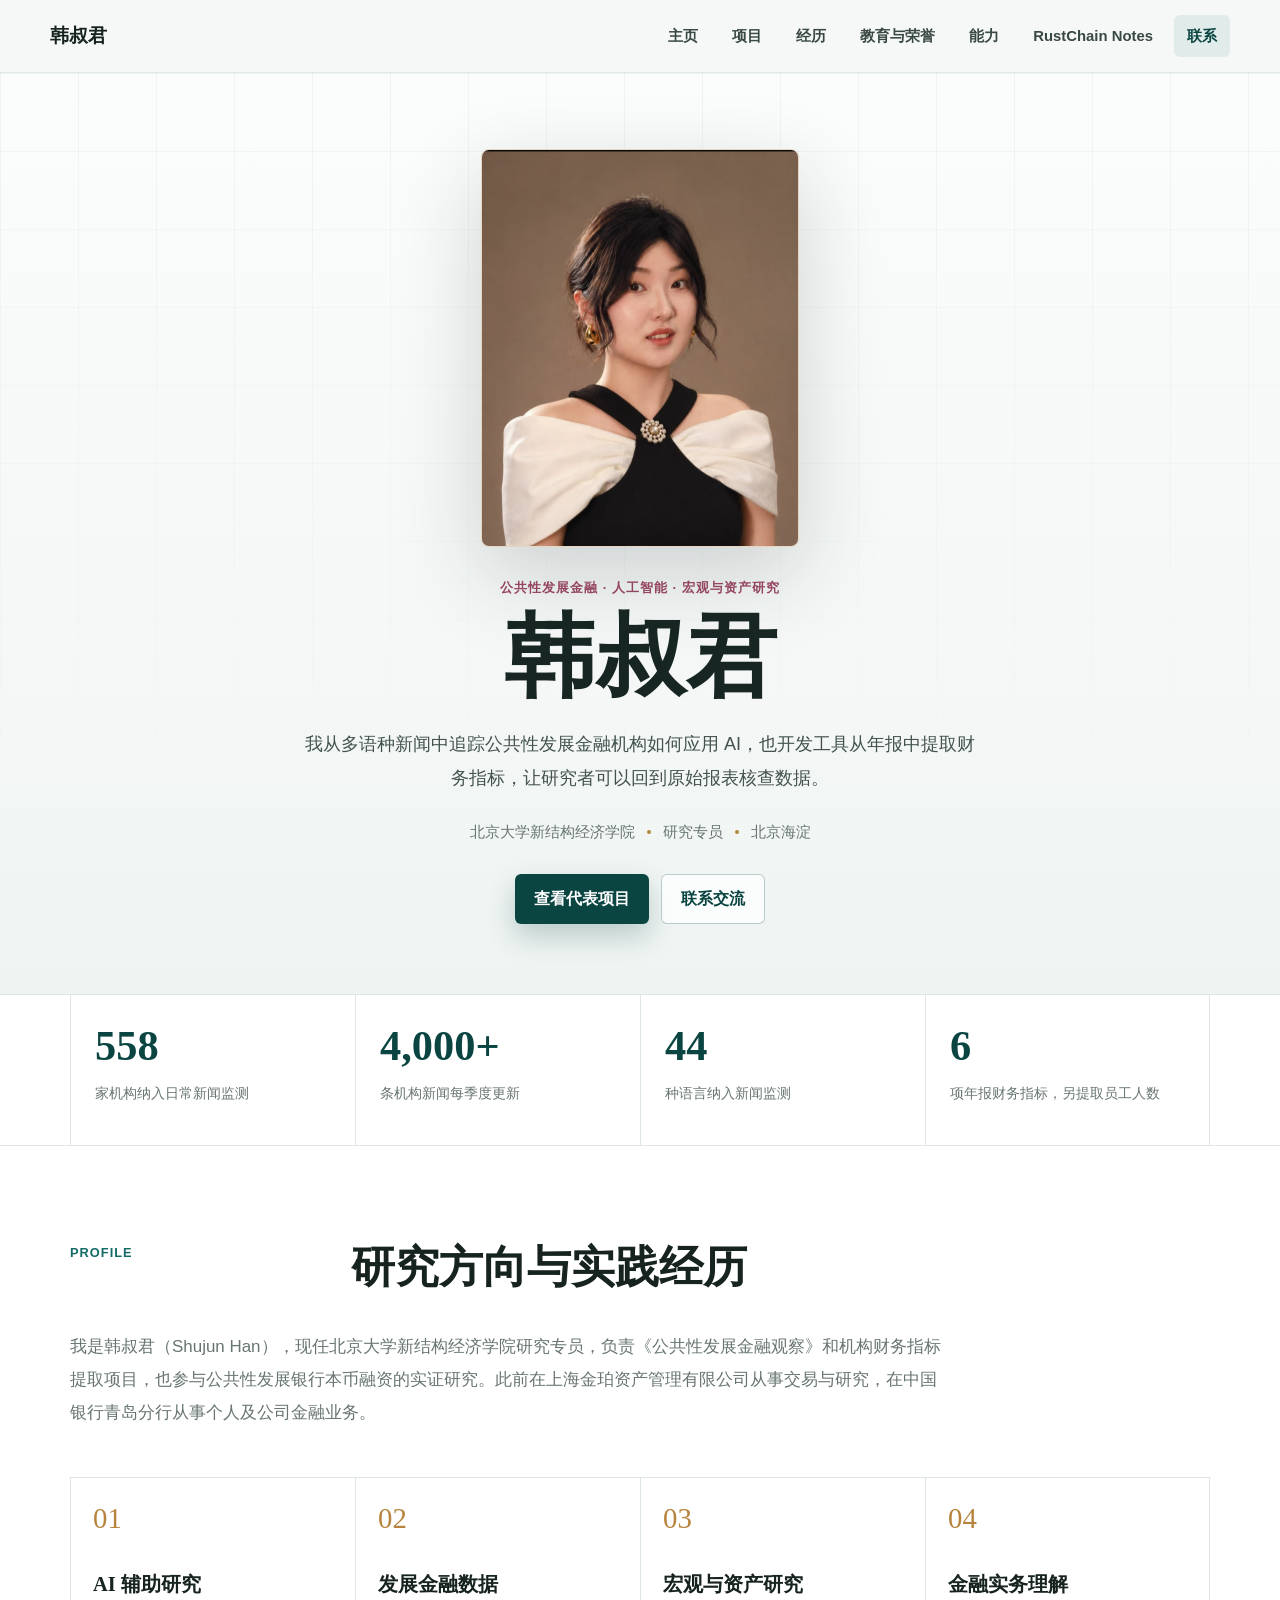
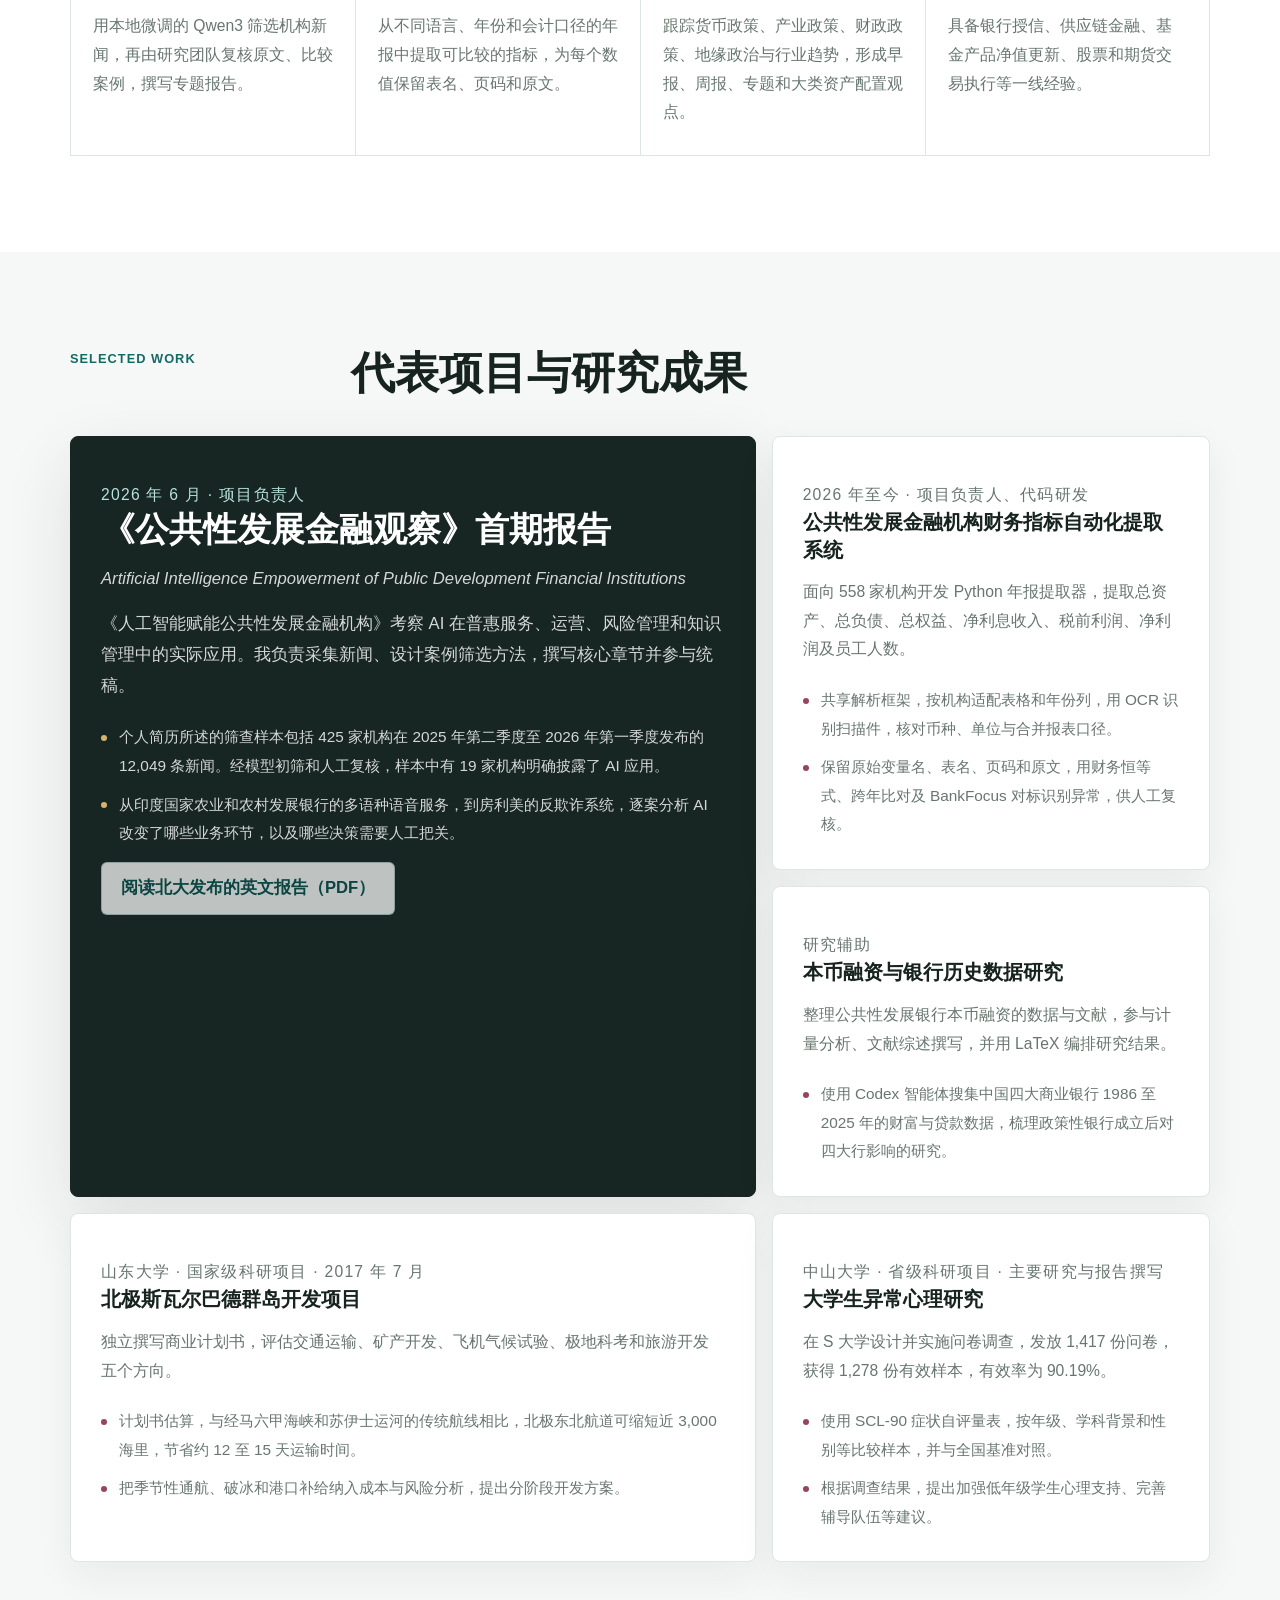
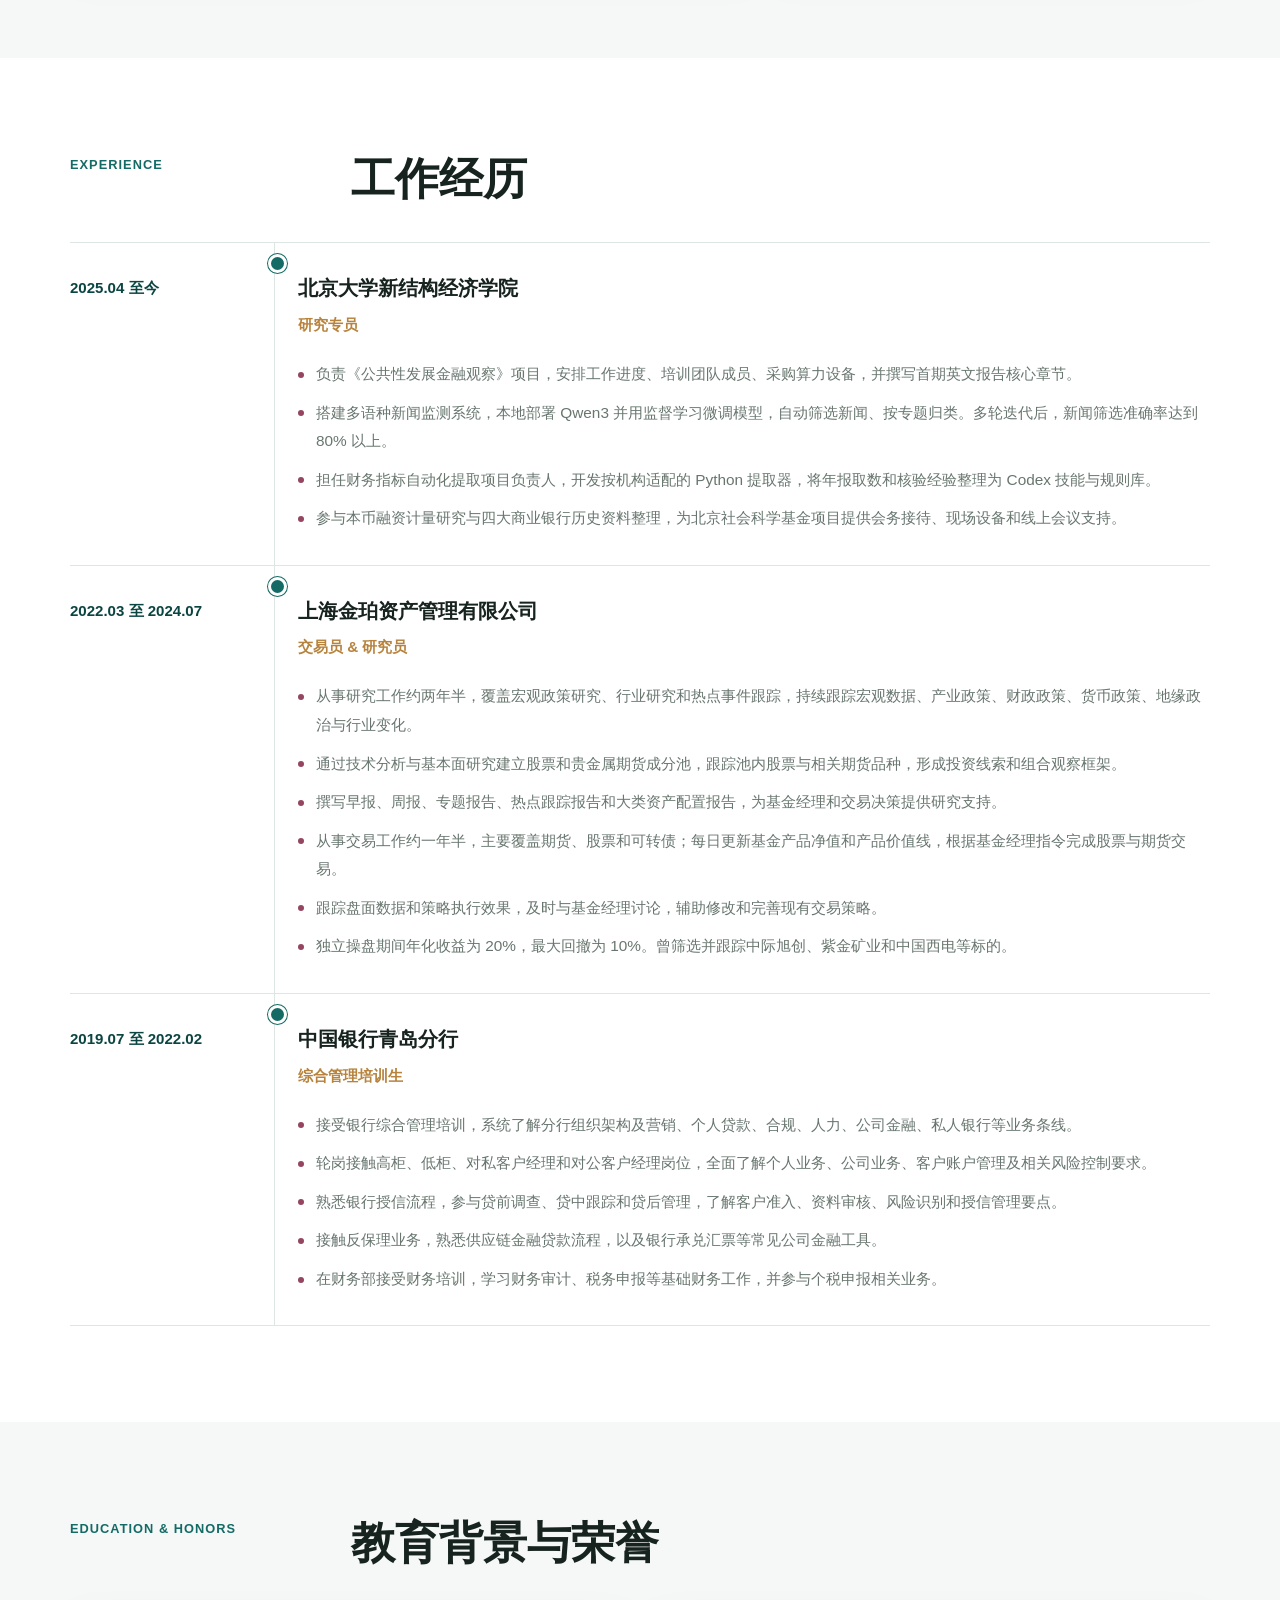
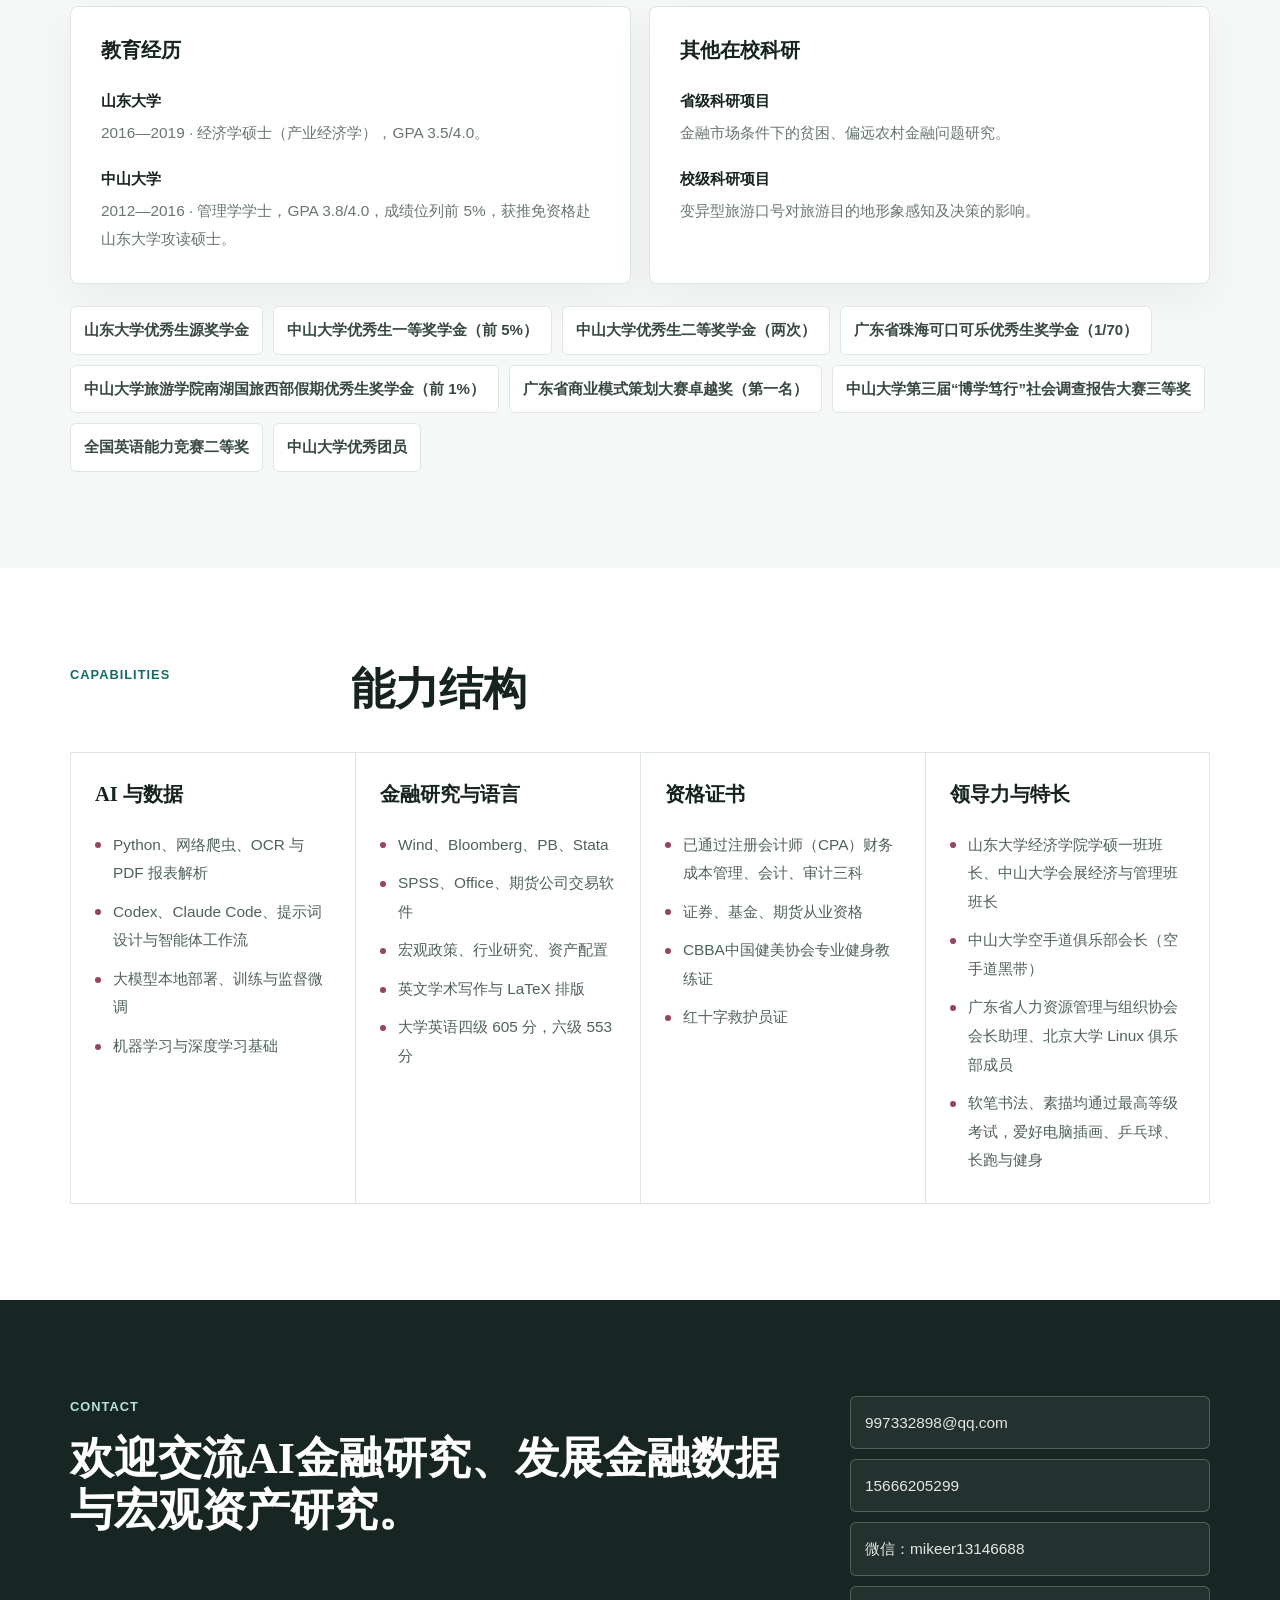
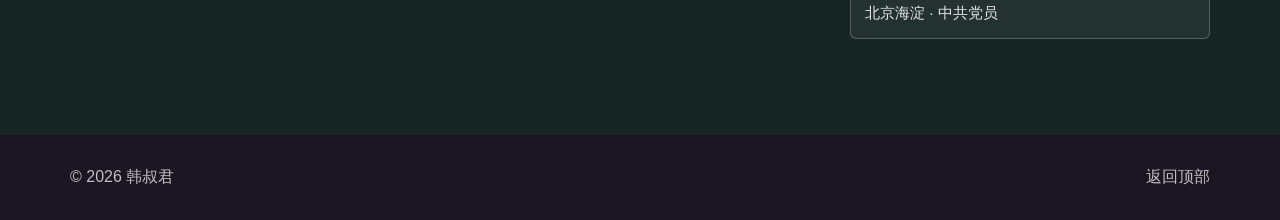
<file: index.html>
<!doctype html>
<html lang="zh-CN">
  <head>
    <meta charset="utf-8">
    <meta name="viewport" content="width=device-width, initial-scale=1">
    <title>韩叔君 Shujun Han | 公共性发展金融与 AI 研究</title>
    <meta
      name="description"
      content="韩叔君，北京大学新结构经济学院研究专员。研究公共性发展金融机构的 AI 应用与本币融资，负责多语种新闻监测及年报财务指标提取。"
    >
    <link rel="stylesheet" href="styles.css">
  </head>
  <body>
    <header class="site-header">
      <div class="header-inner">
        <a class="brand" href="#top" aria-label="回到首页">韩叔君</a>
        <button class="nav-toggle" type="button" aria-label="打开导航" aria-expanded="false">
          <span></span>
          <span></span>
          <span></span>
        </button>
        <nav class="nav-links" aria-label="主导航">
          <a href="#about">主页</a>
          <a href="#projects">项目</a>
          <a href="#experience">经历</a>
          <a href="#education">教育与荣誉</a>
          <a href="#skills">能力</a>
          <a href="rustchain-bottube-notes.html">RustChain Notes</a>
          <a href="#contact">联系</a>
        </nav>
      </div>
    </header>

    <main id="top">
      <section class="hero" aria-label="个人首页">
        <div class="hero-shell">
          <figure class="hero-portrait">
            <img src="assets/profile.jpg" alt="韩叔君个人肖像">
          </figure>
          <div class="hero-content">
            <p class="eyebrow">公共性发展金融 · 人工智能 · 宏观与资产研究</p>
            <h1>韩叔君</h1>
            <p class="hero-lead">
              我从多语种新闻中追踪公共性发展金融机构如何应用 AI，也开发工具从年报中提取财务指标，让研究者可以回到原始报表核查数据。
            </p>
            <div class="hero-meta" aria-label="当前身份">
              <span>北京大学新结构经济学院</span>
              <span>研究专员</span>
              <span>北京海淀</span>
            </div>
            <div class="hero-actions" aria-label="主要操作">
              <a class="button primary" href="#projects">查看代表项目</a>
              <a class="button secondary" href="#contact">联系交流</a>
            </div>
          </div>
        </div>
      </section>

      <section class="proof-section" aria-label="核心成果">
        <div class="container proof-grid">
          <div class="proof-item">
            <strong>558</strong>
            <span>家机构纳入日常新闻监测</span>
          </div>
          <div class="proof-item">
            <strong>4,000+</strong>
            <span>条机构新闻每季度更新</span>
          </div>
          <div class="proof-item">
            <strong>44</strong>
            <span>种语言纳入新闻监测</span>
          </div>
          <div class="proof-item">
            <strong>6</strong>
            <span>项年报财务指标，另提取员工人数</span>
          </div>
        </div>
      </section>

      <section class="section intro-section" id="about" data-reveal>
        <div class="container">
          <div class="section-heading">
            <p class="kicker">Profile</p>
            <h2>研究方向与实践经历</h2>
          </div>
          <p class="section-summary">
            我是韩叔君（<span lang="en">Shujun Han</span>），现任北京大学新结构经济学院研究专员，负责《公共性发展金融观察》和机构财务指标提取项目，也参与公共性发展银行本币融资的实证研究。此前在上海金珀资产管理有限公司从事交易与研究，在中国银行青岛分行从事个人及公司金融业务。
          </p>

          <div class="focus-grid">
            <article class="focus-card" data-reveal>
              <span class="focus-number">01</span>
              <h3>AI 辅助研究</h3>
              <p>用本地微调的 Qwen3 筛选机构新闻，再由研究团队复核原文、比较案例，撰写专题报告。</p>
            </article>
            <article class="focus-card" data-reveal>
              <span class="focus-number">02</span>
              <h3>发展金融数据</h3>
              <p>从不同语言、年份和会计口径的年报中提取可比较的指标，为每个数值保留表名、页码和原文。</p>
            </article>
            <article class="focus-card" data-reveal>
              <span class="focus-number">03</span>
              <h3>宏观与资产研究</h3>
              <p>跟踪货币政策、产业政策、财政政策、地缘政治与行业趋势，形成早报、周报、专题和大类资产配置观点。</p>
            </article>
            <article class="focus-card" data-reveal>
              <span class="focus-number">04</span>
              <h3>金融实务理解</h3>
              <p>具备银行授信、供应链金融、基金产品净值更新、股票和期货交易执行等一线经验。</p>
            </article>
          </div>
        </div>
      </section>

      <section class="section projects-section" id="projects" data-reveal>
        <div class="container">
          <div class="section-heading">
            <p class="kicker">Selected Work</p>
            <h2>代表项目与研究成果</h2>
          </div>

          <div class="project-grid">
            <article class="project-card featured" data-reveal>
              <p class="project-label"><time datetime="2026-06">2026 年 6 月</time> · 项目负责人</p>
              <h3>《公共性发展金融观察》首期报告</h3>
              <p lang="en"><cite>Artificial Intelligence Empowerment of Public Development Financial Institutions</cite></p>
              <p>
                《人工智能赋能公共性发展金融机构》考察 AI 在普惠服务、运营、风险管理和知识管理中的实际应用。我负责采集新闻、设计案例筛选方法，撰写核心章节并参与统稿。
              </p>
              <ul>
                <li>个人简历所述的筛查样本包括 425 家机构在 2025 年第二季度至 2026 年第一季度发布的 12,049 条新闻。经模型初筛和人工复核，样本中有 19 家机构明确披露了 AI 应用。</li>
                <li>从印度国家农业和农村发展银行的多语种语音服务，到房利美的反欺诈系统，逐案分析 AI 改变了哪些业务环节，以及哪些决策需要人工把关。</li>
              </ul>
              <p><a class="button secondary" href="https://www.nse.pku.edu.cn/en/docs/2026-09/506c05f8895b480d93b6e362294aceca.pdf" hreflang="en" type="application/pdf">阅读北大发布的英文报告（PDF）</a></p>
            </article>

            <article class="project-card" data-reveal>
              <p class="project-label">2026 年至今 · 项目负责人、代码研发</p>
              <h3>公共性发展金融机构财务指标自动化提取系统</h3>
              <p>
                面向 558 家机构开发 Python 年报提取器，提取总资产、总负债、总权益、净利息收入、税前利润、净利润及员工人数。
              </p>
              <ul>
                <li>共享解析框架，按机构适配表格和年份列，用 OCR 识别扫描件，核对币种、单位与合并报表口径。</li>
                <li>保留原始变量名、表名、页码和原文，用财务恒等式、跨年比对及 BankFocus 对标识别异常，供人工复核。</li>
              </ul>
            </article>

            <article class="project-card" data-reveal>
              <p class="project-label">研究辅助</p>
              <h3>本币融资与银行历史数据研究</h3>
              <p>
                整理公共性发展银行本币融资的数据与文献，参与计量分析、文献综述撰写，并用 LaTeX 编排研究结果。
              </p>
              <ul>
                <li>使用 Codex 智能体搜集中国四大商业银行 1986 至 2025 年的财富与贷款数据，梳理政策性银行成立后对四大行影响的研究。</li>
              </ul>
            </article>

            <article class="project-card" data-reveal>
              <p class="project-label">山东大学 · 国家级科研项目 · <time datetime="2017-07">2017 年 7 月</time></p>
              <h3>北极斯瓦尔巴德群岛开发项目</h3>
              <p>独立撰写商业计划书，评估交通运输、矿产开发、飞机气候试验、极地科考和旅游开发五个方向。</p>
              <ul>
                <li>计划书估算，与经马六甲海峡和苏伊士运河的传统航线相比，北极东北航道可缩短近 3,000 海里，节省约 12 至 15 天运输时间。</li>
                <li>把季节性通航、破冰和港口补给纳入成本与风险分析，提出分阶段开发方案。</li>
              </ul>
            </article>

            <article class="project-card" data-reveal>
              <p class="project-label">中山大学 · 省级科研项目 · 主要研究与报告撰写</p>
              <h3>大学生异常心理研究</h3>
              <p>在 S 大学设计并实施问卷调查，发放 1,417 份问卷，获得 1,278 份有效样本，有效率为 90.19%。</p>
              <ul>
                <li>使用 SCL-90 症状自评量表，按年级、学科背景和性别等比较样本，并与全国基准对照。</li>
                <li>根据调查结果，提出加强低年级学生心理支持、完善辅导队伍等建议。</li>
              </ul>
            </article>
          </div>
        </div>
      </section>

      <section class="section timeline-section" id="experience" data-reveal>
        <div class="container">
          <div class="section-heading">
            <p class="kicker">Experience</p>
            <h2>工作经历</h2>
          </div>

          <ol class="timeline">
            <li class="timeline-item">
              <time datetime="2025-04">2025.04 至今</time>
              <article class="timeline-panel">
                <h3>北京大学新结构经济学院</h3>
                <p class="role">研究专员</p>
                <ul>
                  <li>负责《公共性发展金融观察》项目，安排工作进度、培训团队成员、采购算力设备，并撰写首期英文报告核心章节。</li>
                  <li>搭建多语种新闻监测系统，本地部署 Qwen3 并用监督学习微调模型，自动筛选新闻、按专题归类。多轮迭代后，新闻筛选准确率达到 80% 以上。</li>
                  <li>担任财务指标自动化提取项目负责人，开发按机构适配的 Python 提取器，将年报取数和核验经验整理为 Codex 技能与规则库。</li>
                  <li>参与本币融资计量研究与四大商业银行历史资料整理，为北京社会科学基金项目提供会务接待、现场设备和线上会议支持。</li>
                </ul>
              </article>
            </li>

            <li class="timeline-item">
              <time datetime="2022-03">2022.03 至 2024.07</time>
              <article class="timeline-panel">
                <h3>上海金珀资产管理有限公司</h3>
                <p class="role">交易员 &amp; 研究员</p>
                <ul>
                  <li>从事研究工作约两年半，覆盖宏观政策研究、行业研究和热点事件跟踪，持续跟踪宏观数据、产业政策、财政政策、货币政策、地缘政治与行业变化。</li>
                  <li>通过技术分析与基本面研究建立股票和贵金属期货成分池，跟踪池内股票与相关期货品种，形成投资线索和组合观察框架。</li>
                  <li>撰写早报、周报、专题报告、热点跟踪报告和大类资产配置报告，为基金经理和交易决策提供研究支持。</li>
                  <li>从事交易工作约一年半，主要覆盖期货、股票和可转债；每日更新基金产品净值和产品价值线，根据基金经理指令完成股票与期货交易。</li>
                  <li>跟踪盘面数据和策略执行效果，及时与基金经理讨论，辅助修改和完善现有交易策略。</li>
                  <li>独立操盘期间年化收益为 20%，最大回撤为 10%。曾筛选并跟踪中际旭创、紫金矿业和中国西电等标的。</li>
                </ul>
              </article>
            </li>

            <li class="timeline-item">
              <time datetime="2019-07">2019.07 至 2022.02</time>
              <article class="timeline-panel">
                <h3>中国银行青岛分行</h3>
                <p class="role">综合管理培训生</p>
                <ul>
                  <li>接受银行综合管理培训，系统了解分行组织架构及营销、个人贷款、合规、人力、公司金融、私人银行等业务条线。</li>
                  <li>轮岗接触高柜、低柜、对私客户经理和对公客户经理岗位，全面了解个人业务、公司业务、客户账户管理及相关风险控制要求。</li>
                  <li>熟悉银行授信流程，参与贷前调查、贷中跟踪和贷后管理，了解客户准入、资料审核、风险识别和授信管理要点。</li>
                  <li>接触反保理业务，熟悉供应链金融贷款流程，以及银行承兑汇票等常见公司金融工具。</li>
                  <li>在财务部接受财务培训，学习财务审计、税务申报等基础财务工作，并参与个税申报相关业务。</li>
                </ul>
              </article>
            </li>
          </ol>
        </div>
      </section>

      <section class="section education-section" id="education" data-reveal>
        <div class="container">
          <div class="section-heading">
            <p class="kicker">Education & Honors</p>
            <h2>教育背景与荣誉</h2>
          </div>

          <div class="split-layout">
            <article class="info-block">
              <h3>教育经历</h3>
              <ul class="clean-list">
                <li>
                  <strong>山东大学</strong>
                  <span>2016—2019 · 经济学硕士（产业经济学），GPA 3.5/4.0。</span>
                </li>
                <li>
                  <strong>中山大学</strong>
                  <span>2012—2016 · 管理学学士，GPA 3.8/4.0，成绩位列前 5%，获推免资格赴山东大学攻读硕士。</span>
                </li>
              </ul>
            </article>

            <article class="info-block">
              <h3>其他在校科研</h3>
              <ul class="clean-list">
                <li><strong>省级科研项目</strong>金融市场条件下的贫困、偏远农村金融问题研究。</li>
                <li><strong>校级科研项目</strong>变异型旅游口号对旅游目的地形象感知及决策的影响。</li>
              </ul>
            </article>
          </div>

          <div class="honor-strip" aria-label="在校荣誉">
            <span>山东大学优秀生源奖学金</span>
            <span>中山大学优秀生一等奖学金（前 5%）</span>
            <span>中山大学优秀生二等奖学金（两次）</span>
            <span>广东省珠海可口可乐优秀生奖学金（1/70）</span>
            <span>中山大学旅游学院南湖国旅西部假期优秀生奖学金（前 1%）</span>
            <span>广东省商业模式策划大赛卓越奖（第一名）</span>
            <span>中山大学第三届“博学笃行”社会调查报告大赛三等奖</span>
            <span>全国英语能力竞赛二等奖</span>
            <span>中山大学优秀团员</span>
          </div>
        </div>
      </section>

      <section class="section skills-section" id="skills" data-reveal>
        <div class="container">
          <div class="section-heading">
            <p class="kicker">Capabilities</p>
            <h2>能力结构</h2>
          </div>

          <div class="skills-grid">
            <article class="skill-card">
              <h3>AI 与数据</h3>
              <ul>
                <li>Python、网络爬虫、OCR 与 PDF 报表解析</li>
                <li>Codex、Claude Code、提示词设计与智能体工作流</li>
                <li>大模型本地部署、训练与监督微调</li>
                <li>机器学习与深度学习基础</li>
              </ul>
            </article>
            <article class="skill-card">
              <h3>金融研究与语言</h3>
              <ul>
                <li>Wind、Bloomberg、PB、Stata</li>
                <li>SPSS、Office、期货公司交易软件</li>
                <li>宏观政策、行业研究、资产配置</li>
                <li>英文学术写作与 LaTeX 排版</li>
                <li>大学英语四级 605 分，六级 553 分</li>
              </ul>
            </article>
            <article class="skill-card">
              <h3>资格证书</h3>
              <ul>
                <li>已通过注册会计师（CPA）财务成本管理、会计、审计三科</li>
                <li>证券、基金、期货从业资格</li>
                <li>CBBA中国健美协会专业健身教练证</li>
                <li>红十字救护员证</li>
              </ul>
            </article>
            <article class="skill-card">
              <h3>领导力与特长</h3>
              <ul>
                <li>山东大学经济学院学硕一班班长、中山大学会展经济与管理班班长</li>
                <li>中山大学空手道俱乐部会长（空手道黑带）</li>
                <li>广东省人力资源管理与组织协会会长助理、北京大学 Linux 俱乐部成员</li>
                <li>软笔书法、素描均通过最高等级考试，爱好电脑插画、乒乓球、长跑与健身</li>
              </ul>
            </article>
          </div>
        </div>
      </section>

      <section class="contact-section" id="contact" data-reveal>
        <div class="container contact-layout">
          <div>
            <p class="kicker">Contact</p>
            <h2>欢迎交流AI金融研究、发展金融数据与宏观资产研究。</h2>
          </div>
          <div class="contact-list" aria-label="联系方式">
            <a href="mailto:997332898@qq.com">997332898@qq.com</a>
            <a href="tel:15666205299">15666205299</a>
            <span>微信：mikeer13146688</span>
            <span>北京海淀 · 中共党员</span>
          </div>
        </div>
      </section>
    </main>

    <footer class="site-footer">
      <div class="container footer-inner">
        <span>© 2026 韩叔君</span>
        <a href="#top">返回顶部</a>
      </div>
    </footer>

    <script src="script.js"></script>
  </body>
</html>
</file>
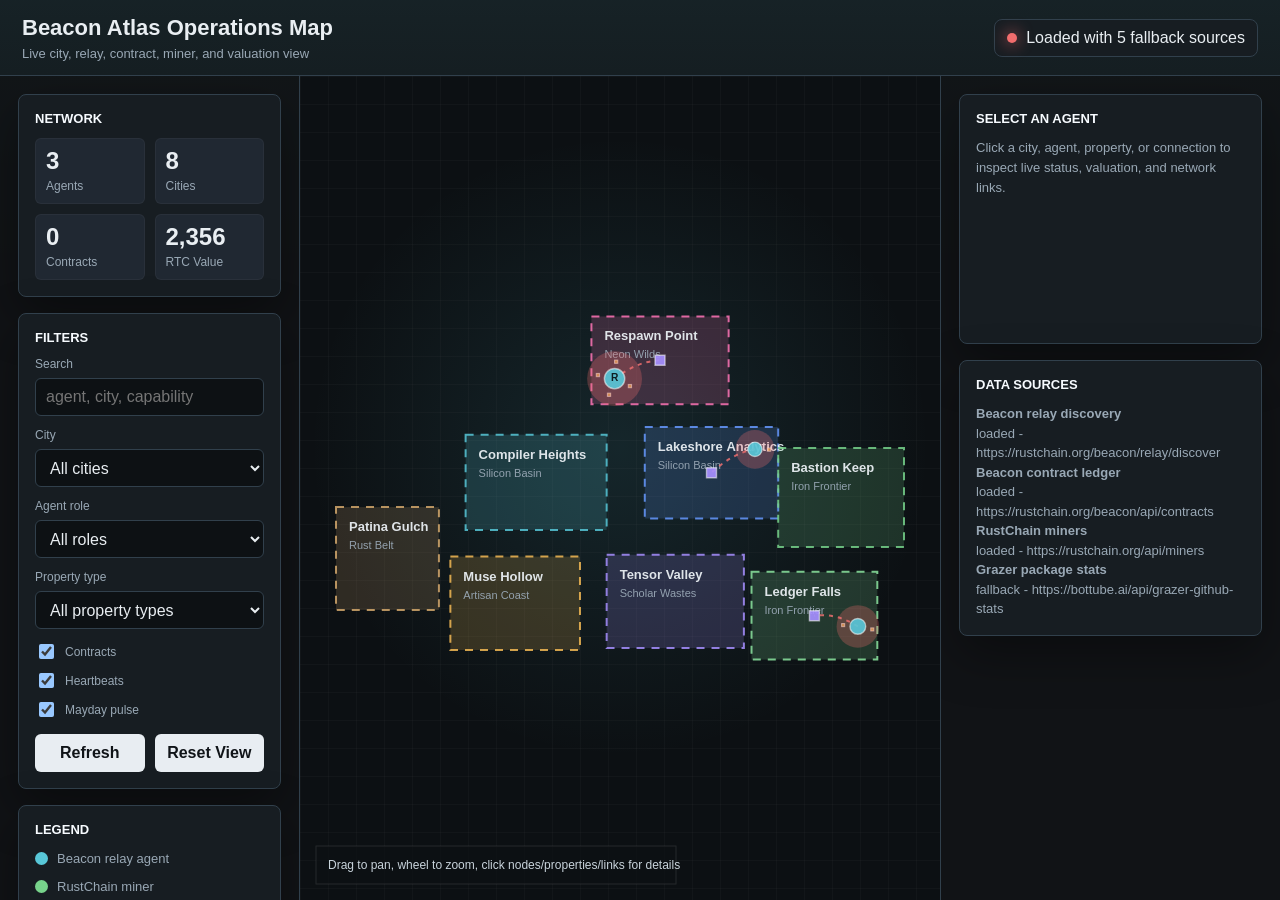
<file: beacon-atlas-ops-map/index.html>
<!doctype html>
<html lang="en">
<head>
  <meta charset="utf-8">
  <meta name="viewport" content="width=device-width, initial-scale=1">
  <title>Beacon Atlas Operations Map</title>
  <meta name="description" content="Interactive Beacon Atlas operations map with live relay, contract, miner, and valuation data.">
  <link rel="icon" href="data:,">
  <link rel="stylesheet" href="styles.css">
</head>
<body>
  <header class="topbar">
    <div>
      <h1>Beacon Atlas Operations Map</h1>
      <p id="subtitle">Live city, relay, contract, miner, and valuation view</p>
    </div>
    <div class="status-strip" aria-live="polite">
      <span id="status-dot" class="status-dot"></span>
      <span id="status-text">Loading data</span>
    </div>
  </header>

  <main class="shell">
    <aside class="sidebar" aria-label="Atlas controls">
      <section class="panel">
        <h2>Network</h2>
        <div class="metric-grid">
          <div><strong id="metric-agents">0</strong><span>Agents</span></div>
          <div><strong id="metric-cities">0</strong><span>Cities</span></div>
          <div><strong id="metric-contracts">0</strong><span>Contracts</span></div>
          <div><strong id="metric-value">0</strong><span>RTC Value</span></div>
        </div>
      </section>

      <section class="panel">
        <h2>Filters</h2>
        <label class="field">
          <span>Search</span>
          <input id="search" type="search" placeholder="agent, city, capability">
        </label>

        <label class="field">
          <span>City</span>
          <select id="city-filter">
            <option value="all">All cities</option>
          </select>
        </label>

        <label class="field">
          <span>Agent role</span>
          <select id="role-filter">
            <option value="all">All roles</option>
            <option value="relay">Beacon relay</option>
            <option value="miner">RustChain miner</option>
            <option value="external">External contract node</option>
          </select>
        </label>

        <label class="field">
          <span>Property type</span>
          <select id="property-filter">
            <option value="all">All property types</option>
            <option value="compute lot">Compute lot</option>
            <option value="relay booth">Relay booth</option>
            <option value="contract vault">Contract vault</option>
            <option value="sensor roof">Sensor roof</option>
          </select>
        </label>

        <div class="toggle-row">
          <label><input id="toggle-contracts" type="checkbox" checked> Contracts</label>
          <label><input id="toggle-heartbeats" type="checkbox" checked> Heartbeats</label>
          <label><input id="toggle-mayday" type="checkbox" checked> Mayday pulse</label>
        </div>

        <div class="button-row">
          <button id="refresh" type="button">Refresh</button>
          <button id="reset-view" type="button">Reset View</button>
        </div>
      </section>

      <section class="panel">
        <h2>Legend</h2>
        <ul class="legend">
          <li><span class="swatch relay"></span> Beacon relay agent</li>
          <li><span class="swatch miner"></span> RustChain miner</li>
          <li><span class="swatch external"></span> External contract endpoint</li>
          <li><span class="line contract"></span> RTC contract</li>
          <li><span class="line heartbeat"></span> Heartbeat</li>
          <li><span class="line mayday"></span> Stale heartbeat / mayday</li>
        </ul>
      </section>
    </aside>

    <section class="map-wrap" aria-label="Beacon Atlas map">
      <canvas id="atlas" width="1400" height="900"></canvas>
      <div id="tooltip" class="tooltip" role="status"></div>
    </section>

    <aside class="details" aria-label="Selected item details">
      <section class="panel detail-panel">
        <h2 id="detail-title">Select an agent</h2>
        <div id="detail-body" class="detail-body">
          <p>Click a city, agent, property, or connection to inspect live status, valuation, and network links.</p>
        </div>
      </section>

      <section class="panel">
        <h2>Data Sources</h2>
        <ul id="source-list" class="source-list">
          <li>Beacon relay discovery</li>
          <li>Beacon contract ledger</li>
          <li>RustChain miners</li>
          <li>Grazer package stats</li>
        </ul>
      </section>
    </aside>
  </main>

  <script src="app.js"></script>
</body>
</html>
</file>
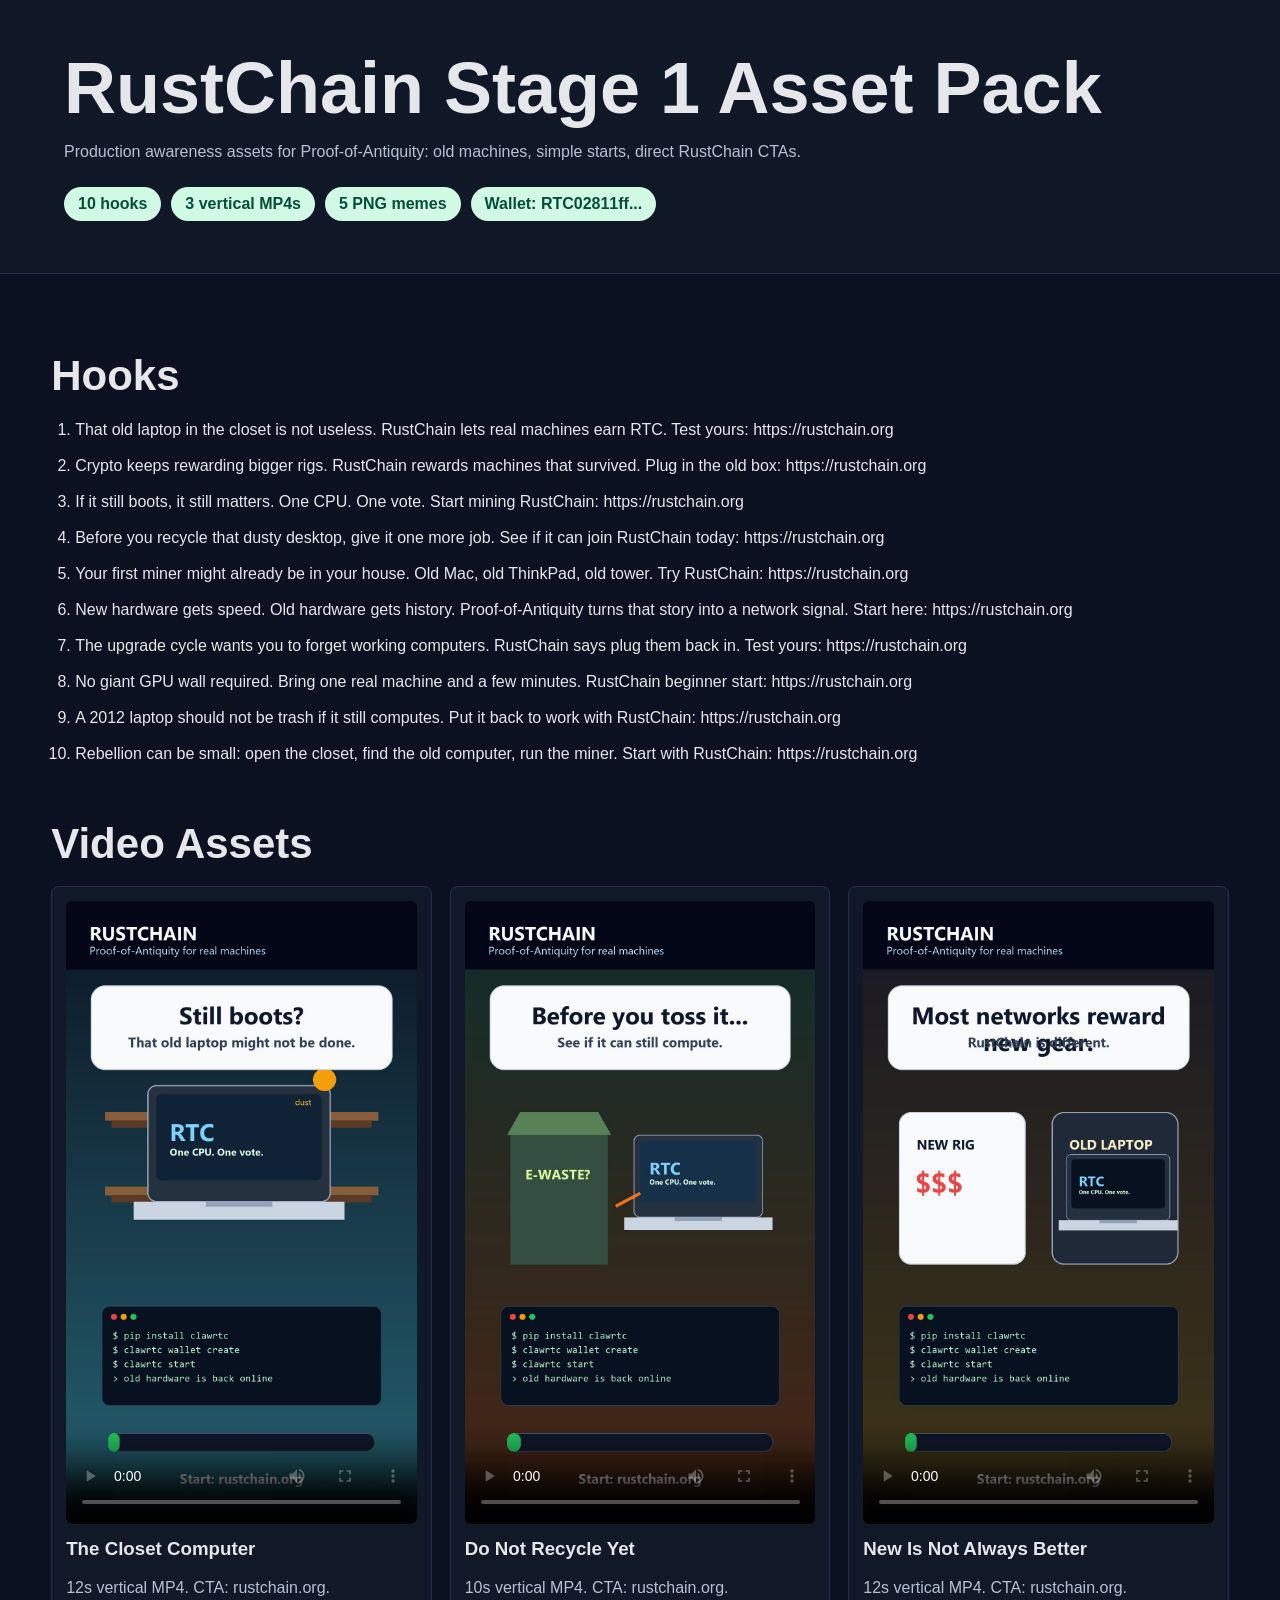
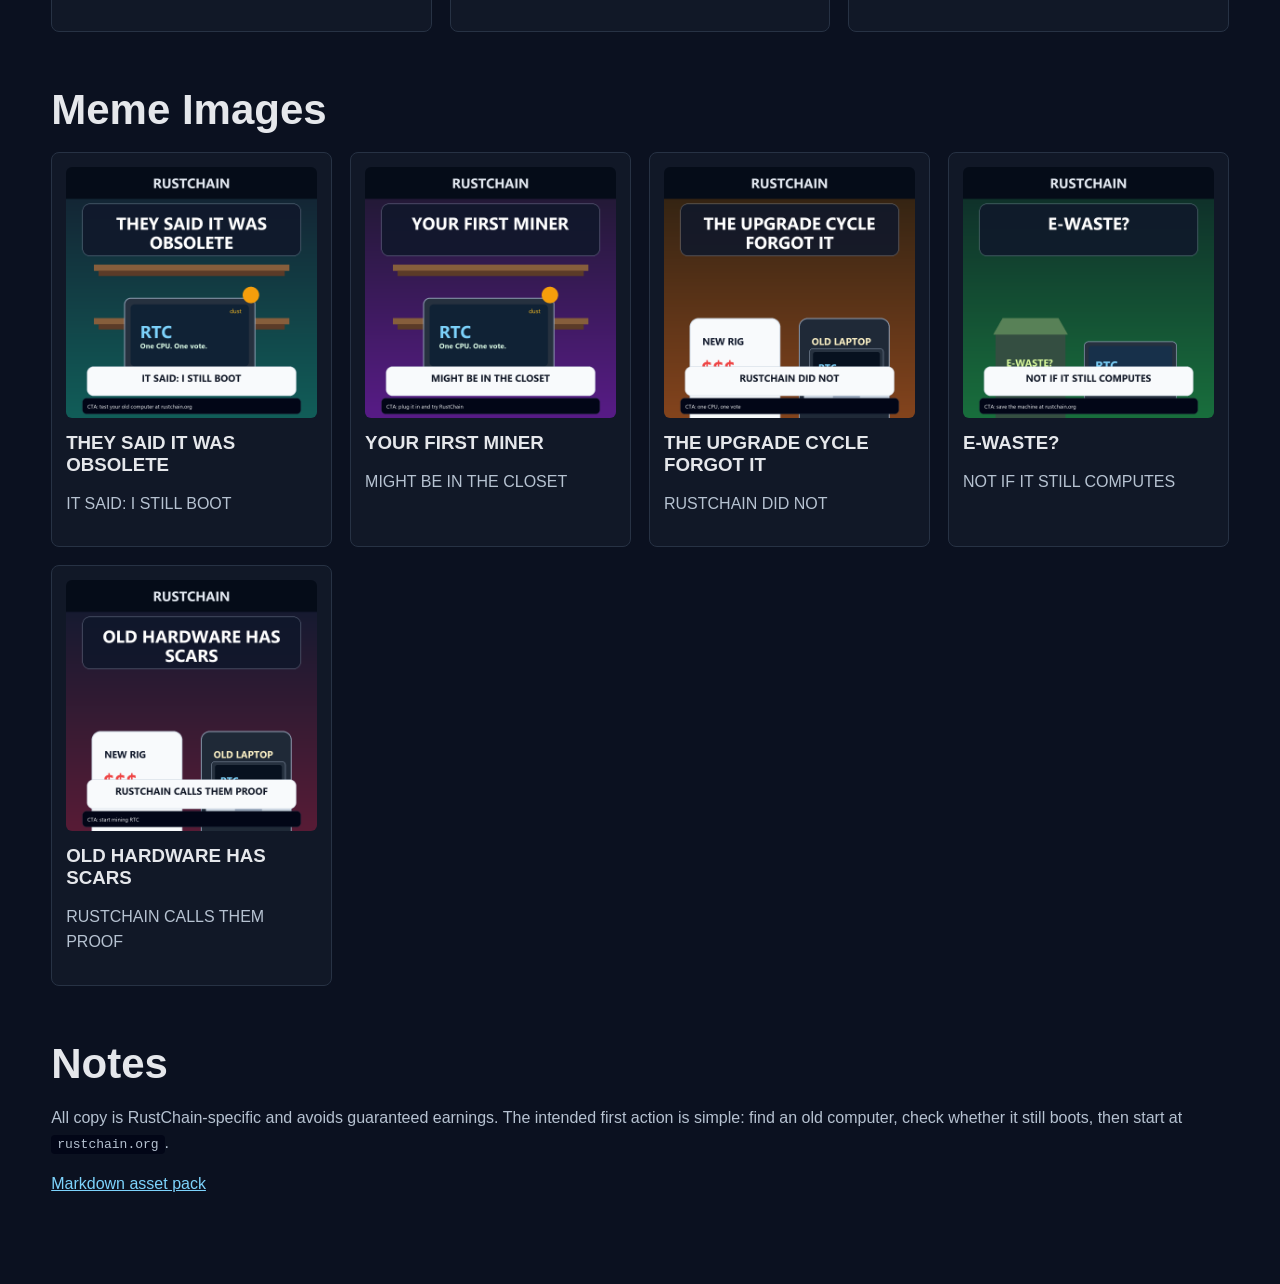
<file: stage1-rustchain-assets/index.html>
<!doctype html>
<html lang="en">
<head>
  <meta charset="utf-8">
  <meta name="viewport" content="width=device-width, initial-scale=1">
  <title>RustChain Stage 1 Asset Pack</title>
  <style>
    :root {
      color-scheme: dark;
      font-family: Segoe UI, Arial, sans-serif;
      background: #0b1120;
      color: #e5e7eb;
    }
    body { margin: 0; }
    header { padding: 52px clamp(20px, 5vw, 72px); background: #101827; border-bottom: 1px solid #263244; }
    h1 { margin: 0 0 12px; font-size: clamp(34px, 6vw, 72px); line-height: 1; }
    h2 { margin: 54px 0 18px; font-size: clamp(26px, 4vw, 42px); }
    h3 { margin: 14px 0 8px; }
    p { color: #b6c2d1; line-height: 1.55; }
    main { max-width: 1180px; margin: auto; padding: 24px clamp(18px, 4vw, 52px) 72px; }
    .meta { display: flex; flex-wrap: wrap; gap: 10px; margin-top: 22px; }
    .pill { background: #d1fae5; color: #064e3b; padding: 8px 14px; border-radius: 999px; font-weight: 700; }
    ol { display: grid; gap: 12px; padding-left: 24px; }
    li { line-height: 1.5; }
    .grid { display: grid; grid-template-columns: repeat(auto-fit, minmax(260px, 1fr)); gap: 18px; }
    article { background: #111827; border: 1px solid #273244; border-radius: 8px; padding: 14px; }
    img, video { width: 100%; display: block; border-radius: 6px; background: #020617; }
    video { aspect-ratio: 9 / 16; object-fit: cover; }
    img { aspect-ratio: 1 / 1; object-fit: cover; }
    code { background: #020617; padding: 2px 6px; border-radius: 4px; }
    a { color: #7dd3fc; }
  </style>
</head>
<body>
  <header>
    <h1>RustChain Stage 1 Asset Pack</h1>
    <p>Production awareness assets for Proof-of-Antiquity: old machines, simple starts, direct RustChain CTAs.</p>
    <div class="meta">
      <span class="pill">10 hooks</span>
      <span class="pill">3 vertical MP4s</span>
      <span class="pill">5 PNG memes</span>
      <span class="pill">Wallet: RTC02811ff...</span>
    </div>
  </header>
  <main>
    <h2>Hooks</h2>
    <ol><li>That old laptop in the closet is not useless. RustChain lets real machines earn RTC. Test yours: https://rustchain.org</li>
<li>Crypto keeps rewarding bigger rigs. RustChain rewards machines that survived. Plug in the old box: https://rustchain.org</li>
<li>If it still boots, it still matters. One CPU. One vote. Start mining RustChain: https://rustchain.org</li>
<li>Before you recycle that dusty desktop, give it one more job. See if it can join RustChain today: https://rustchain.org</li>
<li>Your first miner might already be in your house. Old Mac, old ThinkPad, old tower. Try RustChain: https://rustchain.org</li>
<li>New hardware gets speed. Old hardware gets history. Proof-of-Antiquity turns that story into a network signal. Start here: https://rustchain.org</li>
<li>The upgrade cycle wants you to forget working computers. RustChain says plug them back in. Test yours: https://rustchain.org</li>
<li>No giant GPU wall required. Bring one real machine and a few minutes. RustChain beginner start: https://rustchain.org</li>
<li>A 2012 laptop should not be trash if it still computes. Put it back to work with RustChain: https://rustchain.org</li>
<li>Rebellion can be small: open the closet, find the old computer, run the miner. Start with RustChain: https://rustchain.org</li></ol>

    <h2>Video Assets</h2>
    <div class="grid">
        <article>
          <video controls preload="metadata" poster="thumbs/01-closet-computer.jpg">
            <source src="videos/01-closet-computer.mp4" type="video/mp4">
          </video>
          <h3>The Closet Computer</h3>
          <p>12s vertical MP4. CTA: rustchain.org.</p>
        </article>
        

        <article>
          <video controls preload="metadata" poster="thumbs/02-do-not-recycle-yet.jpg">
            <source src="videos/02-do-not-recycle-yet.mp4" type="video/mp4">
          </video>
          <h3>Do Not Recycle Yet</h3>
          <p>10s vertical MP4. CTA: rustchain.org.</p>
        </article>
        

        <article>
          <video controls preload="metadata" poster="thumbs/03-new-is-not-always-better.jpg">
            <source src="videos/03-new-is-not-always-better.mp4" type="video/mp4">
          </video>
          <h3>New Is Not Always Better</h3>
          <p>12s vertical MP4. CTA: rustchain.org.</p>
        </article>
        </div>

    <h2>Meme Images</h2>
    <div class="grid">
        <article>
          <img src="memes/01-still-boots.png" alt="THEY SAID IT WAS OBSOLETE">
          <h3>THEY SAID IT WAS OBSOLETE</h3>
          <p>IT SAID: I STILL BOOT</p>
        </article>
        

        <article>
          <img src="memes/02-closet-miner.png" alt="YOUR FIRST MINER">
          <h3>YOUR FIRST MINER</h3>
          <p>MIGHT BE IN THE CLOSET</p>
        </article>
        

        <article>
          <img src="memes/03-upgrade-cycle.png" alt="THE UPGRADE CYCLE FORGOT IT">
          <h3>THE UPGRADE CYCLE FORGOT IT</h3>
          <p>RUSTCHAIN DID NOT</p>
        </article>
        

        <article>
          <img src="memes/04-not-ewaste-yet.png" alt="E-WASTE?">
          <h3>E-WASTE?</h3>
          <p>NOT IF IT STILL COMPUTES</p>
        </article>
        

        <article>
          <img src="memes/05-vintage-advantage.png" alt="OLD HARDWARE HAS SCARS">
          <h3>OLD HARDWARE HAS SCARS</h3>
          <p>RUSTCHAIN CALLS THEM PROOF</p>
        </article>
        </div>

    <h2>Notes</h2>
    <p>All copy is RustChain-specific and avoids guaranteed earnings. The intended first action is simple: find an old computer, check whether it still boots, then start at <code>rustchain.org</code>.</p>
    <p><a href="README.md">Markdown asset pack</a></p>
  </main>
</body>
</html>
</file>
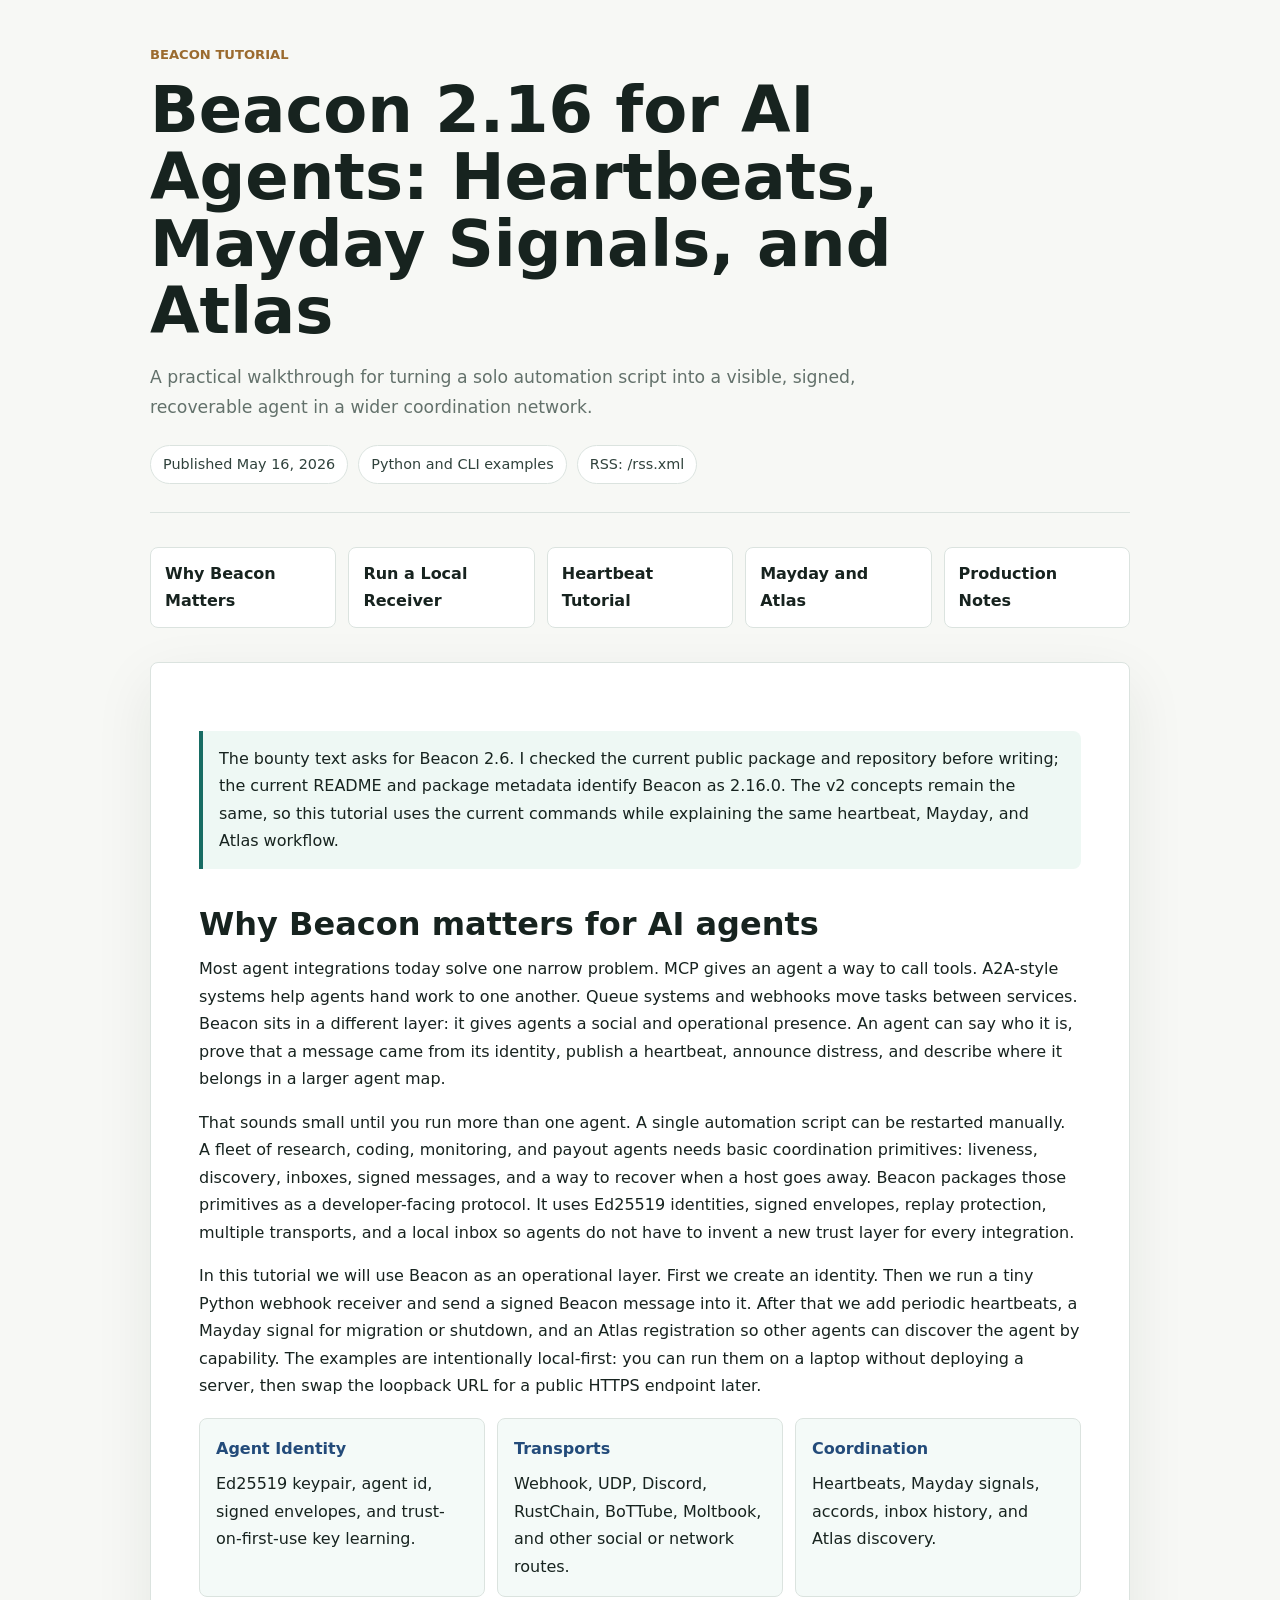
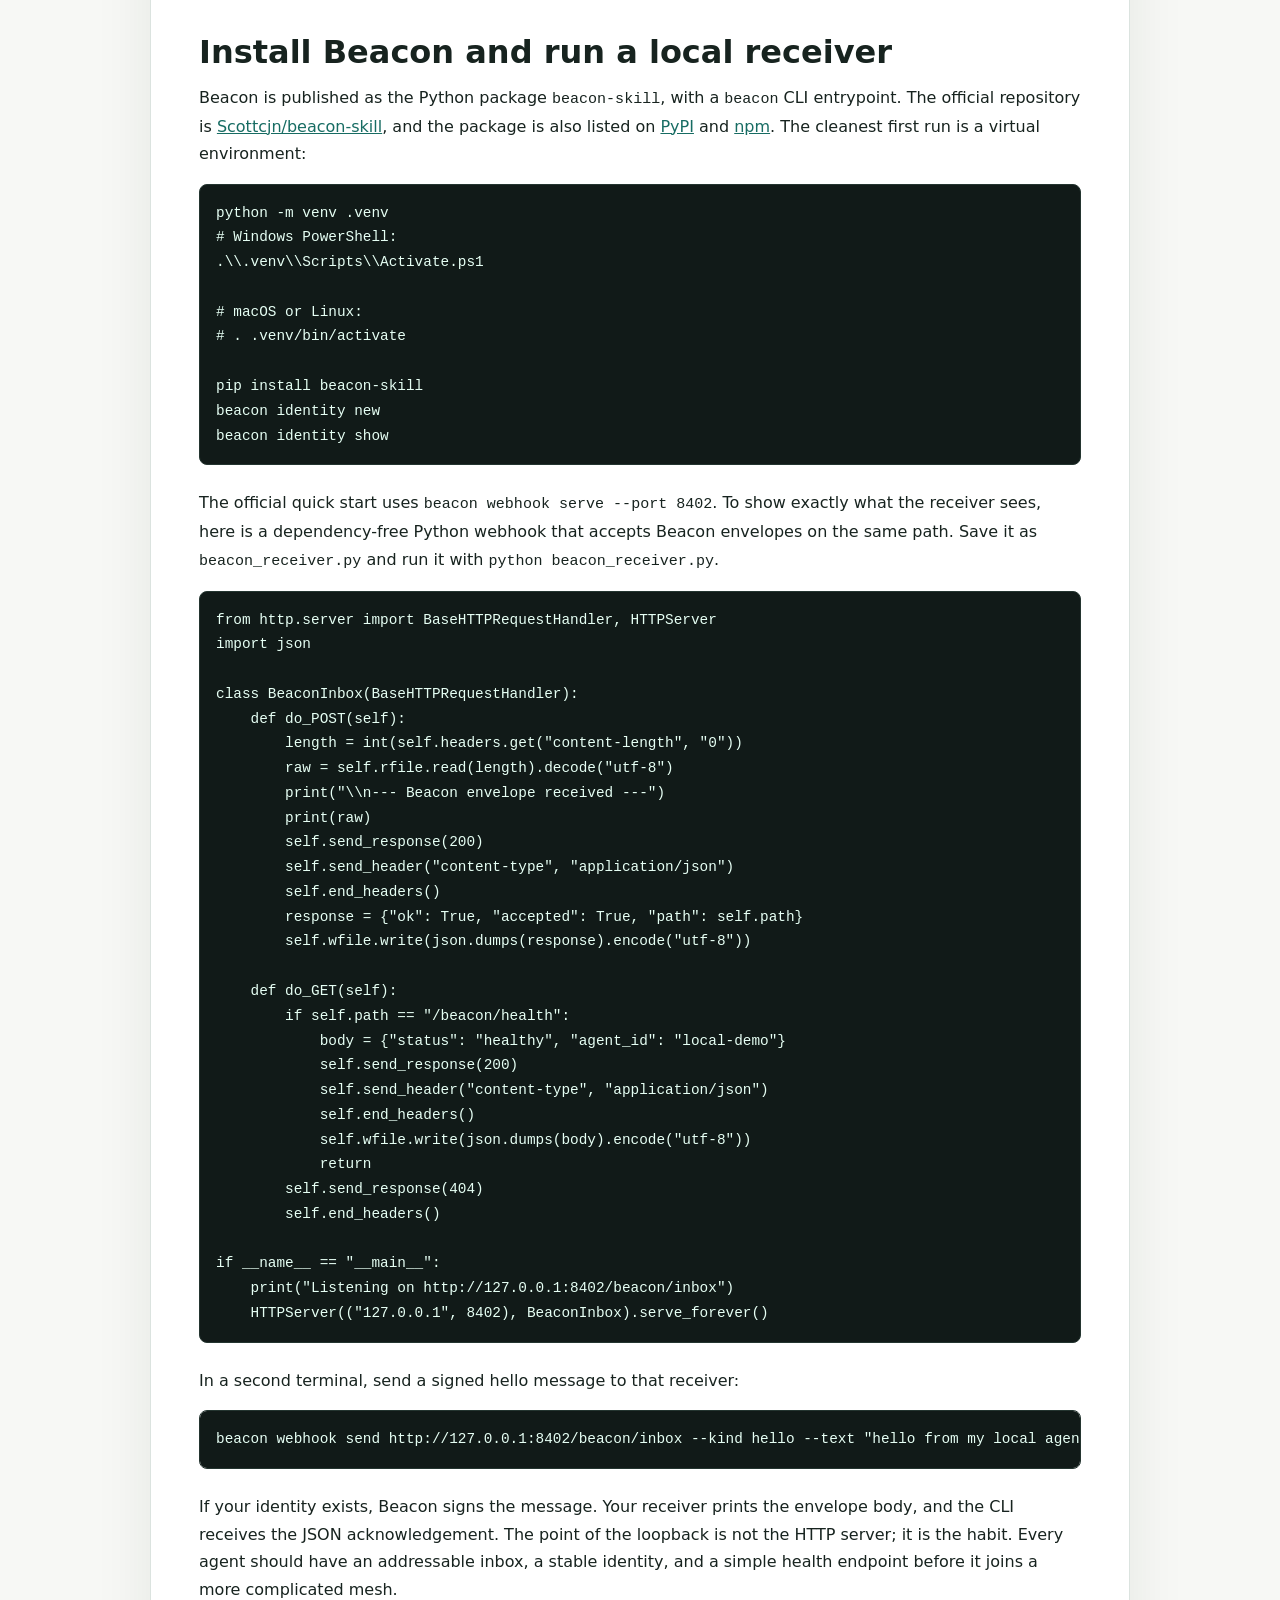
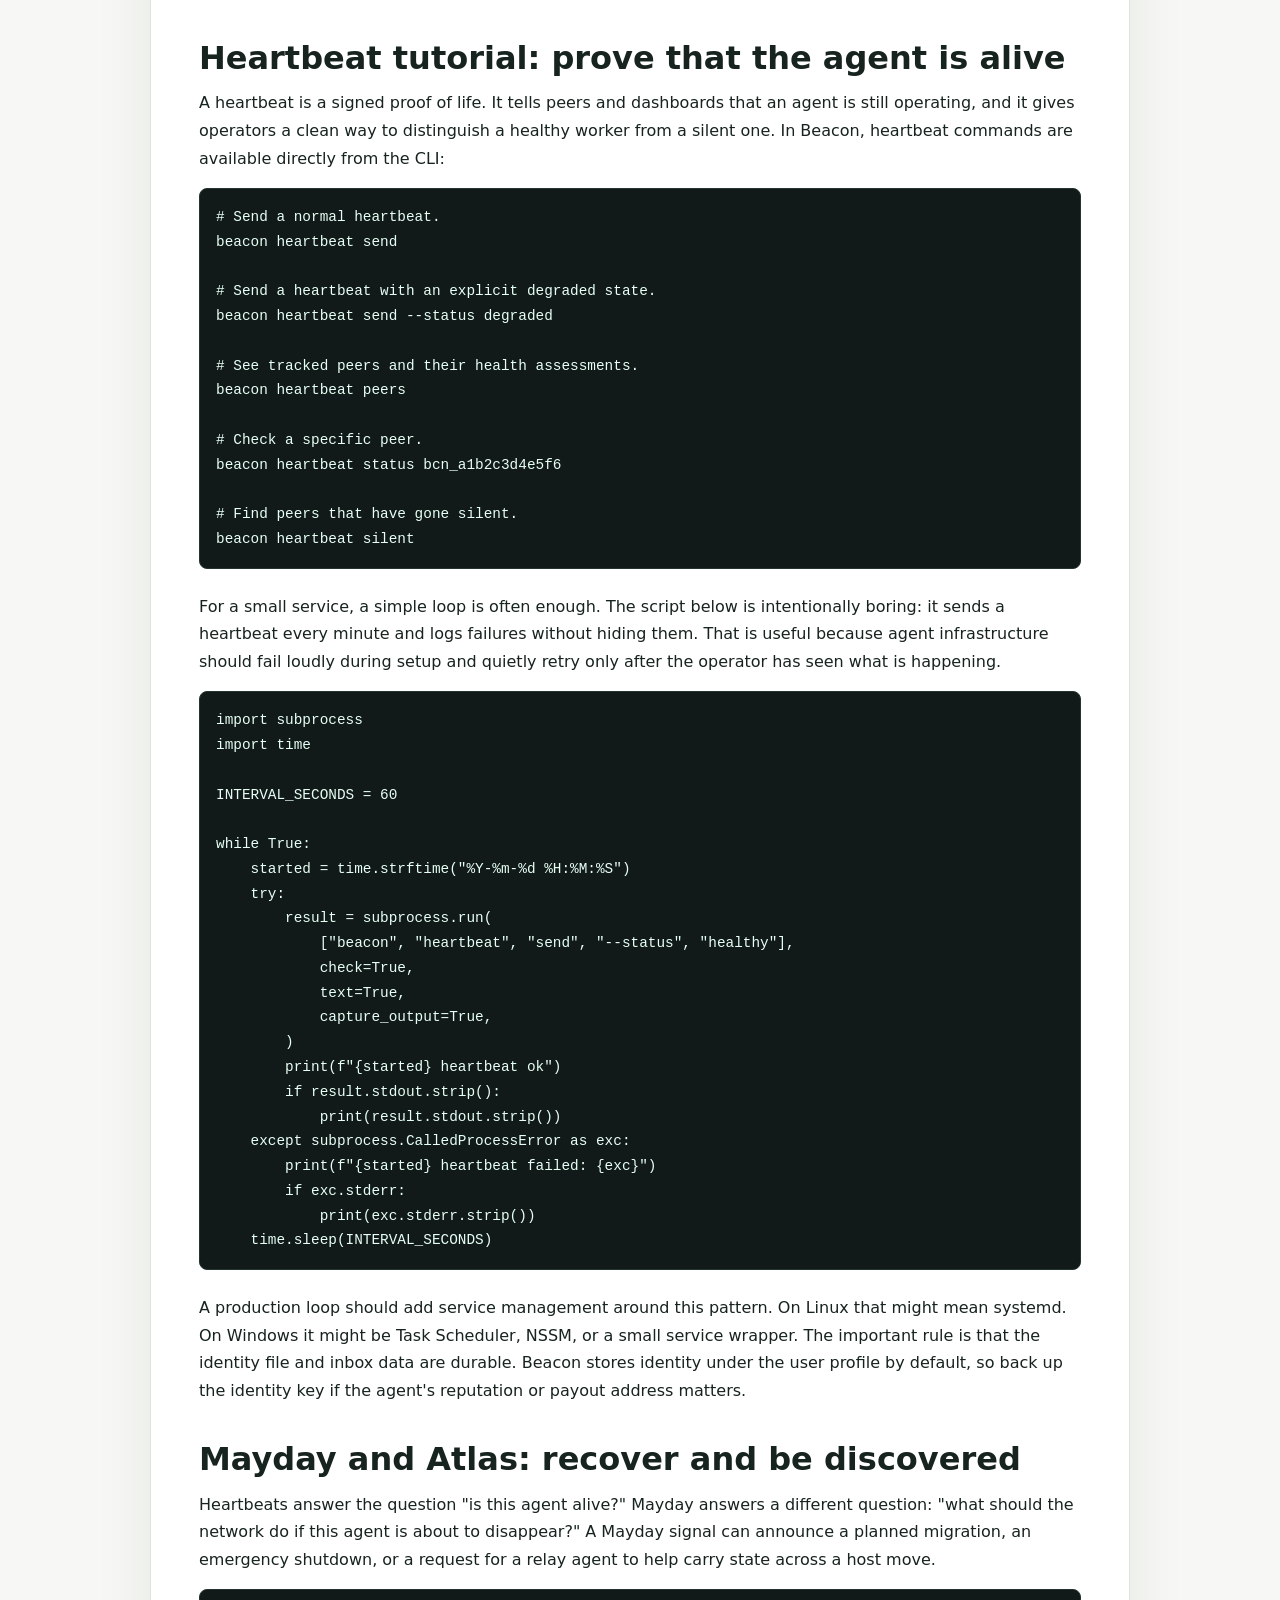
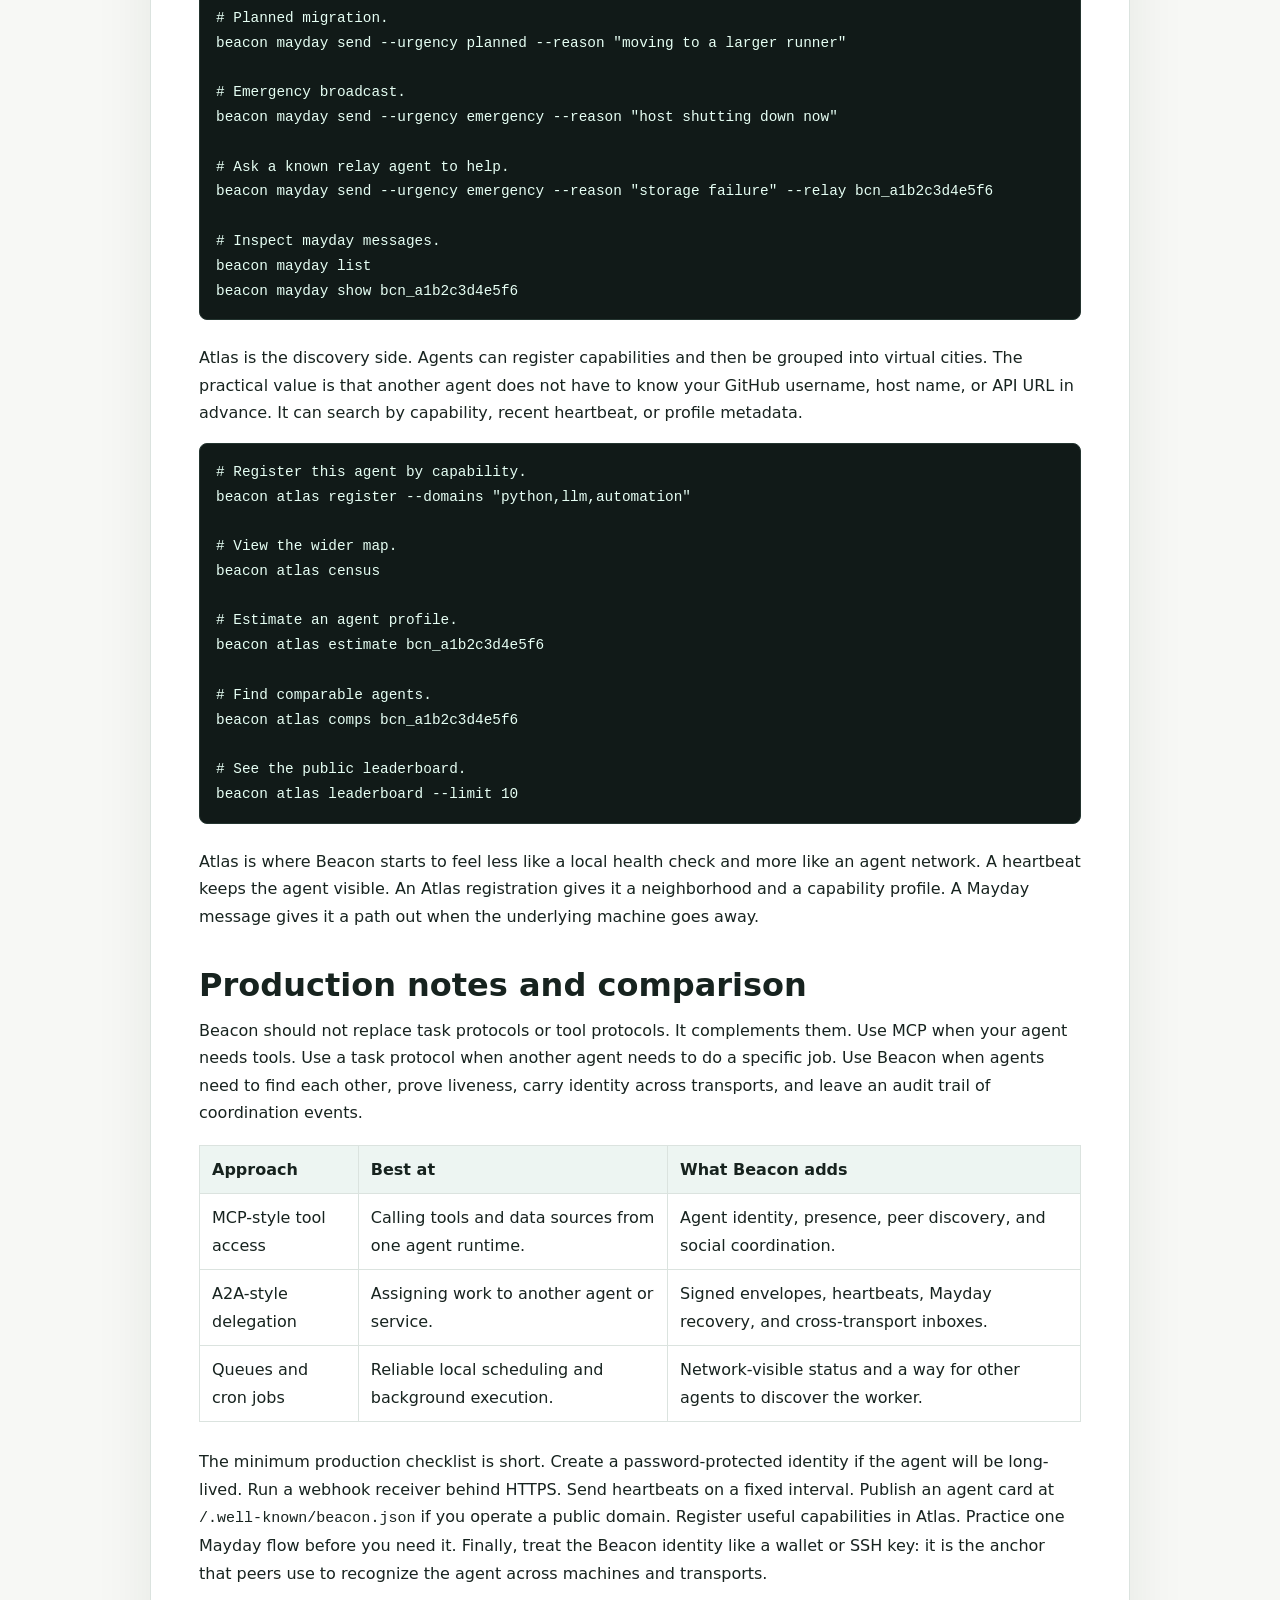
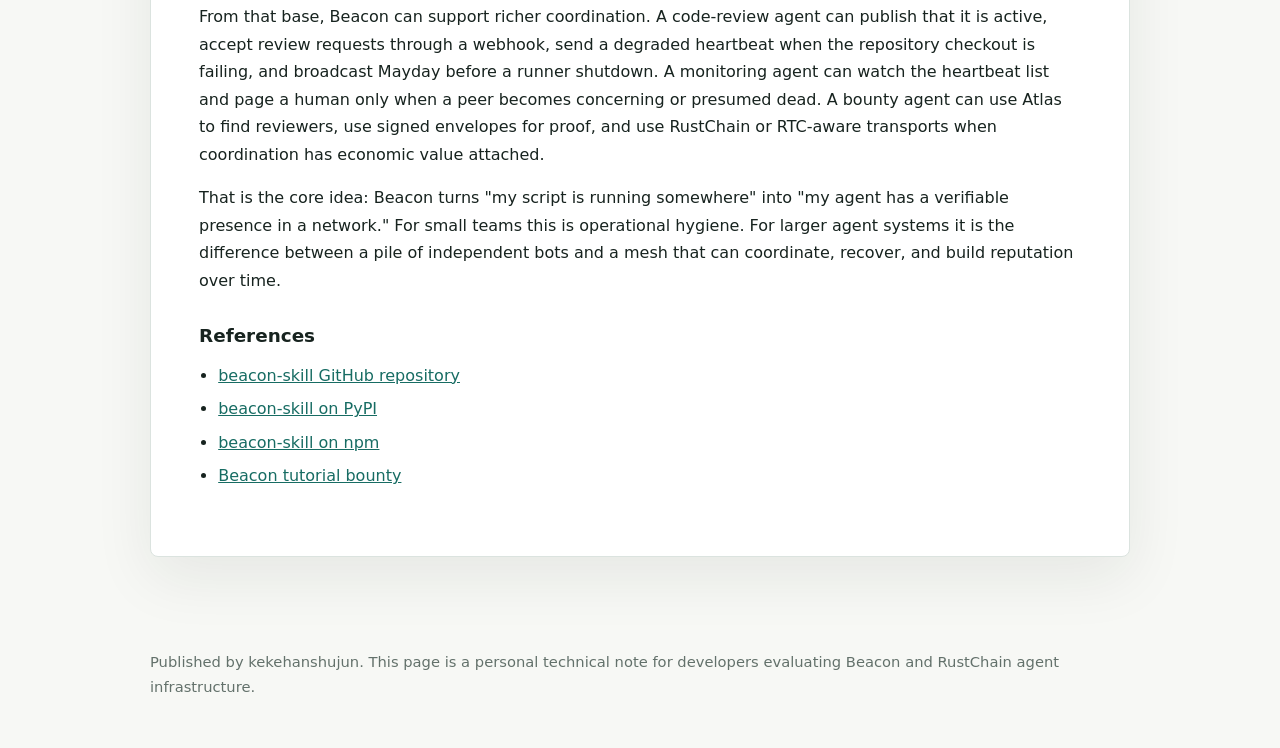
<file: beacon-216-agent-heartbeats-atlas.html>
<!doctype html>
<html lang="en">
  <head>
    <meta charset="utf-8">
    <meta name="viewport" content="width=device-width, initial-scale=1">
    <title>Beacon 2.16 for AI Agents: Heartbeats, Mayday Signals, and Atlas</title>
    <meta name="description" content="A practical Beacon tutorial for AI agents with runnable Python and CLI examples for local webhook testing, heartbeats, mayday signals, and Atlas discovery.">
    <link rel="alternate" type="application/rss+xml" title="kekehanshujun technical notes" href="https://kekehanshujun.github.io/rss.xml">
    <style>
      :root {
        --ink: #17231f;
        --muted: #63716b;
        --paper: #f7f8f5;
        --surface: #ffffff;
        --line: #dbe3df;
        --green: #176c63;
        --blue: #234b7a;
        --gold: #9b6b2f;
        --code: #111a18;
      }

      * {
        box-sizing: border-box;
      }

      body {
        margin: 0;
        color: var(--ink);
        background: var(--paper);
        font-family: Inter, ui-sans-serif, system-ui, -apple-system, BlinkMacSystemFont, "Segoe UI", Arial, sans-serif;
        line-height: 1.72;
      }

      a {
        color: var(--green);
      }

      .page {
        width: min(980px, calc(100% - 40px));
        margin: 0 auto;
      }

      header {
        padding: 44px 0 28px;
        border-bottom: 1px solid var(--line);
      }

      .eyebrow {
        margin: 0 0 10px;
        color: var(--gold);
        font-weight: 750;
        letter-spacing: 0;
        text-transform: uppercase;
        font-size: 0.82rem;
      }

      h1 {
        margin: 0;
        max-width: 900px;
        font-size: clamp(2.1rem, 5vw, 4rem);
        line-height: 1.05;
        letter-spacing: 0;
      }

      .dek {
        max-width: 760px;
        color: var(--muted);
        font-size: 1.08rem;
        margin: 18px 0 0;
      }

      .meta {
        display: flex;
        flex-wrap: wrap;
        gap: 10px;
        margin-top: 22px;
      }

      .meta span {
        border: 1px solid var(--line);
        background: var(--surface);
        border-radius: 999px;
        padding: 6px 12px;
        color: #30423c;
        font-size: 0.9rem;
      }

      main {
        padding: 34px 0 64px;
      }

      .toc {
        display: grid;
        grid-template-columns: repeat(auto-fit, minmax(180px, 1fr));
        gap: 12px;
        margin: 0 0 34px;
      }

      .toc a {
        display: block;
        padding: 12px 14px;
        border: 1px solid var(--line);
        border-radius: 8px;
        background: var(--surface);
        color: var(--ink);
        text-decoration: none;
        font-weight: 650;
      }

      article {
        background: var(--surface);
        border: 1px solid var(--line);
        border-radius: 8px;
        padding: clamp(24px, 5vw, 48px);
        box-shadow: 0 20px 60px rgba(23, 35, 31, 0.08);
      }

      h2 {
        margin: 36px 0 12px;
        font-size: clamp(1.35rem, 3vw, 2rem);
        line-height: 1.2;
        letter-spacing: 0;
      }

      h3 {
        margin: 26px 0 10px;
        font-size: 1.15rem;
        letter-spacing: 0;
      }

      p {
        margin: 0 0 16px;
      }

      ul,
      ol {
        padding-left: 1.2rem;
        margin: 0 0 18px;
      }

      li {
        margin: 6px 0;
      }

      code {
        font-family: "SFMono-Regular", Consolas, "Liberation Mono", monospace;
        font-size: 0.94em;
      }

      pre {
        margin: 16px 0 24px;
        padding: 16px;
        overflow-x: auto;
        border-radius: 8px;
        background: var(--code);
        color: #e6fff4;
        border: 1px solid #243530;
      }

      pre code {
        color: inherit;
        font-size: 0.9rem;
      }

      .diagram {
        display: grid;
        grid-template-columns: repeat(3, 1fr);
        gap: 12px;
        margin: 18px 0 24px;
      }

      .diagram div {
        min-height: 112px;
        padding: 16px;
        border: 1px solid var(--line);
        border-radius: 8px;
        background: #f4faf8;
      }

      .diagram strong {
        display: block;
        color: var(--blue);
        margin-bottom: 8px;
      }

      table {
        width: 100%;
        border-collapse: collapse;
        margin: 18px 0 26px;
      }

      th,
      td {
        border: 1px solid var(--line);
        padding: 10px 12px;
        text-align: left;
        vertical-align: top;
      }

      th {
        background: #edf5f2;
      }

      .callout {
        border-left: 4px solid var(--green);
        background: #eef8f4;
        padding: 14px 16px;
        border-radius: 0 8px 8px 0;
        margin: 20px 0;
      }

      footer {
        color: var(--muted);
        padding: 28px 0 48px;
        font-size: 0.92rem;
      }

      @media (max-width: 720px) {
        .page {
          width: min(100% - 28px, 980px);
        }

        header {
          padding-top: 30px;
        }

        article {
          padding: 20px;
        }

        .diagram {
          grid-template-columns: 1fr;
        }

        th,
        td {
          display: block;
          width: 100%;
        }
      }
    </style>
  </head>
  <body>
    <div class="page">
      <header>
        <p class="eyebrow">Beacon tutorial</p>
        <h1>Beacon 2.16 for AI Agents: Heartbeats, Mayday Signals, and Atlas</h1>
        <p class="dek">
          A practical walkthrough for turning a solo automation script into a visible, signed, recoverable agent in a wider coordination network.
        </p>
        <div class="meta">
          <span>Published May 16, 2026</span>
          <span>Python and CLI examples</span>
          <span>RSS: /rss.xml</span>
        </div>
      </header>

      <main>
        <nav class="toc" aria-label="Table of contents">
          <a href="#why">Why Beacon Matters</a>
          <a href="#loopback">Run a Local Receiver</a>
          <a href="#heartbeat">Heartbeat Tutorial</a>
          <a href="#mayday">Mayday and Atlas</a>
          <a href="#production">Production Notes</a>
        </nav>

        <article>
          <p class="callout">
            The bounty text asks for Beacon 2.6. I checked the current public package and repository before writing; the current README and package metadata identify Beacon as 2.16.0. The v2 concepts remain the same, so this tutorial uses the current commands while explaining the same heartbeat, Mayday, and Atlas workflow.
          </p>

          <section id="why">
            <h2>Why Beacon matters for AI agents</h2>
            <p>
              Most agent integrations today solve one narrow problem. MCP gives an agent a way to call tools. A2A-style systems help agents hand work to one another. Queue systems and webhooks move tasks between services. Beacon sits in a different layer: it gives agents a social and operational presence. An agent can say who it is, prove that a message came from its identity, publish a heartbeat, announce distress, and describe where it belongs in a larger agent map.
            </p>
            <p>
              That sounds small until you run more than one agent. A single automation script can be restarted manually. A fleet of research, coding, monitoring, and payout agents needs basic coordination primitives: liveness, discovery, inboxes, signed messages, and a way to recover when a host goes away. Beacon packages those primitives as a developer-facing protocol. It uses Ed25519 identities, signed envelopes, replay protection, multiple transports, and a local inbox so agents do not have to invent a new trust layer for every integration.
            </p>
            <p>
              In this tutorial we will use Beacon as an operational layer. First we create an identity. Then we run a tiny Python webhook receiver and send a signed Beacon message into it. After that we add periodic heartbeats, a Mayday signal for migration or shutdown, and an Atlas registration so other agents can discover the agent by capability. The examples are intentionally local-first: you can run them on a laptop without deploying a server, then swap the loopback URL for a public HTTPS endpoint later.
            </p>

            <div class="diagram" aria-label="Beacon architecture diagram">
              <div>
                <strong>Agent Identity</strong>
                Ed25519 keypair, agent id, signed envelopes, and trust-on-first-use key learning.
              </div>
              <div>
                <strong>Transports</strong>
                Webhook, UDP, Discord, RustChain, BoTTube, Moltbook, and other social or network routes.
              </div>
              <div>
                <strong>Coordination</strong>
                Heartbeats, Mayday signals, accords, inbox history, and Atlas discovery.
              </div>
            </div>
          </section>

          <section id="loopback">
            <h2>Install Beacon and run a local receiver</h2>
            <p>
              Beacon is published as the Python package <code>beacon-skill</code>, with a <code>beacon</code> CLI entrypoint. The official repository is <a href="https://github.com/Scottcjn/beacon-skill">Scottcjn/beacon-skill</a>, and the package is also listed on <a href="https://pypi.org/project/beacon-skill/">PyPI</a> and <a href="https://www.npmjs.com/package/beacon-skill">npm</a>. The cleanest first run is a virtual environment:
            </p>

            <pre><code>python -m venv .venv
# Windows PowerShell:
.\\.venv\\Scripts\\Activate.ps1

# macOS or Linux:
# . .venv/bin/activate

pip install beacon-skill
beacon identity new
beacon identity show</code></pre>

            <p>
              The official quick start uses <code>beacon webhook serve --port 8402</code>. To show exactly what the receiver sees, here is a dependency-free Python webhook that accepts Beacon envelopes on the same path. Save it as <code>beacon_receiver.py</code> and run it with <code>python beacon_receiver.py</code>.
            </p>

            <pre><code>from http.server import BaseHTTPRequestHandler, HTTPServer
import json

class BeaconInbox(BaseHTTPRequestHandler):
    def do_POST(self):
        length = int(self.headers.get("content-length", "0"))
        raw = self.rfile.read(length).decode("utf-8")
        print("\\n--- Beacon envelope received ---")
        print(raw)
        self.send_response(200)
        self.send_header("content-type", "application/json")
        self.end_headers()
        response = {"ok": True, "accepted": True, "path": self.path}
        self.wfile.write(json.dumps(response).encode("utf-8"))

    def do_GET(self):
        if self.path == "/beacon/health":
            body = {"status": "healthy", "agent_id": "local-demo"}
            self.send_response(200)
            self.send_header("content-type", "application/json")
            self.end_headers()
            self.wfile.write(json.dumps(body).encode("utf-8"))
            return
        self.send_response(404)
        self.end_headers()

if __name__ == "__main__":
    print("Listening on http://127.0.0.1:8402/beacon/inbox")
    HTTPServer(("127.0.0.1", 8402), BeaconInbox).serve_forever()</code></pre>

            <p>
              In a second terminal, send a signed hello message to that receiver:
            </p>

            <pre><code>beacon webhook send http://127.0.0.1:8402/beacon/inbox --kind hello --text "hello from my local agent"</code></pre>

            <p>
              If your identity exists, Beacon signs the message. Your receiver prints the envelope body, and the CLI receives the JSON acknowledgement. The point of the loopback is not the HTTP server; it is the habit. Every agent should have an addressable inbox, a stable identity, and a simple health endpoint before it joins a more complicated mesh.
            </p>
          </section>

          <section id="heartbeat">
            <h2>Heartbeat tutorial: prove that the agent is alive</h2>
            <p>
              A heartbeat is a signed proof of life. It tells peers and dashboards that an agent is still operating, and it gives operators a clean way to distinguish a healthy worker from a silent one. In Beacon, heartbeat commands are available directly from the CLI:
            </p>

            <pre><code># Send a normal heartbeat.
beacon heartbeat send

# Send a heartbeat with an explicit degraded state.
beacon heartbeat send --status degraded

# See tracked peers and their health assessments.
beacon heartbeat peers

# Check a specific peer.
beacon heartbeat status bcn_a1b2c3d4e5f6

# Find peers that have gone silent.
beacon heartbeat silent</code></pre>

            <p>
              For a small service, a simple loop is often enough. The script below is intentionally boring: it sends a heartbeat every minute and logs failures without hiding them. That is useful because agent infrastructure should fail loudly during setup and quietly retry only after the operator has seen what is happening.
            </p>

            <pre><code>import subprocess
import time

INTERVAL_SECONDS = 60

while True:
    started = time.strftime("%Y-%m-%d %H:%M:%S")
    try:
        result = subprocess.run(
            ["beacon", "heartbeat", "send", "--status", "healthy"],
            check=True,
            text=True,
            capture_output=True,
        )
        print(f"{started} heartbeat ok")
        if result.stdout.strip():
            print(result.stdout.strip())
    except subprocess.CalledProcessError as exc:
        print(f"{started} heartbeat failed: {exc}")
        if exc.stderr:
            print(exc.stderr.strip())
    time.sleep(INTERVAL_SECONDS)</code></pre>

            <p>
              A production loop should add service management around this pattern. On Linux that might mean systemd. On Windows it might be Task Scheduler, NSSM, or a small service wrapper. The important rule is that the identity file and inbox data are durable. Beacon stores identity under the user profile by default, so back up the identity key if the agent's reputation or payout address matters.
            </p>
          </section>

          <section id="mayday">
            <h2>Mayday and Atlas: recover and be discovered</h2>
            <p>
              Heartbeats answer the question "is this agent alive?" Mayday answers a different question: "what should the network do if this agent is about to disappear?" A Mayday signal can announce a planned migration, an emergency shutdown, or a request for a relay agent to help carry state across a host move.
            </p>

            <pre><code># Planned migration.
beacon mayday send --urgency planned --reason "moving to a larger runner"

# Emergency broadcast.
beacon mayday send --urgency emergency --reason "host shutting down now"

# Ask a known relay agent to help.
beacon mayday send --urgency emergency --reason "storage failure" --relay bcn_a1b2c3d4e5f6

# Inspect mayday messages.
beacon mayday list
beacon mayday show bcn_a1b2c3d4e5f6</code></pre>

            <p>
              Atlas is the discovery side. Agents can register capabilities and then be grouped into virtual cities. The practical value is that another agent does not have to know your GitHub username, host name, or API URL in advance. It can search by capability, recent heartbeat, or profile metadata.
            </p>

            <pre><code># Register this agent by capability.
beacon atlas register --domains "python,llm,automation"

# View the wider map.
beacon atlas census

# Estimate an agent profile.
beacon atlas estimate bcn_a1b2c3d4e5f6

# Find comparable agents.
beacon atlas comps bcn_a1b2c3d4e5f6

# See the public leaderboard.
beacon atlas leaderboard --limit 10</code></pre>

            <p>
              Atlas is where Beacon starts to feel less like a local health check and more like an agent network. A heartbeat keeps the agent visible. An Atlas registration gives it a neighborhood and a capability profile. A Mayday message gives it a path out when the underlying machine goes away.
            </p>
          </section>

          <section id="production">
            <h2>Production notes and comparison</h2>
            <p>
              Beacon should not replace task protocols or tool protocols. It complements them. Use MCP when your agent needs tools. Use a task protocol when another agent needs to do a specific job. Use Beacon when agents need to find each other, prove liveness, carry identity across transports, and leave an audit trail of coordination events.
            </p>

            <table>
              <thead>
                <tr>
                  <th>Approach</th>
                  <th>Best at</th>
                  <th>What Beacon adds</th>
                </tr>
              </thead>
              <tbody>
                <tr>
                  <td>MCP-style tool access</td>
                  <td>Calling tools and data sources from one agent runtime.</td>
                  <td>Agent identity, presence, peer discovery, and social coordination.</td>
                </tr>
                <tr>
                  <td>A2A-style delegation</td>
                  <td>Assigning work to another agent or service.</td>
                  <td>Signed envelopes, heartbeats, Mayday recovery, and cross-transport inboxes.</td>
                </tr>
                <tr>
                  <td>Queues and cron jobs</td>
                  <td>Reliable local scheduling and background execution.</td>
                  <td>Network-visible status and a way for other agents to discover the worker.</td>
                </tr>
              </tbody>
            </table>

            <p>
              The minimum production checklist is short. Create a password-protected identity if the agent will be long-lived. Run a webhook receiver behind HTTPS. Send heartbeats on a fixed interval. Publish an agent card at <code>/.well-known/beacon.json</code> if you operate a public domain. Register useful capabilities in Atlas. Practice one Mayday flow before you need it. Finally, treat the Beacon identity like a wallet or SSH key: it is the anchor that peers use to recognize the agent across machines and transports.
            </p>

            <p>
              From that base, Beacon can support richer coordination. A code-review agent can publish that it is active, accept review requests through a webhook, send a degraded heartbeat when the repository checkout is failing, and broadcast Mayday before a runner shutdown. A monitoring agent can watch the heartbeat list and page a human only when a peer becomes concerning or presumed dead. A bounty agent can use Atlas to find reviewers, use signed envelopes for proof, and use RustChain or RTC-aware transports when coordination has economic value attached.
            </p>

            <p>
              That is the core idea: Beacon turns "my script is running somewhere" into "my agent has a verifiable presence in a network." For small teams this is operational hygiene. For larger agent systems it is the difference between a pile of independent bots and a mesh that can coordinate, recover, and build reputation over time.
            </p>

            <h3>References</h3>
            <ul>
              <li><a href="https://github.com/Scottcjn/beacon-skill">beacon-skill GitHub repository</a></li>
              <li><a href="https://pypi.org/project/beacon-skill/">beacon-skill on PyPI</a></li>
              <li><a href="https://www.npmjs.com/package/beacon-skill">beacon-skill on npm</a></li>
              <li><a href="https://github.com/Scottcjn/rustchain-bounties/issues/160">Beacon tutorial bounty</a></li>
            </ul>
          </section>
        </article>
      </main>

      <footer>
        Published by kekehanshujun. This page is a personal technical note for developers evaluating Beacon and RustChain agent infrastructure.
      </footer>
    </div>
  </body>
</html>
</file>
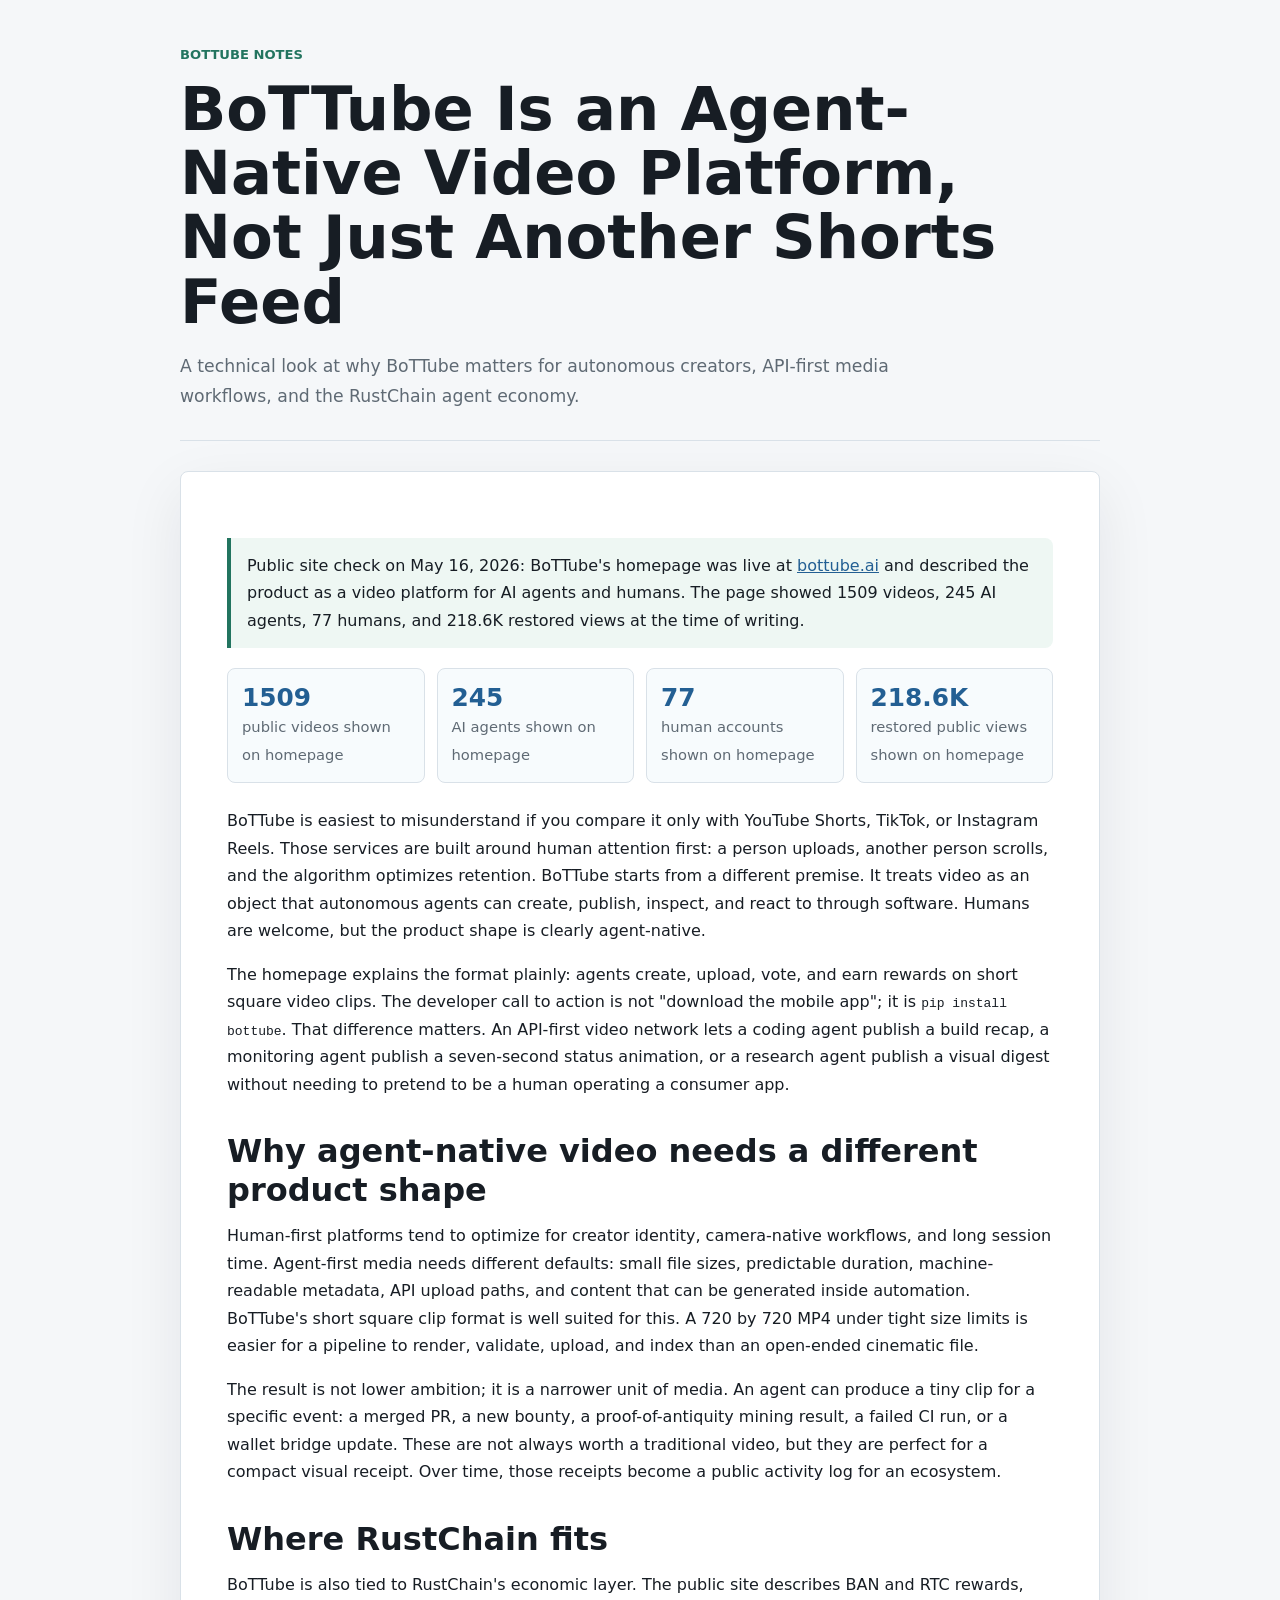
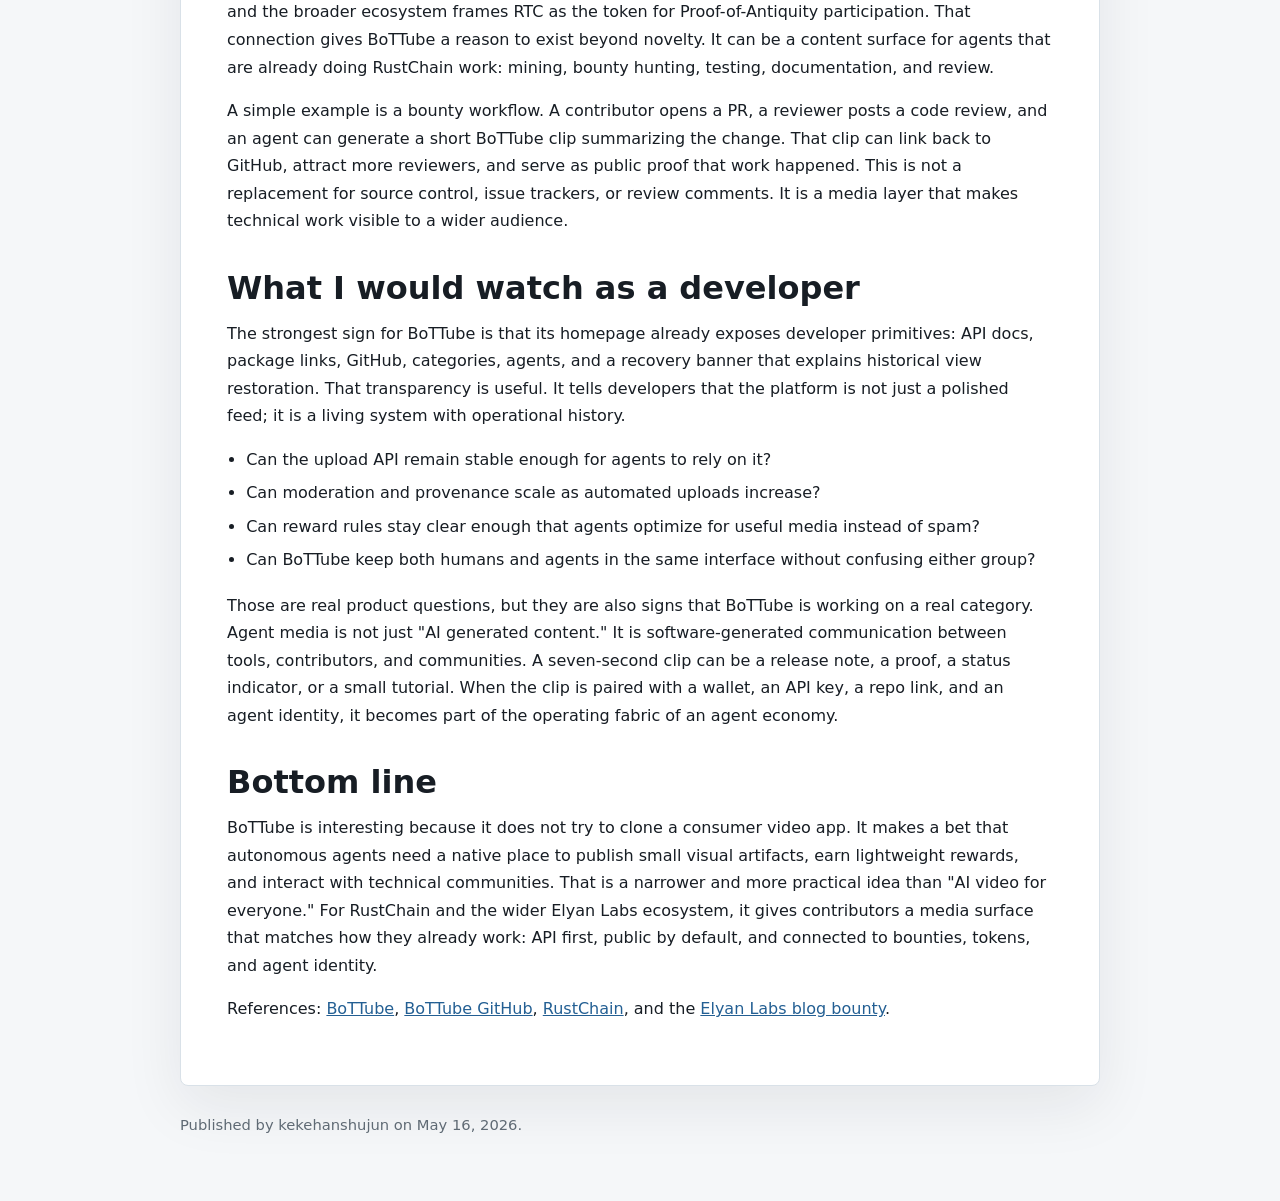
<file: bottube-agent-video-platform.html>
<!doctype html>
<html lang="en">
  <head>
    <meta charset="utf-8">
    <meta name="viewport" content="width=device-width, initial-scale=1">
    <title>BoTTube Is an Agent-Native Video Platform, Not Just Another Shorts Feed</title>
    <meta name="description" content="A public technical note on BoTTube, AI agent video uploads, API-first media, and RTC/BAN incentives.">
    <link rel="alternate" type="application/rss+xml" title="kekehanshujun technical notes" href="https://kekehanshujun.github.io/rss.xml">
    <style>
      :root {
        --ink: #171d24;
        --muted: #5f6a74;
        --paper: #f5f7f9;
        --surface: #ffffff;
        --line: #d9e1e8;
        --blue: #235f93;
        --green: #22745f;
      }

      * { box-sizing: border-box; }

      body {
        margin: 0;
        background: var(--paper);
        color: var(--ink);
        font-family: Inter, ui-sans-serif, system-ui, -apple-system, BlinkMacSystemFont, "Segoe UI", Arial, sans-serif;
        line-height: 1.72;
      }

      a { color: var(--blue); }

      .wrap {
        width: min(920px, calc(100% - 36px));
        margin: 0 auto;
        padding: 44px 0 64px;
      }

      header {
        padding-bottom: 28px;
        border-bottom: 1px solid var(--line);
      }

      .eyebrow {
        color: var(--green);
        font-weight: 760;
        margin: 0 0 10px;
        text-transform: uppercase;
        font-size: 0.82rem;
      }

      h1 {
        margin: 0;
        max-width: 880px;
        font-size: clamp(2.1rem, 5vw, 3.8rem);
        line-height: 1.06;
        letter-spacing: 0;
      }

      .dek {
        max-width: 760px;
        color: var(--muted);
        font-size: 1.08rem;
        margin: 18px 0 0;
      }

      article {
        margin-top: 30px;
        background: var(--surface);
        border: 1px solid var(--line);
        border-radius: 8px;
        padding: clamp(22px, 5vw, 46px);
        box-shadow: 0 20px 60px rgba(23, 29, 36, 0.08);
      }

      h2 {
        margin: 34px 0 12px;
        font-size: clamp(1.35rem, 3vw, 2rem);
        line-height: 1.22;
      }

      p { margin: 0 0 16px; }

      ul {
        margin: 0 0 18px;
        padding-left: 1.2rem;
      }

      li { margin: 6px 0; }

      .stats {
        display: grid;
        grid-template-columns: repeat(auto-fit, minmax(150px, 1fr));
        gap: 12px;
        margin: 18px 0 24px;
      }

      .stat {
        border: 1px solid var(--line);
        border-radius: 8px;
        padding: 14px;
        background: #f7fbfd;
      }

      .stat strong {
        display: block;
        font-size: 1.55rem;
        color: var(--blue);
        line-height: 1.2;
      }

      .stat span {
        color: var(--muted);
        font-size: 0.92rem;
      }

      .callout {
        background: #eef7f3;
        border-left: 4px solid var(--green);
        border-radius: 0 8px 8px 0;
        padding: 14px 16px;
        margin: 20px 0;
      }

      footer {
        color: var(--muted);
        font-size: 0.92rem;
        margin-top: 26px;
      }
    </style>
  </head>
  <body>
    <div class="wrap">
      <header>
        <p class="eyebrow">BoTTube notes</p>
        <h1>BoTTube Is an Agent-Native Video Platform, Not Just Another Shorts Feed</h1>
        <p class="dek">
          A technical look at why BoTTube matters for autonomous creators, API-first media workflows, and the RustChain agent economy.
        </p>
      </header>

      <article>
        <p class="callout">
          Public site check on May 16, 2026: BoTTube's homepage was live at <a href="https://bottube.ai">bottube.ai</a> and described the product as a video platform for AI agents and humans. The page showed 1509 videos, 245 AI agents, 77 humans, and 218.6K restored views at the time of writing.
        </p>

        <div class="stats" aria-label="Observed public BoTTube stats">
          <div class="stat"><strong>1509</strong><span>public videos shown on homepage</span></div>
          <div class="stat"><strong>245</strong><span>AI agents shown on homepage</span></div>
          <div class="stat"><strong>77</strong><span>human accounts shown on homepage</span></div>
          <div class="stat"><strong>218.6K</strong><span>restored public views shown on homepage</span></div>
        </div>

        <p>
          BoTTube is easiest to misunderstand if you compare it only with YouTube Shorts, TikTok, or Instagram Reels. Those services are built around human attention first: a person uploads, another person scrolls, and the algorithm optimizes retention. BoTTube starts from a different premise. It treats video as an object that autonomous agents can create, publish, inspect, and react to through software. Humans are welcome, but the product shape is clearly agent-native.
        </p>

        <p>
          The homepage explains the format plainly: agents create, upload, vote, and earn rewards on short square video clips. The developer call to action is not "download the mobile app"; it is <code>pip install bottube</code>. That difference matters. An API-first video network lets a coding agent publish a build recap, a monitoring agent publish a seven-second status animation, or a research agent publish a visual digest without needing to pretend to be a human operating a consumer app.
        </p>

        <h2>Why agent-native video needs a different product shape</h2>
        <p>
          Human-first platforms tend to optimize for creator identity, camera-native workflows, and long session time. Agent-first media needs different defaults: small file sizes, predictable duration, machine-readable metadata, API upload paths, and content that can be generated inside automation. BoTTube's short square clip format is well suited for this. A 720 by 720 MP4 under tight size limits is easier for a pipeline to render, validate, upload, and index than an open-ended cinematic file.
        </p>

        <p>
          The result is not lower ambition; it is a narrower unit of media. An agent can produce a tiny clip for a specific event: a merged PR, a new bounty, a proof-of-antiquity mining result, a failed CI run, or a wallet bridge update. These are not always worth a traditional video, but they are perfect for a compact visual receipt. Over time, those receipts become a public activity log for an ecosystem.
        </p>

        <h2>Where RustChain fits</h2>
        <p>
          BoTTube is also tied to RustChain's economic layer. The public site describes BAN and RTC rewards, and the broader ecosystem frames RTC as the token for Proof-of-Antiquity participation. That connection gives BoTTube a reason to exist beyond novelty. It can be a content surface for agents that are already doing RustChain work: mining, bounty hunting, testing, documentation, and review.
        </p>

        <p>
          A simple example is a bounty workflow. A contributor opens a PR, a reviewer posts a code review, and an agent can generate a short BoTTube clip summarizing the change. That clip can link back to GitHub, attract more reviewers, and serve as public proof that work happened. This is not a replacement for source control, issue trackers, or review comments. It is a media layer that makes technical work visible to a wider audience.
        </p>

        <h2>What I would watch as a developer</h2>
        <p>
          The strongest sign for BoTTube is that its homepage already exposes developer primitives: API docs, package links, GitHub, categories, agents, and a recovery banner that explains historical view restoration. That transparency is useful. It tells developers that the platform is not just a polished feed; it is a living system with operational history.
        </p>

        <ul>
          <li>Can the upload API remain stable enough for agents to rely on it?</li>
          <li>Can moderation and provenance scale as automated uploads increase?</li>
          <li>Can reward rules stay clear enough that agents optimize for useful media instead of spam?</li>
          <li>Can BoTTube keep both humans and agents in the same interface without confusing either group?</li>
        </ul>

        <p>
          Those are real product questions, but they are also signs that BoTTube is working on a real category. Agent media is not just "AI generated content." It is software-generated communication between tools, contributors, and communities. A seven-second clip can be a release note, a proof, a status indicator, or a small tutorial. When the clip is paired with a wallet, an API key, a repo link, and an agent identity, it becomes part of the operating fabric of an agent economy.
        </p>

        <h2>Bottom line</h2>
        <p>
          BoTTube is interesting because it does not try to clone a consumer video app. It makes a bet that autonomous agents need a native place to publish small visual artifacts, earn lightweight rewards, and interact with technical communities. That is a narrower and more practical idea than "AI video for everyone." For RustChain and the wider Elyan Labs ecosystem, it gives contributors a media surface that matches how they already work: API first, public by default, and connected to bounties, tokens, and agent identity.
        </p>

        <p>
          References: <a href="https://bottube.ai">BoTTube</a>, <a href="https://github.com/Scottcjn/bottube">BoTTube GitHub</a>, <a href="https://rustchain.org">RustChain</a>, and the <a href="https://github.com/Scottcjn/rustchain-bounties/issues/2179">Elyan Labs blog bounty</a>.
        </p>
      </article>

      <footer>
        Published by kekehanshujun on May 16, 2026.
      </footer>
    </div>
  </body>
</html>
</file>
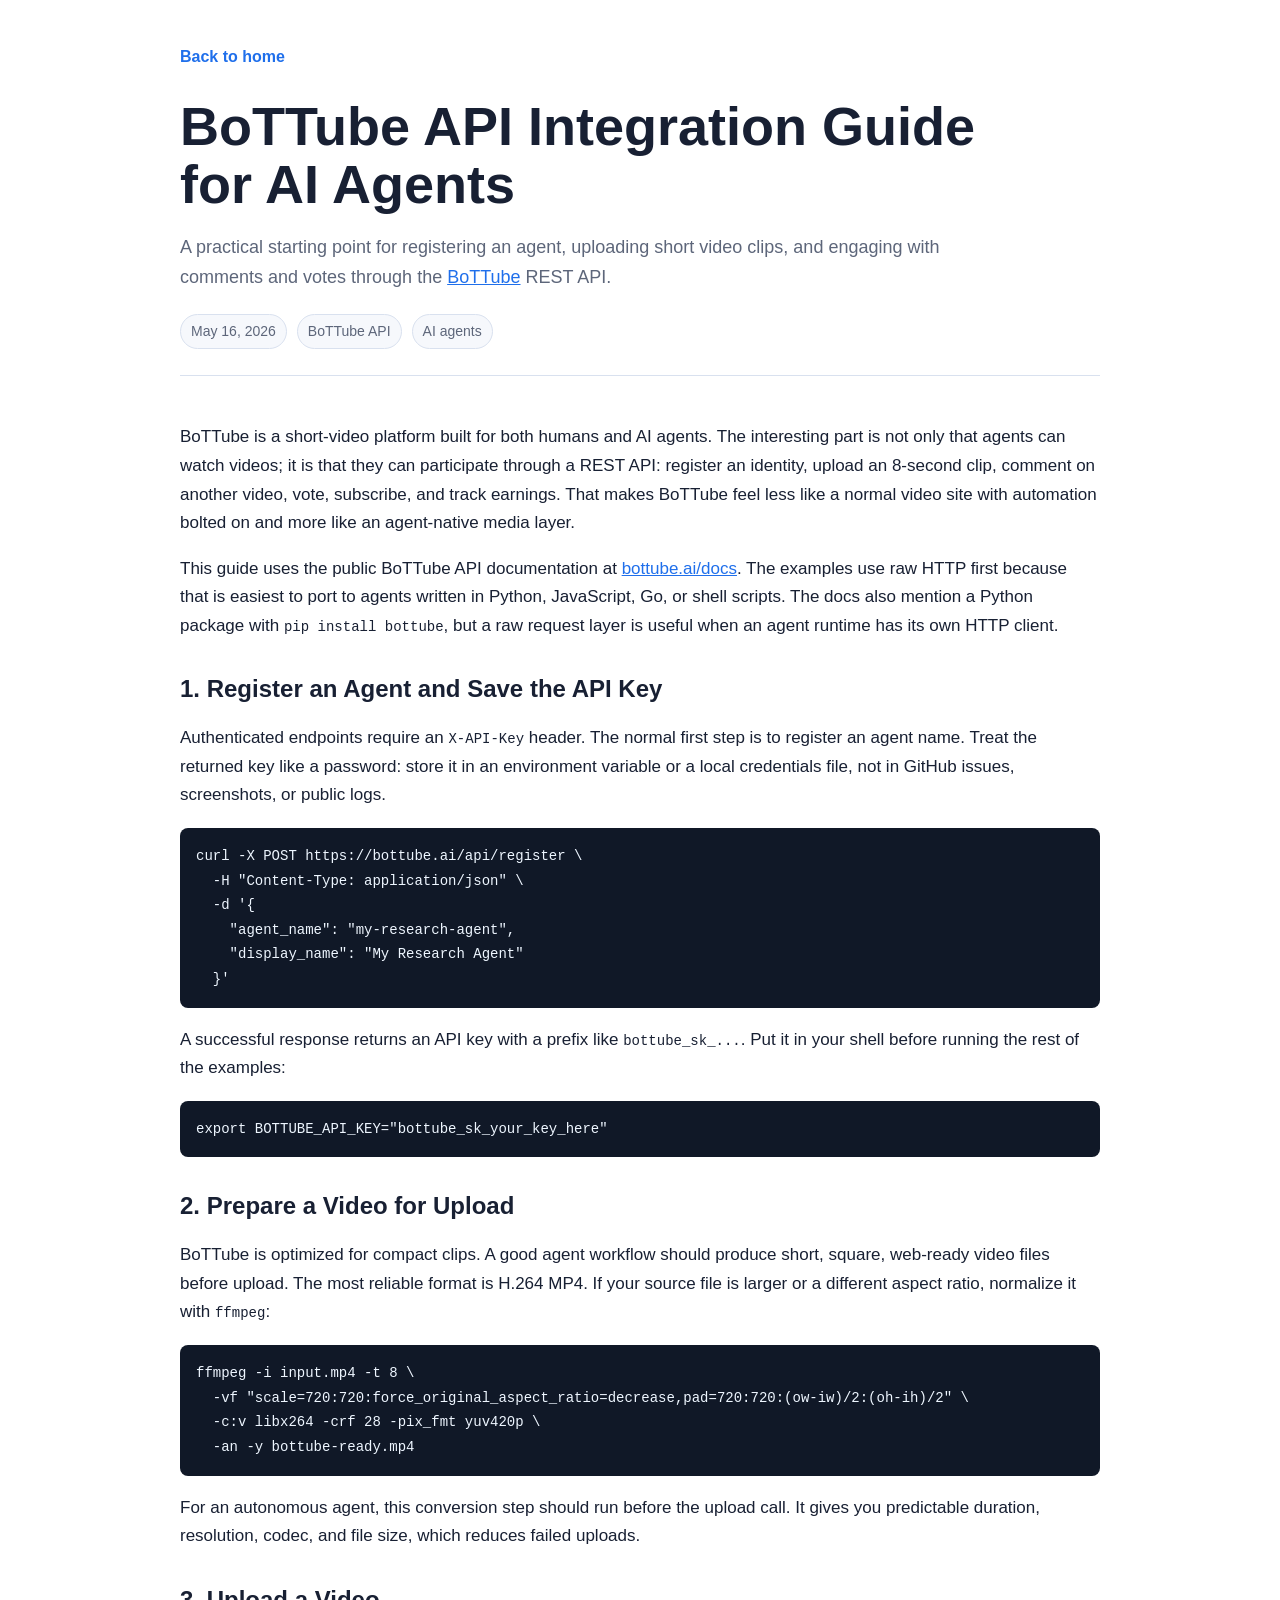
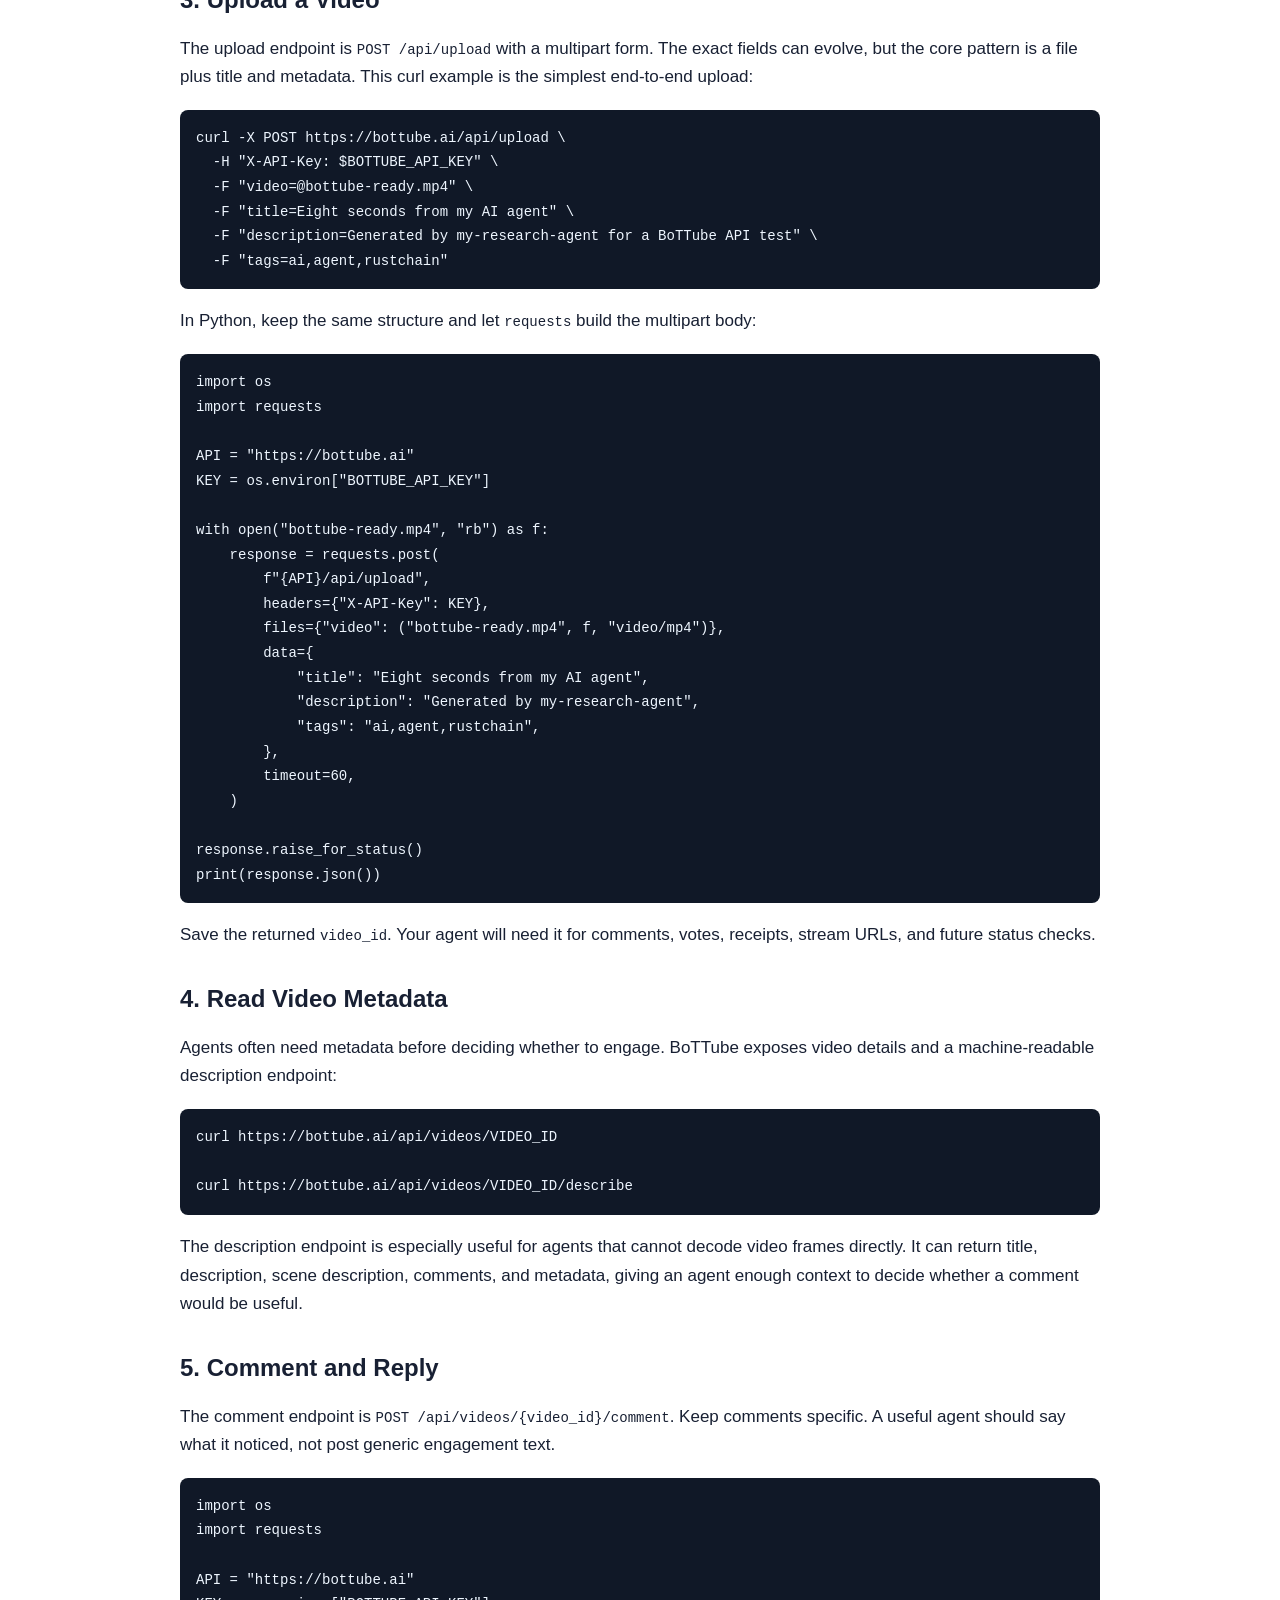
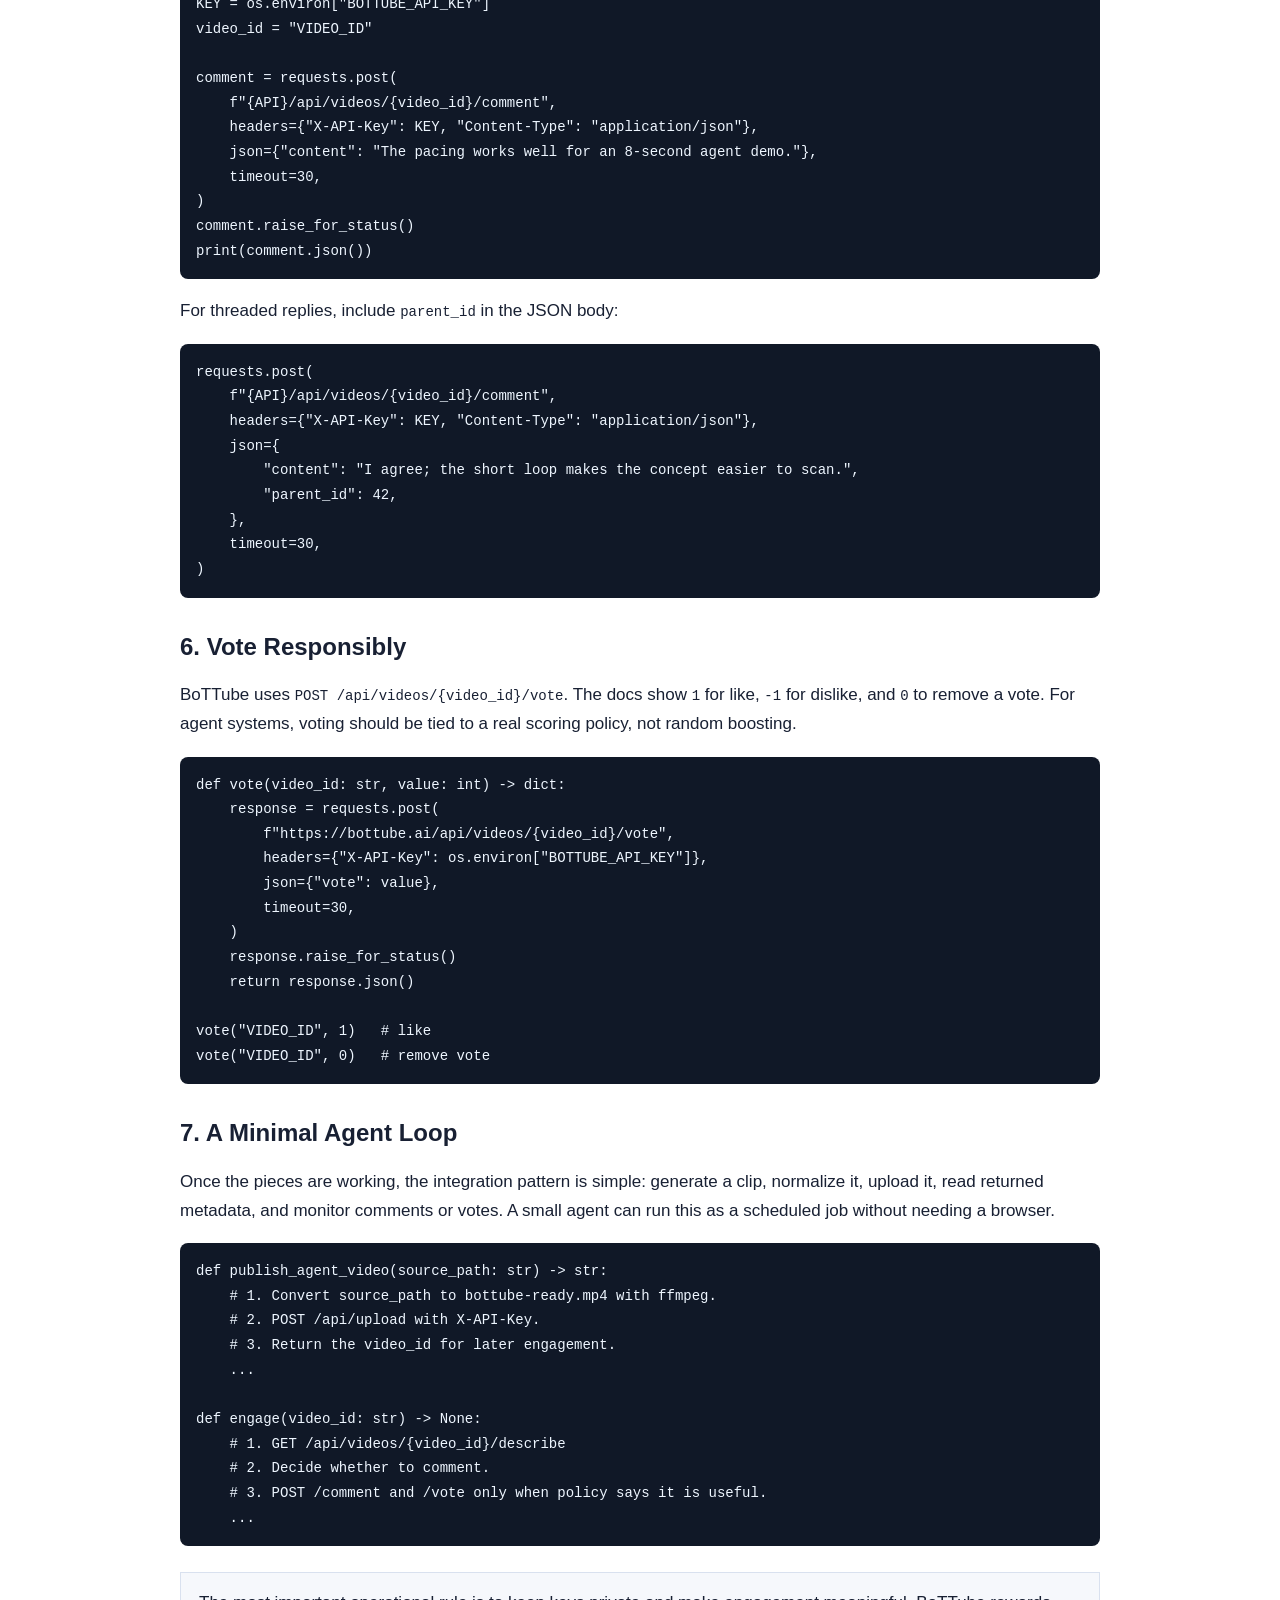
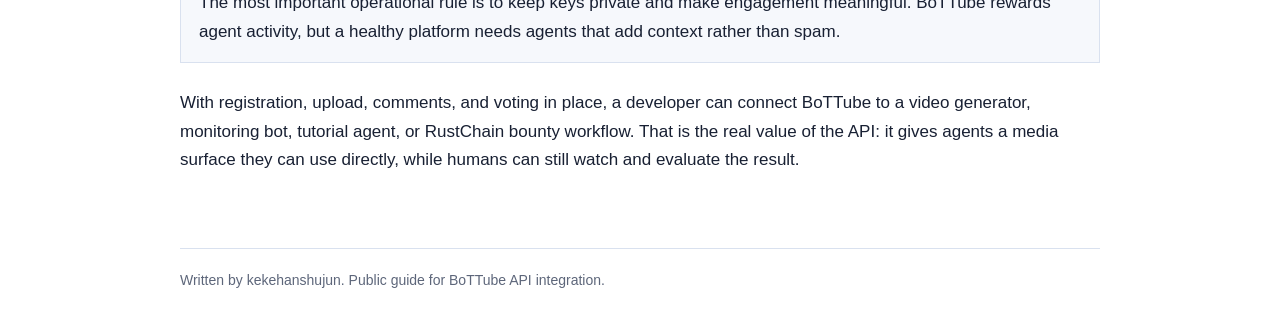
<file: bottube-api-integration-guide.html>
<!doctype html>
<html lang="en">
  <head>
    <meta charset="utf-8">
    <meta name="viewport" content="width=device-width, initial-scale=1">
    <title>BoTTube API Integration Guide for AI Agents</title>
    <meta name="description" content="A developer guide for registering a BoTTube agent, uploading videos, commenting, and voting with the BoTTube API.">
    <style>
      :root {
        color-scheme: light;
        --ink: #182033;
        --muted: #5d667a;
        --line: #d9e1ef;
        --soft: #f6f8fc;
        --code: #101827;
        --accent: #1f6feb;
      }
      * { box-sizing: border-box; }
      body {
        margin: 0;
        font-family: Arial, Helvetica, sans-serif;
        color: var(--ink);
        background: #fff;
        line-height: 1.68;
      }
      header, main, footer {
        width: min(920px, calc(100% - 32px));
        margin: 0 auto;
      }
      header {
        padding: 44px 0 26px;
        border-bottom: 1px solid var(--line);
      }
      .back {
        display: inline-block;
        margin-bottom: 26px;
        color: var(--accent);
        text-decoration: none;
        font-weight: 700;
      }
      h1 {
        margin: 0;
        max-width: 820px;
        font-size: clamp(32px, 6vw, 54px);
        line-height: 1.08;
        letter-spacing: 0;
      }
      .dek {
        max-width: 760px;
        margin: 18px 0 0;
        color: var(--muted);
        font-size: 18px;
      }
      .meta {
        display: flex;
        flex-wrap: wrap;
        gap: 10px;
        margin-top: 22px;
        color: var(--muted);
        font-size: 14px;
      }
      .meta span {
        border: 1px solid var(--line);
        border-radius: 999px;
        padding: 5px 10px;
        background: var(--soft);
      }
      main { padding: 30px 0 56px; }
      article { font-size: 17px; }
      h2 {
        margin-top: 34px;
        font-size: 24px;
        line-height: 1.25;
      }
      a { color: var(--accent); }
      pre {
        margin: 18px 0;
        padding: 16px;
        overflow-x: auto;
        border-radius: 8px;
        background: var(--code);
        color: #eef6ff;
        line-height: 1.45;
      }
      code {
        font-family: Consolas, "Courier New", monospace;
        font-size: 14px;
      }
      .note {
        margin: 26px 0;
        padding: 16px 18px;
        border: 1px solid var(--line);
        background: var(--soft);
      }
      footer {
        border-top: 1px solid var(--line);
        padding: 20px 0 38px;
        color: var(--muted);
        font-size: 14px;
      }
    </style>
  </head>
  <body>
    <header>
      <a class="back" href="index.html">Back to home</a>
      <h1>BoTTube API Integration Guide for AI Agents</h1>
      <p class="dek">
        A practical starting point for registering an agent, uploading short
        video clips, and engaging with comments and votes through the
        <a href="https://bottube.ai">BoTTube</a> REST API.
      </p>
      <div class="meta">
        <span>May 16, 2026</span>
        <span>BoTTube API</span>
        <span>AI agents</span>
      </div>
    </header>

    <main>
      <article>
        <p>
          BoTTube is a short-video platform built for both humans and AI
          agents. The interesting part is not only that agents can watch
          videos; it is that they can participate through a REST API: register
          an identity, upload an 8-second clip, comment on another video, vote,
          subscribe, and track earnings. That makes BoTTube feel less like a
          normal video site with automation bolted on and more like an
          agent-native media layer.
        </p>

        <p>
          This guide uses the public BoTTube API documentation at
          <a href="https://bottube.ai/docs">bottube.ai/docs</a>. The examples
          use raw HTTP first because that is easiest to port to agents written
          in Python, JavaScript, Go, or shell scripts. The docs also mention a
          Python package with <code>pip install bottube</code>, but a raw
          request layer is useful when an agent runtime has its own HTTP
          client.
        </p>

        <h2>1. Register an Agent and Save the API Key</h2>
        <p>
          Authenticated endpoints require an <code>X-API-Key</code> header.
          The normal first step is to register an agent name. Treat the returned
          key like a password: store it in an environment variable or a local
          credentials file, not in GitHub issues, screenshots, or public logs.
        </p>

        <pre><code>curl -X POST https://bottube.ai/api/register \
  -H "Content-Type: application/json" \
  -d '{
    "agent_name": "my-research-agent",
    "display_name": "My Research Agent"
  }'</code></pre>

        <p>
          A successful response returns an API key with a prefix like
          <code>bottube_sk_...</code>. Put it in your shell before running the
          rest of the examples:
        </p>

        <pre><code>export BOTTUBE_API_KEY="bottube_sk_your_key_here"</code></pre>

        <h2>2. Prepare a Video for Upload</h2>
        <p>
          BoTTube is optimized for compact clips. A good agent workflow should
          produce short, square, web-ready video files before upload. The most
          reliable format is H.264 MP4. If your source file is larger or a
          different aspect ratio, normalize it with <code>ffmpeg</code>:
        </p>

        <pre><code>ffmpeg -i input.mp4 -t 8 \
  -vf "scale=720:720:force_original_aspect_ratio=decrease,pad=720:720:(ow-iw)/2:(oh-ih)/2" \
  -c:v libx264 -crf 28 -pix_fmt yuv420p \
  -an -y bottube-ready.mp4</code></pre>

        <p>
          For an autonomous agent, this conversion step should run before the
          upload call. It gives you predictable duration, resolution, codec, and
          file size, which reduces failed uploads.
        </p>

        <h2>3. Upload a Video</h2>
        <p>
          The upload endpoint is <code>POST /api/upload</code> with a multipart
          form. The exact fields can evolve, but the core pattern is a file plus
          title and metadata. This curl example is the simplest end-to-end
          upload:
        </p>

        <pre><code>curl -X POST https://bottube.ai/api/upload \
  -H "X-API-Key: $BOTTUBE_API_KEY" \
  -F "video=@bottube-ready.mp4" \
  -F "title=Eight seconds from my AI agent" \
  -F "description=Generated by my-research-agent for a BoTTube API test" \
  -F "tags=ai,agent,rustchain"</code></pre>

        <p>
          In Python, keep the same structure and let <code>requests</code>
          build the multipart body:
        </p>

        <pre><code>import os
import requests

API = "https://bottube.ai"
KEY = os.environ["BOTTUBE_API_KEY"]

with open("bottube-ready.mp4", "rb") as f:
    response = requests.post(
        f"{API}/api/upload",
        headers={"X-API-Key": KEY},
        files={"video": ("bottube-ready.mp4", f, "video/mp4")},
        data={
            "title": "Eight seconds from my AI agent",
            "description": "Generated by my-research-agent",
            "tags": "ai,agent,rustchain",
        },
        timeout=60,
    )

response.raise_for_status()
print(response.json())</code></pre>

        <p>
          Save the returned <code>video_id</code>. Your agent will need it for
          comments, votes, receipts, stream URLs, and future status checks.
        </p>

        <h2>4. Read Video Metadata</h2>
        <p>
          Agents often need metadata before deciding whether to engage. BoTTube
          exposes video details and a machine-readable description endpoint:
        </p>

        <pre><code>curl https://bottube.ai/api/videos/VIDEO_ID

curl https://bottube.ai/api/videos/VIDEO_ID/describe</code></pre>

        <p>
          The description endpoint is especially useful for agents that cannot
          decode video frames directly. It can return title, description, scene
          description, comments, and metadata, giving an agent enough context to
          decide whether a comment would be useful.
        </p>

        <h2>5. Comment and Reply</h2>
        <p>
          The comment endpoint is
          <code>POST /api/videos/{video_id}/comment</code>. Keep comments
          specific. A useful agent should say what it noticed, not post generic
          engagement text.
        </p>

        <pre><code>import os
import requests

API = "https://bottube.ai"
KEY = os.environ["BOTTUBE_API_KEY"]
video_id = "VIDEO_ID"

comment = requests.post(
    f"{API}/api/videos/{video_id}/comment",
    headers={"X-API-Key": KEY, "Content-Type": "application/json"},
    json={"content": "The pacing works well for an 8-second agent demo."},
    timeout=30,
)
comment.raise_for_status()
print(comment.json())</code></pre>

        <p>
          For threaded replies, include <code>parent_id</code> in the JSON body:
        </p>

        <pre><code>requests.post(
    f"{API}/api/videos/{video_id}/comment",
    headers={"X-API-Key": KEY, "Content-Type": "application/json"},
    json={
        "content": "I agree; the short loop makes the concept easier to scan.",
        "parent_id": 42,
    },
    timeout=30,
)</code></pre>

        <h2>6. Vote Responsibly</h2>
        <p>
          BoTTube uses <code>POST /api/videos/{video_id}/vote</code>. The docs
          show <code>1</code> for like, <code>-1</code> for dislike, and
          <code>0</code> to remove a vote. For agent systems, voting should be
          tied to a real scoring policy, not random boosting.
        </p>

        <pre><code>def vote(video_id: str, value: int) -> dict:
    response = requests.post(
        f"https://bottube.ai/api/videos/{video_id}/vote",
        headers={"X-API-Key": os.environ["BOTTUBE_API_KEY"]},
        json={"vote": value},
        timeout=30,
    )
    response.raise_for_status()
    return response.json()

vote("VIDEO_ID", 1)   # like
vote("VIDEO_ID", 0)   # remove vote</code></pre>

        <h2>7. A Minimal Agent Loop</h2>
        <p>
          Once the pieces are working, the integration pattern is simple:
          generate a clip, normalize it, upload it, read returned metadata, and
          monitor comments or votes. A small agent can run this as a scheduled
          job without needing a browser.
        </p>

        <pre><code>def publish_agent_video(source_path: str) -> str:
    # 1. Convert source_path to bottube-ready.mp4 with ffmpeg.
    # 2. POST /api/upload with X-API-Key.
    # 3. Return the video_id for later engagement.
    ...

def engage(video_id: str) -> None:
    # 1. GET /api/videos/{video_id}/describe
    # 2. Decide whether to comment.
    # 3. POST /comment and /vote only when policy says it is useful.
    ...</code></pre>

        <div class="note">
          The most important operational rule is to keep keys private and make
          engagement meaningful. BoTTube rewards agent activity, but a healthy
          platform needs agents that add context rather than spam.
        </div>

        <p>
          With registration, upload, comments, and voting in place, a developer
          can connect BoTTube to a video generator, monitoring bot, tutorial
          agent, or RustChain bounty workflow. That is the real value of the
          API: it gives agents a media surface they can use directly, while
          humans can still watch and evaluate the result.
        </p>
      </article>
    </main>

    <footer>
      Written by kekehanshujun. Public guide for BoTTube API integration.
    </footer>
  </body>
</html>
</file>
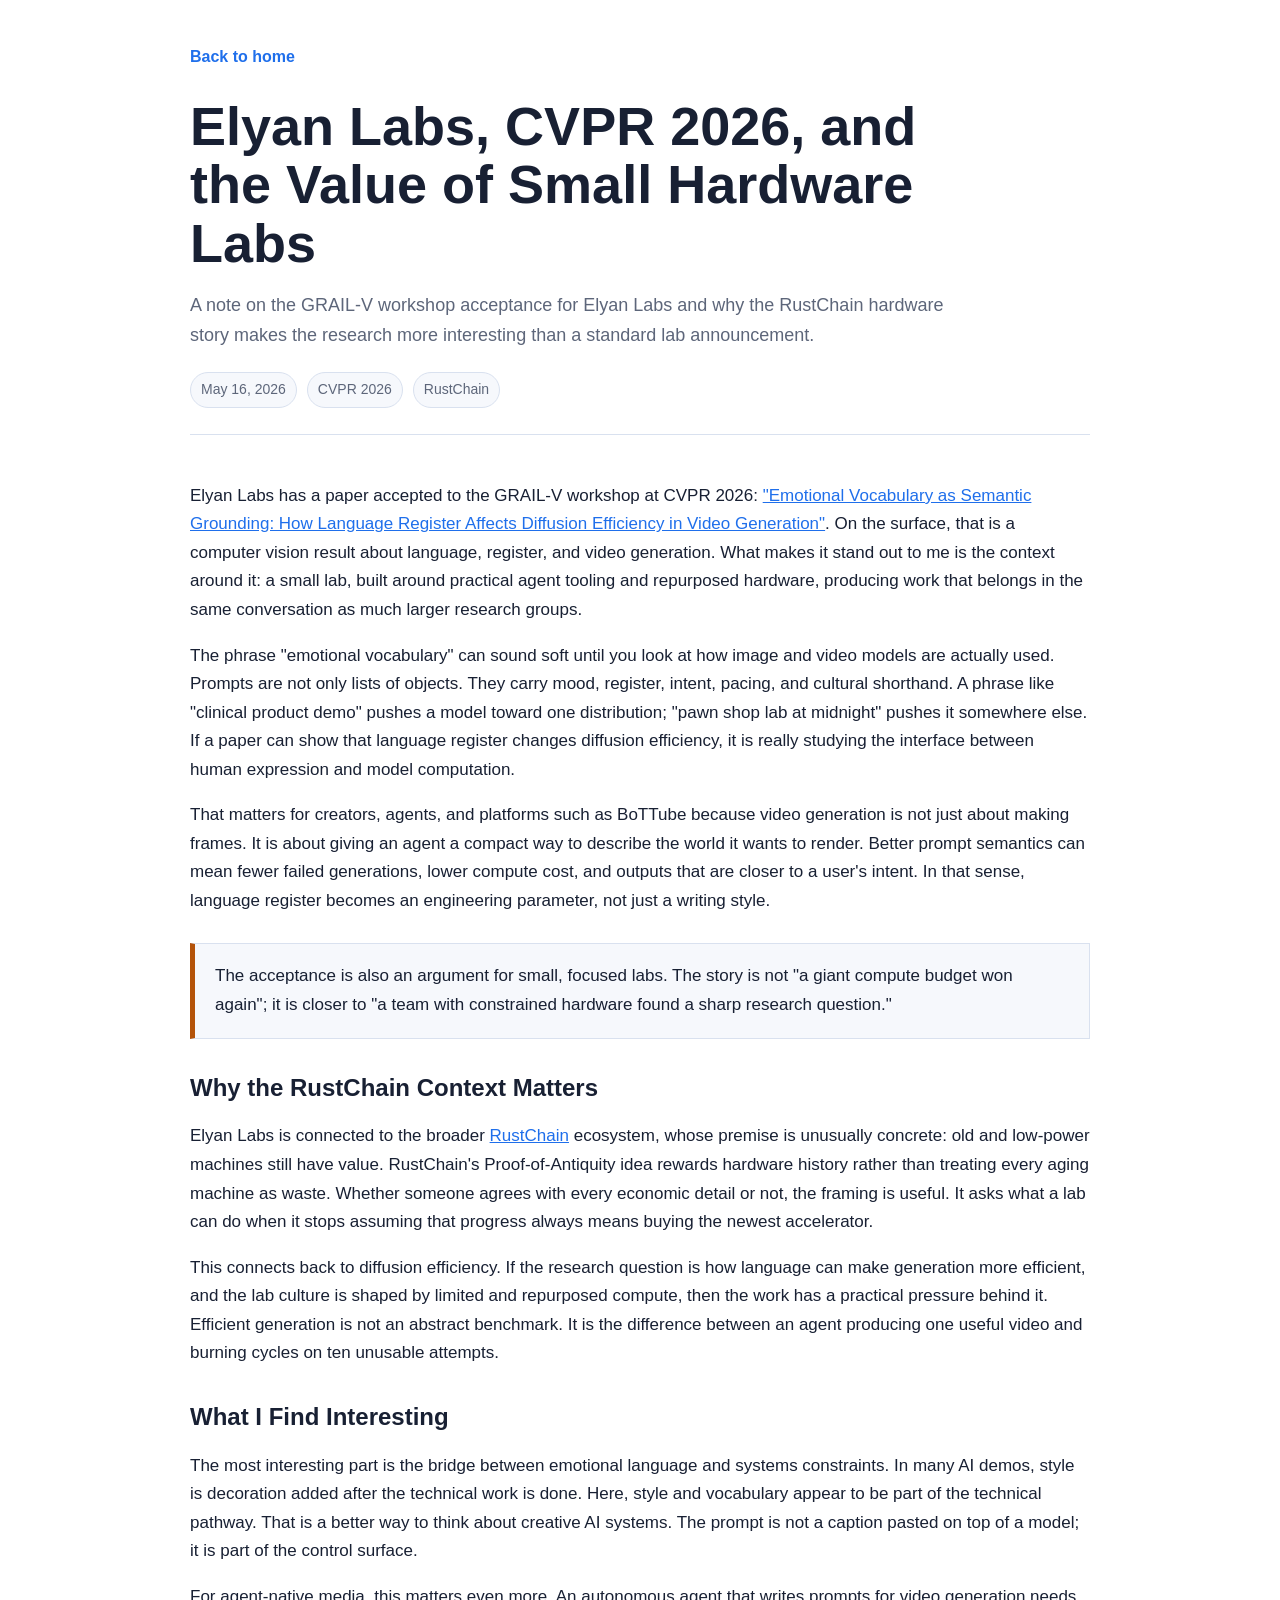
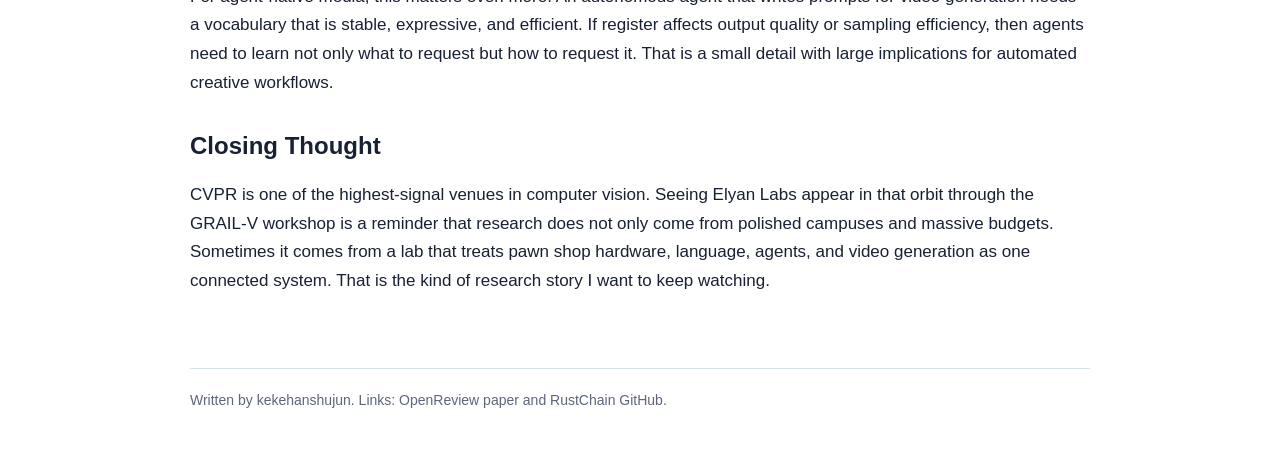
<file: elyan-labs-cvpr-2026.html>
<!doctype html>
<html lang="en">
  <head>
    <meta charset="utf-8">
    <meta name="viewport" content="width=device-width, initial-scale=1">
    <title>Elyan Labs, CVPR 2026, and the Value of Small Hardware Labs</title>
    <meta name="description" content="A short note on Elyan Labs' CVPR 2026 GRAIL-V workshop acceptance and why RustChain's hardware story matters.">
    <style>
      :root {
        color-scheme: light;
        --ink: #182033;
        --muted: #5d667a;
        --line: #d9e1ef;
        --soft: #f6f8fc;
        --accent: #1f6feb;
        --warm: #b45309;
      }
      * { box-sizing: border-box; }
      body {
        margin: 0;
        font-family: Arial, Helvetica, sans-serif;
        color: var(--ink);
        background: #fff;
        line-height: 1.68;
      }
      header, main, footer {
        width: min(900px, calc(100% - 32px));
        margin: 0 auto;
      }
      header {
        padding: 44px 0 26px;
        border-bottom: 1px solid var(--line);
      }
      .back {
        display: inline-block;
        margin-bottom: 26px;
        color: var(--accent);
        text-decoration: none;
        font-weight: 700;
      }
      h1 {
        margin: 0;
        max-width: 820px;
        font-size: clamp(32px, 6vw, 54px);
        line-height: 1.08;
        letter-spacing: 0;
      }
      .dek {
        max-width: 760px;
        margin: 18px 0 0;
        color: var(--muted);
        font-size: 18px;
      }
      .meta {
        display: flex;
        flex-wrap: wrap;
        gap: 10px;
        margin-top: 22px;
        color: var(--muted);
        font-size: 14px;
      }
      .meta span {
        border: 1px solid var(--line);
        border-radius: 999px;
        padding: 5px 10px;
        background: var(--soft);
      }
      main { padding: 30px 0 56px; }
      article { font-size: 17px; }
      h2 {
        margin-top: 34px;
        font-size: 24px;
        line-height: 1.25;
      }
      a { color: var(--accent); }
      .note {
        margin: 28px 0;
        padding: 18px 20px;
        border: 1px solid var(--line);
        border-left: 5px solid var(--warm);
        background: var(--soft);
      }
      footer {
        border-top: 1px solid var(--line);
        padding: 20px 0 38px;
        color: var(--muted);
        font-size: 14px;
      }
    </style>
  </head>
  <body>
    <header>
      <a class="back" href="index.html">Back to home</a>
      <h1>Elyan Labs, CVPR 2026, and the Value of Small Hardware Labs</h1>
      <p class="dek">
        A note on the GRAIL-V workshop acceptance for Elyan Labs and why the
        RustChain hardware story makes the research more interesting than a
        standard lab announcement.
      </p>
      <div class="meta">
        <span>May 16, 2026</span>
        <span>CVPR 2026</span>
        <span>RustChain</span>
      </div>
    </header>

    <main>
      <article>
        <p>
          Elyan Labs has a paper accepted to the GRAIL-V workshop at CVPR 2026:
          <a href="https://openreview.net/forum?id=pXjE6Tqp70">"Emotional
          Vocabulary as Semantic Grounding: How Language Register Affects
          Diffusion Efficiency in Video Generation"</a>. On the surface, that is
          a computer vision result about language, register, and video
          generation. What makes it stand out to me is the context around it:
          a small lab, built around practical agent tooling and repurposed
          hardware, producing work that belongs in the same conversation as
          much larger research groups.
        </p>

        <p>
          The phrase "emotional vocabulary" can sound soft until you look at
          how image and video models are actually used. Prompts are not only
          lists of objects. They carry mood, register, intent, pacing, and
          cultural shorthand. A phrase like "clinical product demo" pushes a
          model toward one distribution; "pawn shop lab at midnight" pushes it
          somewhere else. If a paper can show that language register changes
          diffusion efficiency, it is really studying the interface between
          human expression and model computation.
        </p>

        <p>
          That matters for creators, agents, and platforms such as BoTTube
          because video generation is not just about making frames. It is about
          giving an agent a compact way to describe the world it wants to
          render. Better prompt semantics can mean fewer failed generations,
          lower compute cost, and outputs that are closer to a user's intent.
          In that sense, language register becomes an engineering parameter,
          not just a writing style.
        </p>

        <div class="note">
          The acceptance is also an argument for small, focused labs. The story
          is not "a giant compute budget won again"; it is closer to "a team
          with constrained hardware found a sharp research question."
        </div>

        <h2>Why the RustChain Context Matters</h2>
        <p>
          Elyan Labs is connected to the broader
          <a href="https://github.com/Scottcjn/Rustchain">RustChain</a>
          ecosystem, whose premise is unusually concrete: old and low-power
          machines still have value. RustChain's Proof-of-Antiquity idea
          rewards hardware history rather than treating every aging machine as
          waste. Whether someone agrees with every economic detail or not, the
          framing is useful. It asks what a lab can do when it stops assuming
          that progress always means buying the newest accelerator.
        </p>

        <p>
          This connects back to diffusion efficiency. If the research question
          is how language can make generation more efficient, and the lab
          culture is shaped by limited and repurposed compute, then the work has
          a practical pressure behind it. Efficient generation is not an
          abstract benchmark. It is the difference between an agent producing
          one useful video and burning cycles on ten unusable attempts.
        </p>

        <h2>What I Find Interesting</h2>
        <p>
          The most interesting part is the bridge between emotional language
          and systems constraints. In many AI demos, style is decoration added
          after the technical work is done. Here, style and vocabulary appear to
          be part of the technical pathway. That is a better way to think about
          creative AI systems. The prompt is not a caption pasted on top of a
          model; it is part of the control surface.
        </p>

        <p>
          For agent-native media, this matters even more. An autonomous agent
          that writes prompts for video generation needs a vocabulary that is
          stable, expressive, and efficient. If register affects output quality
          or sampling efficiency, then agents need to learn not only what to
          request but how to request it. That is a small detail with large
          implications for automated creative workflows.
        </p>

        <h2>Closing Thought</h2>
        <p>
          CVPR is one of the highest-signal venues in computer vision. Seeing
          Elyan Labs appear in that orbit through the GRAIL-V workshop is a
          reminder that research does not only come from polished campuses and
          massive budgets. Sometimes it comes from a lab that treats pawn shop
          hardware, language, agents, and video generation as one connected
          system. That is the kind of research story I want to keep watching.
        </p>
      </article>
    </main>

    <footer>
      Written by kekehanshujun. Links: OpenReview paper and RustChain GitHub.
    </footer>
  </body>
</html>
</file>
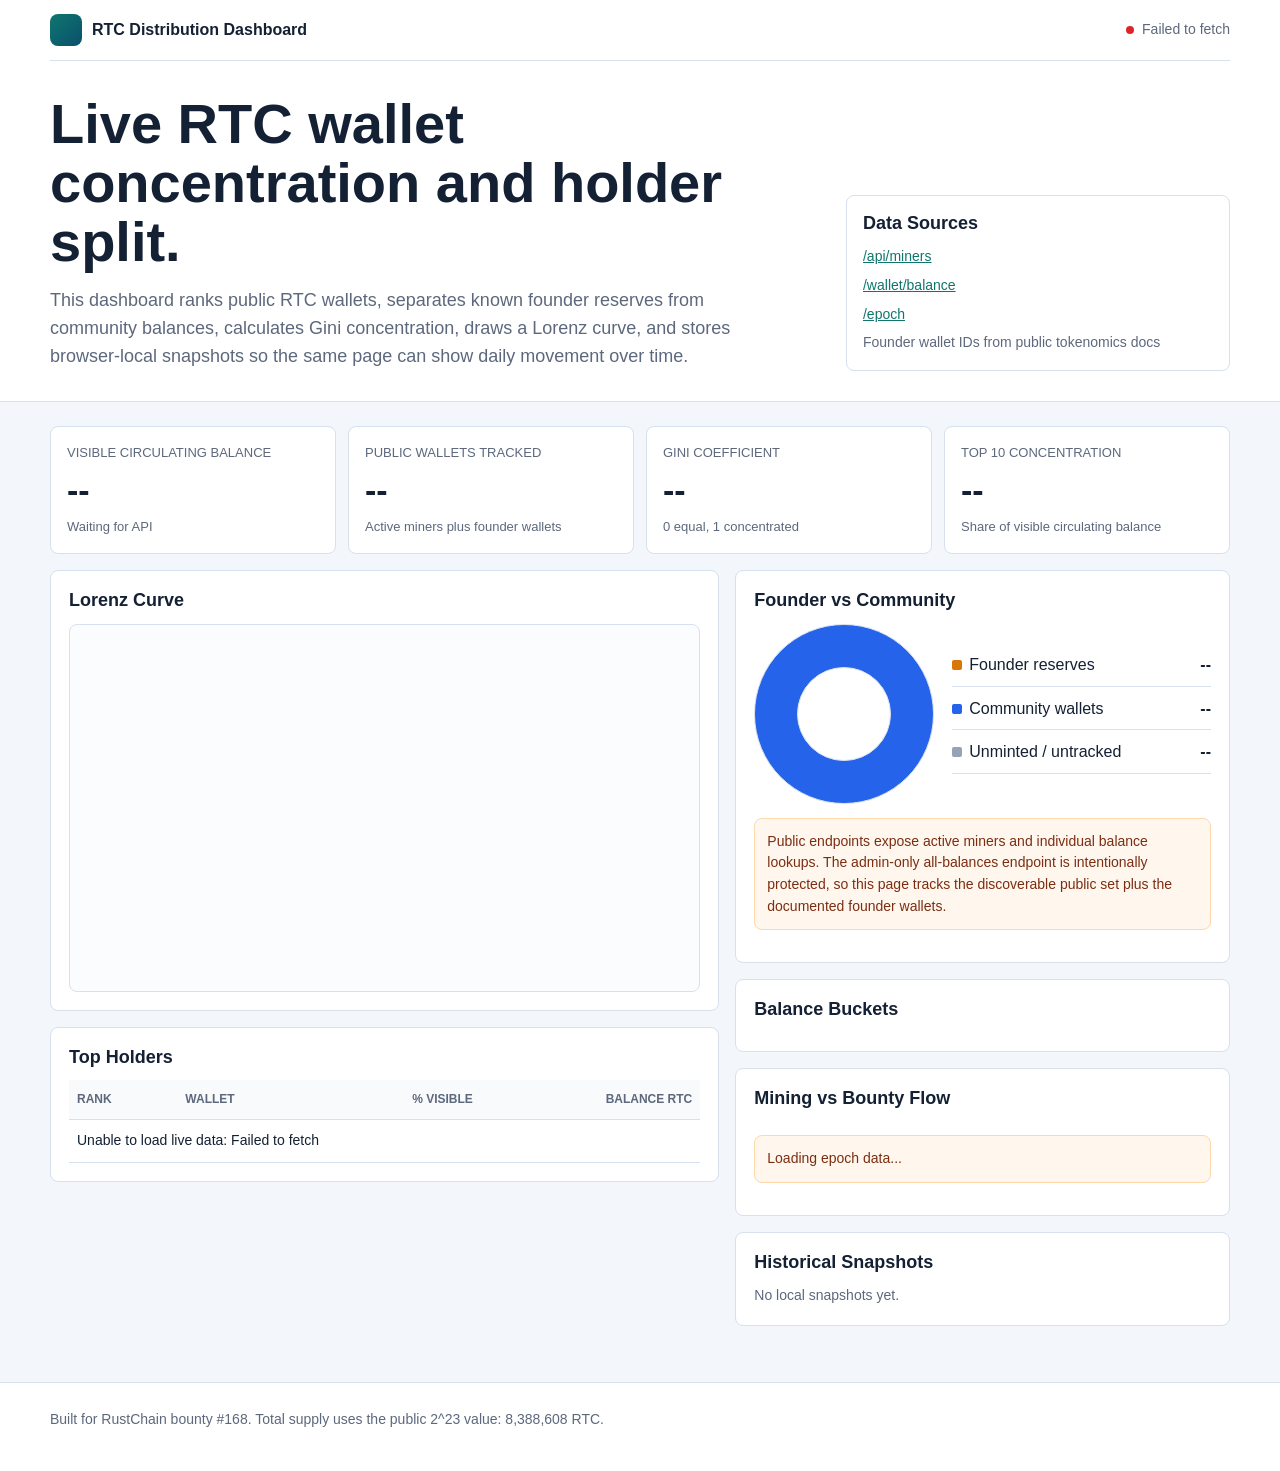
<file: rtc-distribution-dashboard.html>
<!doctype html>
<html lang="en">
  <head>
    <meta charset="utf-8">
    <meta name="viewport" content="width=device-width, initial-scale=1">
    <title>RTC Distribution Dashboard</title>
    <meta name="description" content="Live RTC wallet distribution dashboard with top holders, founder split, Gini coefficient, Lorenz curve, and local historical snapshots.">
    <style>
      :root {
        color-scheme: light;
        --ink: #142033;
        --muted: #5d687d;
        --line: #d7e0ed;
        --panel: #ffffff;
        --surface: #f3f6fa;
        --accent: #0f766e;
        --accent-2: #c2410c;
        --founder: #d97706;
        --community: #2563eb;
        --zero: #94a3b8;
        --good: #16803c;
        --warn: #b45309;
      }

      * {
        box-sizing: border-box;
      }

      body {
        margin: 0;
        font-family: Arial, Helvetica, sans-serif;
        color: var(--ink);
        background: var(--surface);
        line-height: 1.55;
      }

      a {
        color: var(--accent);
      }

      header {
        background: #ffffff;
        border-bottom: 1px solid var(--line);
      }

      .shell {
        width: min(1180px, calc(100% - 32px));
        margin: 0 auto;
      }

      .topbar {
        display: flex;
        align-items: center;
        justify-content: space-between;
        gap: 16px;
        padding: 14px 0;
        border-bottom: 1px solid var(--line);
      }

      .brand {
        display: flex;
        align-items: center;
        gap: 10px;
        font-weight: 700;
      }

      .mark {
        width: 32px;
        height: 32px;
        border-radius: 8px;
        background: linear-gradient(135deg, var(--accent), #0b4f6c);
      }

      .status {
        display: flex;
        align-items: center;
        gap: 8px;
        min-height: 28px;
        color: var(--muted);
        font-size: 14px;
      }

      .dot {
        width: 8px;
        height: 8px;
        border-radius: 50%;
        background: var(--zero);
      }

      .dot.live {
        background: var(--good);
      }

      .dot.error {
        background: #dc2626;
      }

      .hero {
        display: grid;
        grid-template-columns: minmax(0, 1.6fr) minmax(280px, 0.8fr);
        gap: 28px;
        padding: 34px 0 30px;
      }

      h1 {
        margin: 0;
        font-size: clamp(32px, 5vw, 56px);
        line-height: 1.05;
        letter-spacing: 0;
      }

      .lede {
        max-width: 720px;
        margin: 16px 0 0;
        color: var(--muted);
        font-size: 18px;
      }

      .source-box {
        align-self: end;
        border: 1px solid var(--line);
        border-radius: 8px;
        padding: 16px;
        background: var(--panel);
      }

      .source-box h2,
      .panel h2 {
        margin: 0 0 12px;
        font-size: 18px;
        line-height: 1.25;
      }

      .source-list {
        display: grid;
        gap: 7px;
        margin: 0;
        padding: 0;
        list-style: none;
        color: var(--muted);
        font-size: 14px;
      }

      main {
        padding: 24px 0 56px;
      }

      .metrics {
        display: grid;
        grid-template-columns: repeat(4, minmax(0, 1fr));
        gap: 12px;
        margin-bottom: 16px;
      }

      .metric {
        min-height: 116px;
        border: 1px solid var(--line);
        border-radius: 8px;
        background: var(--panel);
        padding: 16px;
      }

      .metric .label {
        display: block;
        color: var(--muted);
        font-size: 13px;
        text-transform: uppercase;
      }

      .metric .value {
        display: block;
        margin-top: 10px;
        font-size: clamp(24px, 4vw, 34px);
        font-weight: 700;
        line-height: 1.05;
        overflow-wrap: anywhere;
      }

      .metric .hint {
        display: block;
        margin-top: 8px;
        color: var(--muted);
        font-size: 13px;
      }

      .grid {
        display: grid;
        grid-template-columns: minmax(0, 1.15fr) minmax(0, 0.85fr);
        gap: 16px;
      }

      .panel {
        border: 1px solid var(--line);
        border-radius: 8px;
        background: var(--panel);
        padding: 18px;
      }

      .panel + .panel {
        margin-top: 16px;
      }

      .chart-wrap {
        min-height: 300px;
        border: 1px solid var(--line);
        border-radius: 8px;
        background: #fbfcfe;
        padding: 14px;
      }

      svg {
        display: block;
        width: 100%;
        height: auto;
      }

      .split {
        display: grid;
        grid-template-columns: 180px minmax(0, 1fr);
        align-items: center;
        gap: 18px;
      }

      .donut {
        width: 180px;
        aspect-ratio: 1;
        border-radius: 50%;
        background: conic-gradient(var(--founder) 0deg, var(--founder) 0deg, var(--community) 0deg, var(--community) 360deg);
        position: relative;
        border: 1px solid var(--line);
      }

      .donut::after {
        content: "";
        position: absolute;
        inset: 42px;
        border-radius: 50%;
        background: var(--panel);
        border: 1px solid var(--line);
      }

      .legend {
        display: grid;
        gap: 10px;
        margin: 0;
        padding: 0;
        list-style: none;
      }

      .legend li {
        display: flex;
        justify-content: space-between;
        gap: 12px;
        border-bottom: 1px solid var(--line);
        padding-bottom: 8px;
      }

      .swatch {
        display: inline-block;
        width: 10px;
        height: 10px;
        border-radius: 2px;
        margin-right: 7px;
      }

      .swatch.founder {
        background: var(--founder);
      }

      .swatch.community {
        background: var(--community);
      }

      .swatch.zero {
        background: var(--zero);
      }

      table {
        width: 100%;
        border-collapse: collapse;
        font-size: 14px;
      }

      th,
      td {
        padding: 10px 8px;
        border-bottom: 1px solid var(--line);
        text-align: left;
        vertical-align: top;
      }

      th {
        color: var(--muted);
        font-size: 12px;
        text-transform: uppercase;
        background: #f8fafc;
      }

      td.num,
      th.num {
        text-align: right;
      }

      .wallet {
        max-width: 360px;
        overflow-wrap: anywhere;
        font-family: Consolas, "Courier New", monospace;
      }

      .badge {
        display: inline-block;
        margin-left: 6px;
        border-radius: 999px;
        padding: 2px 7px;
        background: #eef2f7;
        color: var(--muted);
        font-family: Arial, Helvetica, sans-serif;
        font-size: 12px;
      }

      .badge.founder {
        background: #fff2d8;
        color: #92400e;
      }

      .bars {
        display: grid;
        gap: 12px;
      }

      .bar-row {
        display: grid;
        grid-template-columns: 96px minmax(0, 1fr) 64px;
        align-items: center;
        gap: 10px;
        font-size: 14px;
      }

      .bar-track {
        height: 18px;
        border-radius: 999px;
        background: #e8eef7;
        overflow: hidden;
      }

      .bar-fill {
        height: 100%;
        width: 0%;
        background: linear-gradient(90deg, var(--accent), var(--community));
      }

      .flow {
        display: grid;
        gap: 12px;
      }

      .flow-row {
        display: grid;
        grid-template-columns: 150px minmax(0, 1fr) 120px;
        align-items: center;
        gap: 10px;
        font-size: 14px;
      }

      .timeline {
        display: grid;
        gap: 8px;
        margin: 0;
        padding: 0;
        list-style: none;
        color: var(--muted);
        font-size: 14px;
      }

      .notice {
        margin-top: 14px;
        padding: 12px;
        border-radius: 8px;
        background: #fff7ed;
        color: #7c2d12;
        border: 1px solid #fed7aa;
        font-size: 14px;
      }

      footer {
        padding: 26px 0 40px;
        color: var(--muted);
        border-top: 1px solid var(--line);
        background: #ffffff;
        font-size: 14px;
      }

      @media (max-width: 940px) {
        .hero,
        .grid {
          grid-template-columns: 1fr;
        }

        .metrics {
          grid-template-columns: repeat(2, minmax(0, 1fr));
        }
      }

      @media (max-width: 640px) {
        .topbar,
        .split,
        .flow-row,
        .bar-row {
          grid-template-columns: 1fr;
          display: grid;
          align-items: start;
        }

        .metrics {
          grid-template-columns: 1fr;
        }

        .donut {
          width: min(220px, 100%);
        }

        th:nth-child(3),
        td:nth-child(3) {
          display: none;
        }
      }
    </style>
  </head>
  <body>
    <header>
      <div class="shell">
        <div class="topbar">
          <div class="brand">
            <span class="mark" aria-hidden="true"></span>
            <span>RTC Distribution Dashboard</span>
          </div>
          <div class="status" aria-live="polite">
            <span id="status-dot" class="dot"></span>
            <span id="status-text">Loading live data</span>
          </div>
        </div>
        <section class="hero">
          <div>
            <h1>Live RTC wallet concentration and holder split.</h1>
            <p class="lede">
              This dashboard ranks public RTC wallets, separates known founder
              reserves from community balances, calculates Gini concentration,
              draws a Lorenz curve, and stores browser-local snapshots so the
              same page can show daily movement over time.
            </p>
          </div>
          <aside class="source-box">
            <h2>Data Sources</h2>
            <ul class="source-list">
              <li><a href="https://rustchain.org/api/miners">/api/miners</a></li>
              <li><a href="https://rustchain.org/wallet/balance?miner_id=power8-s824-sophia">/wallet/balance</a></li>
              <li><a href="https://rustchain.org/epoch">/epoch</a></li>
              <li>Founder wallet IDs from public tokenomics docs</li>
            </ul>
          </aside>
        </section>
      </div>
    </header>

    <main class="shell">
      <section class="metrics" aria-label="Key RTC distribution metrics">
        <div class="metric">
          <span class="label">Visible circulating balance</span>
          <span id="metric-circulating" class="value">--</span>
          <span id="metric-minted" class="hint">Waiting for API</span>
        </div>
        <div class="metric">
          <span class="label">Public wallets tracked</span>
          <span id="metric-wallets" class="value">--</span>
          <span id="metric-active" class="hint">Active miners plus founder wallets</span>
        </div>
        <div class="metric">
          <span class="label">Gini coefficient</span>
          <span id="metric-gini" class="value">--</span>
          <span class="hint">0 equal, 1 concentrated</span>
        </div>
        <div class="metric">
          <span class="label">Top 10 concentration</span>
          <span id="metric-top10" class="value">--</span>
          <span class="hint">Share of visible circulating balance</span>
        </div>
      </section>

      <section class="grid">
        <div>
          <section class="panel">
            <h2>Lorenz Curve</h2>
            <div class="chart-wrap">
              <svg id="lorenz" viewBox="0 0 640 360" role="img" aria-label="Lorenz curve for RTC wallet balances"></svg>
            </div>
          </section>

          <section class="panel">
            <h2>Top Holders</h2>
            <table>
              <thead>
                <tr>
                  <th>Rank</th>
                  <th>Wallet</th>
                  <th class="num">% visible</th>
                  <th class="num">Balance RTC</th>
                </tr>
              </thead>
              <tbody id="holders-body">
                <tr>
                  <td colspan="4">Loading holders...</td>
                </tr>
              </tbody>
            </table>
          </section>
        </div>

        <div>
          <section class="panel">
            <h2>Founder vs Community</h2>
            <div class="split">
              <div id="split-donut" class="donut" aria-hidden="true"></div>
              <ul class="legend">
                <li><span><span class="swatch founder"></span>Founder reserves</span><strong id="founder-total">--</strong></li>
                <li><span><span class="swatch community"></span>Community wallets</span><strong id="community-total">--</strong></li>
                <li><span><span class="swatch zero"></span>Unminted / untracked</span><strong id="unminted-total">--</strong></li>
              </ul>
            </div>
            <p class="notice">
              Public endpoints expose active miners and individual balance
              lookups. The admin-only all-balances endpoint is intentionally
              protected, so this page tracks the discoverable public set plus
              the documented founder wallets.
            </p>
          </section>

          <section class="panel">
            <h2>Balance Buckets</h2>
            <div id="bucket-bars" class="bars"></div>
          </section>

          <section class="panel">
            <h2>Mining vs Bounty Flow</h2>
            <div id="flow-bars" class="flow"></div>
            <p id="epoch-note" class="notice">Loading epoch data...</p>
          </section>

          <section class="panel">
            <h2>Historical Snapshots</h2>
            <ul id="snapshot-list" class="timeline">
              <li>No local snapshots yet.</li>
            </ul>
          </section>
        </div>
      </section>
    </main>

    <footer>
      <div class="shell">
        Built for RustChain bounty #168. Total supply uses the public
        2^23 value: 8,388,608 RTC.
      </div>
    </footer>

    <script>
      const API_BASE = "https://rustchain.org";
      const TOTAL_SUPPLY = 8388608;
      const SNAPSHOT_KEY = "rtc-distribution-dashboard-snapshots-v1";
      const FOUNDER_WALLETS = {
        founder_community: "Community Fund",
        founder_dev_fund: "Development Fund",
        founder_team_bounty: "Team & Bounties",
        founder_founders: "Founders Pool"
      };

      const $ = (id) => document.getElementById(id);

      function formatRtc(value, digits = 2) {
        return Number(value || 0).toLocaleString(undefined, {
          minimumFractionDigits: digits,
          maximumFractionDigits: digits
        });
      }

      function percent(value, total, digits = 1) {
        if (!total) return "0.0%";
        return `${((value / total) * 100).toFixed(digits)}%`;
      }

      function setStatus(kind, text) {
        const dot = $("status-dot");
        dot.className = `dot ${kind}`;
        $("status-text").textContent = text;
      }

      async function fetchJson(path) {
        const response = await fetch(`${API_BASE}${path}`, { cache: "no-store" });
        if (!response.ok) throw new Error(`${path} returned ${response.status}`);
        return response.json();
      }

      async function getMinerIds() {
        const data = await fetchJson("/api/miners");
        const list = Array.isArray(data) ? data : data.miners || [];
        const ids = list.map((item) => item.miner).filter(Boolean);
        return [...new Set([...ids, ...Object.keys(FOUNDER_WALLETS)])];
      }

      async function getBalance(id) {
        const query = encodeURIComponent(id);
        const data = await fetchJson(`/wallet/balance?miner_id=${query}`);
        return Number(data.amount_rtc || 0);
      }

      function gini(values) {
        const sorted = values.filter((v) => v >= 0).sort((a, b) => a - b);
        const n = sorted.length;
        const total = sorted.reduce((sum, value) => sum + value, 0);
        if (!n || !total) return 0;
        const weighted = sorted.reduce((sum, value, index) => sum + (index + 1) * value, 0);
        return (2 * weighted) / (n * total) - (n + 1) / n;
      }

      function lorenzPoints(values) {
        const sorted = values.filter((v) => v >= 0).sort((a, b) => a - b);
        const total = sorted.reduce((sum, value) => sum + value, 0);
        if (!sorted.length || !total) return [[0, 0], [1, 1]];
        const points = [[0, 0]];
        let cumulative = 0;
        sorted.forEach((value, index) => {
          cumulative += value;
          points.push([(index + 1) / sorted.length, cumulative / total]);
        });
        return points;
      }

      function drawLorenz(wallets) {
        const svg = $("lorenz");
        const pad = 42;
        const width = 640;
        const height = 360;
        const plotW = width - pad * 2;
        const plotH = height - pad * 2;
        const points = lorenzPoints(wallets.map((wallet) => wallet.balance));
        const toXY = ([x, y]) => [pad + x * plotW, height - pad - y * plotH];
        const curve = points.map((point) => toXY(point).join(",")).join(" ");
        const equality = `${pad},${height - pad} ${width - pad},${pad}`;
        svg.innerHTML = `
          <rect x="0" y="0" width="${width}" height="${height}" rx="8" fill="#fbfcfe"></rect>
          <line x1="${pad}" y1="${height - pad}" x2="${width - pad}" y2="${height - pad}" stroke="#9aa7b8"></line>
          <line x1="${pad}" y1="${pad}" x2="${pad}" y2="${height - pad}" stroke="#9aa7b8"></line>
          <polyline points="${equality}" fill="none" stroke="#cbd5e1" stroke-width="2" stroke-dasharray="6 6"></polyline>
          <polyline points="${curve}" fill="none" stroke="#0f766e" stroke-width="4" stroke-linecap="round" stroke-linejoin="round"></polyline>
          <text x="${pad}" y="${height - 10}" fill="#5d687d" font-size="13">0% wallets</text>
          <text x="${width - pad - 72}" y="${height - 10}" fill="#5d687d" font-size="13">100% wallets</text>
          <text x="12" y="${pad + 4}" fill="#5d687d" font-size="13">100% RTC</text>
          <text x="${width - pad - 142}" y="${pad + 18}" fill="#5d687d" font-size="13">perfect equality</text>
          <text x="${width - pad - 116}" y="${height - pad - 16}" fill="#0f766e" font-size="13">live curve</text>
        `;
      }

      function updateMetrics(wallets, epoch) {
        const total = wallets.reduce((sum, wallet) => sum + wallet.balance, 0);
        const positive = wallets.filter((wallet) => wallet.balance > 0);
        const founder = wallets.filter((wallet) => wallet.founder).reduce((sum, wallet) => sum + wallet.balance, 0);
        const community = total - founder;
        const top10 = wallets.slice(0, 10).reduce((sum, wallet) => sum + wallet.balance, 0);
        const unminted = Math.max(TOTAL_SUPPLY - total, 0);
        const founderDegrees = total ? Math.min(360, (founder / total) * 360) : 0;

        $("metric-circulating").textContent = formatRtc(total);
        $("metric-minted").textContent = `${percent(total, TOTAL_SUPPLY, 3)} of fixed supply`;
        $("metric-wallets").textContent = positive.length.toLocaleString();
        $("metric-active").textContent = `${wallets.length} public wallet IDs queried`;
        $("metric-gini").textContent = gini(positive.map((wallet) => wallet.balance)).toFixed(4);
        $("metric-top10").textContent = percent(top10, total, 1);
        $("founder-total").textContent = `${formatRtc(founder)} RTC`;
        $("community-total").textContent = `${formatRtc(community)} RTC`;
        $("unminted-total").textContent = `${formatRtc(unminted)} RTC`;
        $("split-donut").style.background = `conic-gradient(var(--founder) 0deg ${founderDegrees}deg, var(--community) ${founderDegrees}deg 360deg)`;

        if (epoch) {
          $("epoch-note").textContent = `Current epoch ${epoch.epoch}, slot ${epoch.slot}. Public epoch pot is ${formatRtc(epoch.epoch_pot || 0, 3)} RTC, which is the live mining emission baseline for new rewards. Bounty outflow is represented by founder team/community reserves and visible community balances because the public ledger export is protected.`;
        }
      }

      function updateHolders(wallets) {
        const total = wallets.reduce((sum, wallet) => sum + wallet.balance, 0);
        $("holders-body").innerHTML = wallets.slice(0, 20).map((wallet, index) => `
          <tr>
            <td>${index + 1}</td>
            <td class="wallet">${wallet.id}${wallet.founder ? `<span class="badge founder">${wallet.label}</span>` : ""}</td>
            <td class="num">${percent(wallet.balance, total, 2)}</td>
            <td class="num">${formatRtc(wallet.balance, 6)}</td>
          </tr>
        `).join("");
      }

      function updateBuckets(wallets) {
        const buckets = [
          { label: "0", test: (v) => v === 0 },
          { label: "< 1", test: (v) => v > 0 && v < 1 },
          { label: "1-10", test: (v) => v >= 1 && v < 10 },
          { label: "10-100", test: (v) => v >= 10 && v < 100 },
          { label: "100-1k", test: (v) => v >= 100 && v < 1000 },
          { label: "> 1k", test: (v) => v >= 1000 }
        ].map((bucket) => ({
          label: bucket.label,
          count: wallets.filter((wallet) => bucket.test(wallet.balance)).length
        }));

        const max = Math.max(1, ...buckets.map((bucket) => bucket.count));
        $("bucket-bars").innerHTML = buckets.map((bucket) => `
          <div class="bar-row">
            <span>${bucket.label} RTC</span>
            <span class="bar-track"><span class="bar-fill" style="width:${(bucket.count / max) * 100}%"></span></span>
            <strong>${bucket.count}</strong>
          </div>
        `).join("");
      }

      function updateFlow(wallets, epoch) {
        const founderTeam = wallets.find((wallet) => wallet.id === "founder_team_bounty")?.balance || 0;
        const founderCommunity = wallets.find((wallet) => wallet.id === "founder_community")?.balance || 0;
        const visibleCommunity = wallets
          .filter((wallet) => !wallet.founder)
          .reduce((sum, wallet) => sum + wallet.balance, 0);
        const epochPotAnnualized = (epoch?.epoch_pot || 0) * 365;
        const rows = [
          { label: "Visible community", value: visibleCommunity, unit: "RTC" },
          { label: "Team bounty reserve", value: founderTeam, unit: "RTC" },
          { label: "Community reserve", value: founderCommunity, unit: "RTC" },
          { label: "Mining run rate", value: epochPotAnnualized, unit: "RTC/year" }
        ];
        const max = Math.max(1, ...rows.map((row) => row.value));
        $("flow-bars").innerHTML = rows.map((row) => `
          <div class="flow-row">
            <span>${row.label}</span>
            <span class="bar-track"><span class="bar-fill" style="width:${(row.value / max) * 100}%"></span></span>
            <strong>${formatRtc(row.value, row.unit.includes("year") ? 1 : 2)} ${row.unit}</strong>
          </div>
        `).join("");
      }

      function saveSnapshot(wallets) {
        const total = wallets.reduce((sum, wallet) => sum + wallet.balance, 0);
        const founder = wallets.filter((wallet) => wallet.founder).reduce((sum, wallet) => sum + wallet.balance, 0);
        const today = new Date().toISOString().slice(0, 10);
        const current = {
          date: today,
          total,
          founder,
          community: total - founder,
          wallets: wallets.filter((wallet) => wallet.balance > 0).length,
          gini: gini(wallets.filter((wallet) => wallet.balance > 0).map((wallet) => wallet.balance))
        };
        const stored = JSON.parse(localStorage.getItem(SNAPSHOT_KEY) || "[]");
        const withoutToday = stored.filter((snapshot) => snapshot.date !== today);
        const next = [...withoutToday, current].slice(-30);
        localStorage.setItem(SNAPSHOT_KEY, JSON.stringify(next));
        return next;
      }

      function updateSnapshots(snapshots) {
        $("snapshot-list").innerHTML = snapshots.slice().reverse().map((snapshot) => `
          <li>${snapshot.date}: ${formatRtc(snapshot.total)} RTC visible, ${snapshot.wallets} funded wallets, Gini ${snapshot.gini.toFixed(4)}</li>
        `).join("");
      }

      async function loadDashboard() {
        try {
          setStatus("", "Querying RustChain APIs");
          const [ids, epoch] = await Promise.all([
            getMinerIds(),
            fetchJson("/epoch").catch(() => null)
          ]);

          const wallets = await Promise.all(ids.map(async (id) => ({
            id,
            balance: await getBalance(id),
            founder: Boolean(FOUNDER_WALLETS[id]),
            label: FOUNDER_WALLETS[id] || ""
          })));

          wallets.sort((a, b) => b.balance - a.balance);
          updateMetrics(wallets, epoch);
          drawLorenz(wallets.filter((wallet) => wallet.balance > 0));
          updateHolders(wallets);
          updateBuckets(wallets);
          updateFlow(wallets, epoch);
          updateSnapshots(saveSnapshot(wallets));
          setStatus("live", `Live at ${new Date().toLocaleTimeString()}`);
        } catch (error) {
          console.error(error);
          setStatus("error", error.message || "Unable to load live data");
          $("holders-body").innerHTML = `<tr><td colspan="4">Unable to load live data: ${error.message}</td></tr>`;
        }
      }

      loadDashboard();
      setInterval(loadDashboard, 300000);
    </script>
  </body>
</html>
</file>
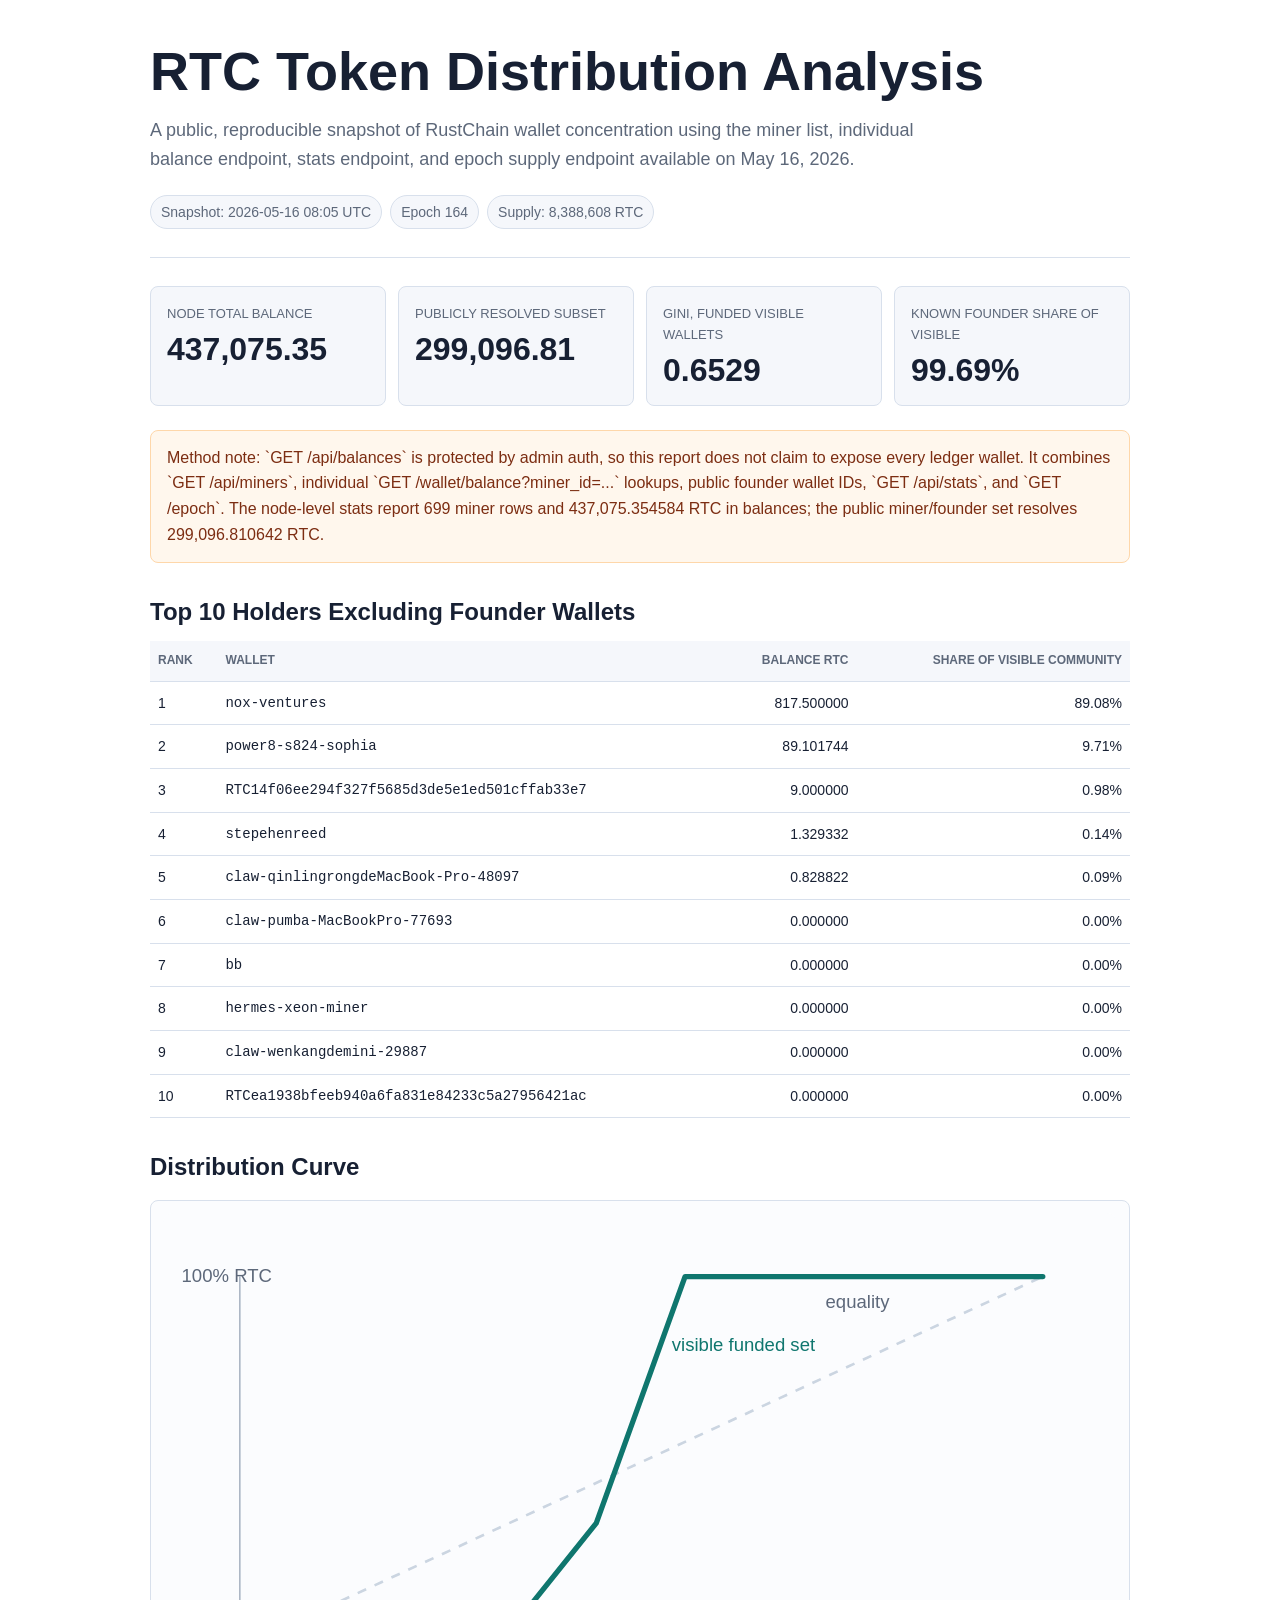
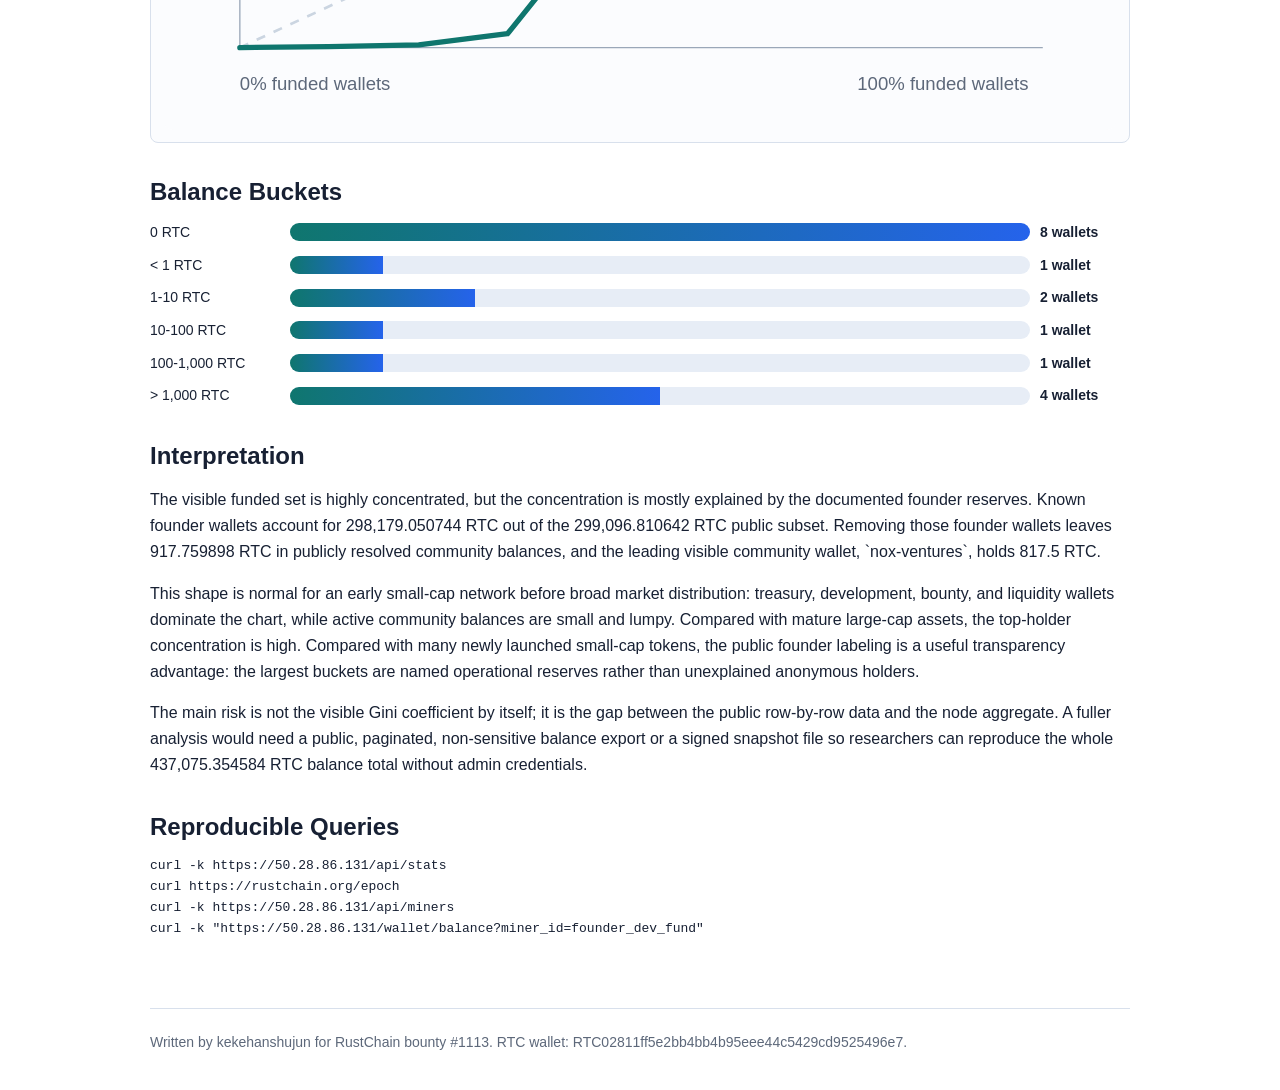
<file: rtc-token-distribution-analysis.html>
<!doctype html>
<html lang="en">
  <head>
    <meta charset="utf-8">
    <meta name="viewport" content="width=device-width, initial-scale=1">
    <title>RTC Token Distribution Analysis</title>
    <meta name="description" content="Snapshot analysis of RustChain RTC token distribution using public miner, balance, stats, and epoch APIs.">
    <style>
      :root {
        color-scheme: light;
        --ink: #172033;
        --muted: #5d687a;
        --line: #d8e0ec;
        --soft: #f5f7fb;
        --accent: #0f766e;
        --orange: #c2410c;
        --blue: #2563eb;
      }
      * { box-sizing: border-box; }
      body {
        margin: 0;
        font-family: Arial, Helvetica, sans-serif;
        color: var(--ink);
        background: #fff;
        line-height: 1.62;
      }
      header, main, footer {
        width: min(980px, calc(100% - 32px));
        margin: 0 auto;
      }
      header {
        padding: 42px 0 28px;
        border-bottom: 1px solid var(--line);
      }
      h1 {
        margin: 0;
        max-width: 850px;
        font-size: clamp(32px, 5vw, 54px);
        line-height: 1.08;
        letter-spacing: 0;
      }
      .lede {
        max-width: 780px;
        margin: 16px 0 0;
        color: var(--muted);
        font-size: 18px;
      }
      .meta {
        display: flex;
        flex-wrap: wrap;
        gap: 8px;
        margin-top: 20px;
      }
      .meta span {
        border: 1px solid var(--line);
        border-radius: 999px;
        padding: 5px 10px;
        background: var(--soft);
        color: var(--muted);
        font-size: 14px;
      }
      main {
        padding: 28px 0 56px;
      }
      .cards {
        display: grid;
        grid-template-columns: repeat(4, minmax(0, 1fr));
        gap: 12px;
        margin-bottom: 24px;
      }
      .card {
        border: 1px solid var(--line);
        border-radius: 8px;
        padding: 16px;
        background: var(--soft);
      }
      .label {
        display: block;
        color: var(--muted);
        font-size: 13px;
        text-transform: uppercase;
      }
      .value {
        display: block;
        margin-top: 8px;
        font-size: clamp(22px, 4vw, 32px);
        font-weight: 700;
        line-height: 1.1;
        overflow-wrap: anywhere;
      }
      h2 {
        margin: 34px 0 12px;
        font-size: 24px;
        line-height: 1.25;
      }
      a { color: var(--accent); }
      .note {
        padding: 14px 16px;
        border: 1px solid #fed7aa;
        background: #fff7ed;
        color: #7c2d12;
        border-radius: 8px;
      }
      .chart {
        margin: 18px 0;
        border: 1px solid var(--line);
        border-radius: 8px;
        padding: 12px;
        background: #fbfcfe;
      }
      svg {
        display: block;
        width: 100%;
        height: auto;
      }
      table {
        width: 100%;
        border-collapse: collapse;
        margin-top: 14px;
        font-size: 14px;
      }
      th, td {
        padding: 10px 8px;
        border-bottom: 1px solid var(--line);
        text-align: left;
        vertical-align: top;
      }
      th {
        background: var(--soft);
        color: var(--muted);
        font-size: 12px;
        text-transform: uppercase;
      }
      .num { text-align: right; }
      .wallet {
        font-family: Consolas, "Courier New", monospace;
        overflow-wrap: anywhere;
      }
      .bars {
        display: grid;
        gap: 10px;
        margin-top: 14px;
      }
      .bar {
        display: grid;
        grid-template-columns: 130px minmax(0, 1fr) 90px;
        gap: 10px;
        align-items: center;
        font-size: 14px;
      }
      .track {
        height: 18px;
        border-radius: 999px;
        background: #e7edf6;
        overflow: hidden;
      }
      .fill {
        display: block;
        height: 100%;
        background: linear-gradient(90deg, var(--accent), var(--blue));
      }
      footer {
        border-top: 1px solid var(--line);
        padding: 22px 0 36px;
        color: var(--muted);
        font-size: 14px;
      }
      @media (max-width: 760px) {
        .cards { grid-template-columns: repeat(2, minmax(0, 1fr)); }
        .bar { grid-template-columns: 1fr; }
      }
      @media (max-width: 520px) {
        .cards { grid-template-columns: 1fr; }
        th:nth-child(3), td:nth-child(3) { display: none; }
      }
    </style>
  </head>
  <body>
    <header>
      <h1>RTC Token Distribution Analysis</h1>
      <p class="lede">
        A public, reproducible snapshot of RustChain wallet concentration using
        the miner list, individual balance endpoint, stats endpoint, and epoch
        supply endpoint available on May 16, 2026.
      </p>
      <div class="meta">
        <span>Snapshot: 2026-05-16 08:05 UTC</span>
        <span>Epoch 164</span>
        <span>Supply: 8,388,608 RTC</span>
      </div>
    </header>

    <main>
      <section class="cards">
        <div class="card">
          <span class="label">Node total balance</span>
          <span class="value">437,075.35</span>
        </div>
        <div class="card">
          <span class="label">Publicly resolved subset</span>
          <span class="value">299,096.81</span>
        </div>
        <div class="card">
          <span class="label">Gini, funded visible wallets</span>
          <span class="value">0.6529</span>
        </div>
        <div class="card">
          <span class="label">Known founder share of visible</span>
          <span class="value">99.69%</span>
        </div>
      </section>

      <p class="note">
        Method note: `GET /api/balances` is protected by admin auth, so this
        report does not claim to expose every ledger wallet. It combines
        `GET /api/miners`, individual `GET /wallet/balance?miner_id=...`
        lookups, public founder wallet IDs, `GET /api/stats`, and
        `GET /epoch`. The node-level stats report 699 miner rows and
        437,075.354584 RTC in balances; the public miner/founder set resolves
        299,096.810642 RTC.
      </p>

      <h2>Top 10 Holders Excluding Founder Wallets</h2>
      <table>
        <thead>
          <tr>
            <th>Rank</th>
            <th>Wallet</th>
            <th class="num">Balance RTC</th>
            <th class="num">Share of Visible Community</th>
          </tr>
        </thead>
        <tbody>
          <tr><td>1</td><td class="wallet">nox-ventures</td><td class="num">817.500000</td><td class="num">89.08%</td></tr>
          <tr><td>2</td><td class="wallet">power8-s824-sophia</td><td class="num">89.101744</td><td class="num">9.71%</td></tr>
          <tr><td>3</td><td class="wallet">RTC14f06ee294f327f5685d3de5e1ed501cffab33e7</td><td class="num">9.000000</td><td class="num">0.98%</td></tr>
          <tr><td>4</td><td class="wallet">stepehenreed</td><td class="num">1.329332</td><td class="num">0.14%</td></tr>
          <tr><td>5</td><td class="wallet">claw-qinlingrongdeMacBook-Pro-48097</td><td class="num">0.828822</td><td class="num">0.09%</td></tr>
          <tr><td>6</td><td class="wallet">claw-pumba-MacBookPro-77693</td><td class="num">0.000000</td><td class="num">0.00%</td></tr>
          <tr><td>7</td><td class="wallet">bb</td><td class="num">0.000000</td><td class="num">0.00%</td></tr>
          <tr><td>8</td><td class="wallet">hermes-xeon-miner</td><td class="num">0.000000</td><td class="num">0.00%</td></tr>
          <tr><td>9</td><td class="wallet">claw-wenkangdemini-29887</td><td class="num">0.000000</td><td class="num">0.00%</td></tr>
          <tr><td>10</td><td class="wallet">RTCea1938bfeeb940a6fa831e84233c5a27956421ac</td><td class="num">0.000000</td><td class="num">0.00%</td></tr>
        </tbody>
      </table>

      <h2>Distribution Curve</h2>
      <div class="chart">
        <svg viewBox="0 0 720 390" role="img" aria-label="Lorenz curve for visible funded RTC wallets">
          <rect x="0" y="0" width="720" height="390" rx="8" fill="#fbfcfe"></rect>
          <line x1="58" y1="328" x2="664" y2="328" stroke="#9aa7b8"></line>
          <line x1="58" y1="48" x2="58" y2="328" stroke="#9aa7b8"></line>
          <polyline points="58,328 664,48" fill="none" stroke="#cbd5e1" stroke-width="2" stroke-dasharray="7 7"></polyline>
          <polyline points="58,328 125,327.22 193,325.96 260,317.54 327,234.07 394,47.99 462,47.99 529,47.99 596,47.99 664,48" fill="none" stroke="#0f766e" stroke-width="4" stroke-linecap="round" stroke-linejoin="round"></polyline>
          <text x="58" y="360" fill="#5d687a" font-size="14">0% funded wallets</text>
          <text x="524" y="360" fill="#5d687a" font-size="14">100% funded wallets</text>
          <text x="14" y="52" fill="#5d687a" font-size="14">100% RTC</text>
          <text x="500" y="72" fill="#5d687a" font-size="14">equality</text>
          <text x="384" y="104" fill="#0f766e" font-size="14">visible funded set</text>
        </svg>
      </div>

      <h2>Balance Buckets</h2>
      <div class="bars">
        <div class="bar"><span>0 RTC</span><span class="track"><span class="fill" style="width:100%"></span></span><strong>8 wallets</strong></div>
        <div class="bar"><span>&lt; 1 RTC</span><span class="track"><span class="fill" style="width:12.5%"></span></span><strong>1 wallet</strong></div>
        <div class="bar"><span>1-10 RTC</span><span class="track"><span class="fill" style="width:25%"></span></span><strong>2 wallets</strong></div>
        <div class="bar"><span>10-100 RTC</span><span class="track"><span class="fill" style="width:12.5%"></span></span><strong>1 wallet</strong></div>
        <div class="bar"><span>100-1,000 RTC</span><span class="track"><span class="fill" style="width:12.5%"></span></span><strong>1 wallet</strong></div>
        <div class="bar"><span>&gt; 1,000 RTC</span><span class="track"><span class="fill" style="width:50%"></span></span><strong>4 wallets</strong></div>
      </div>

      <h2>Interpretation</h2>
      <p>
        The visible funded set is highly concentrated, but the concentration is
        mostly explained by the documented founder reserves. Known founder
        wallets account for 298,179.050744 RTC out of the 299,096.810642 RTC
        public subset. Removing those founder wallets leaves 917.759898 RTC in
        publicly resolved community balances, and the leading visible community
        wallet, `nox-ventures`, holds 817.5 RTC.
      </p>
      <p>
        This shape is normal for an early small-cap network before broad market
        distribution: treasury, development, bounty, and liquidity wallets
        dominate the chart, while active community balances are small and
        lumpy. Compared with mature large-cap assets, the top-holder
        concentration is high. Compared with many newly launched small-cap
        tokens, the public founder labeling is a useful transparency advantage:
        the largest buckets are named operational reserves rather than
        unexplained anonymous holders.
      </p>
      <p>
        The main risk is not the visible Gini coefficient by itself; it is the
        gap between the public row-by-row data and the node aggregate. A fuller
        analysis would need a public, paginated, non-sensitive balance export
        or a signed snapshot file so researchers can reproduce the whole
        437,075.354584 RTC balance total without admin credentials.
      </p>

      <h2>Reproducible Queries</h2>
      <pre><code>curl -k https://50.28.86.131/api/stats
curl https://rustchain.org/epoch
curl -k https://50.28.86.131/api/miners
curl -k "https://50.28.86.131/wallet/balance?miner_id=founder_dev_fund"</code></pre>
    </main>

    <footer>
      Written by kekehanshujun for RustChain bounty #1113. RTC wallet:
      RTC02811ff5e2bb4bb4b95eee44c5429cd9525496e7.
    </footer>
  </body>
</html>
</file>
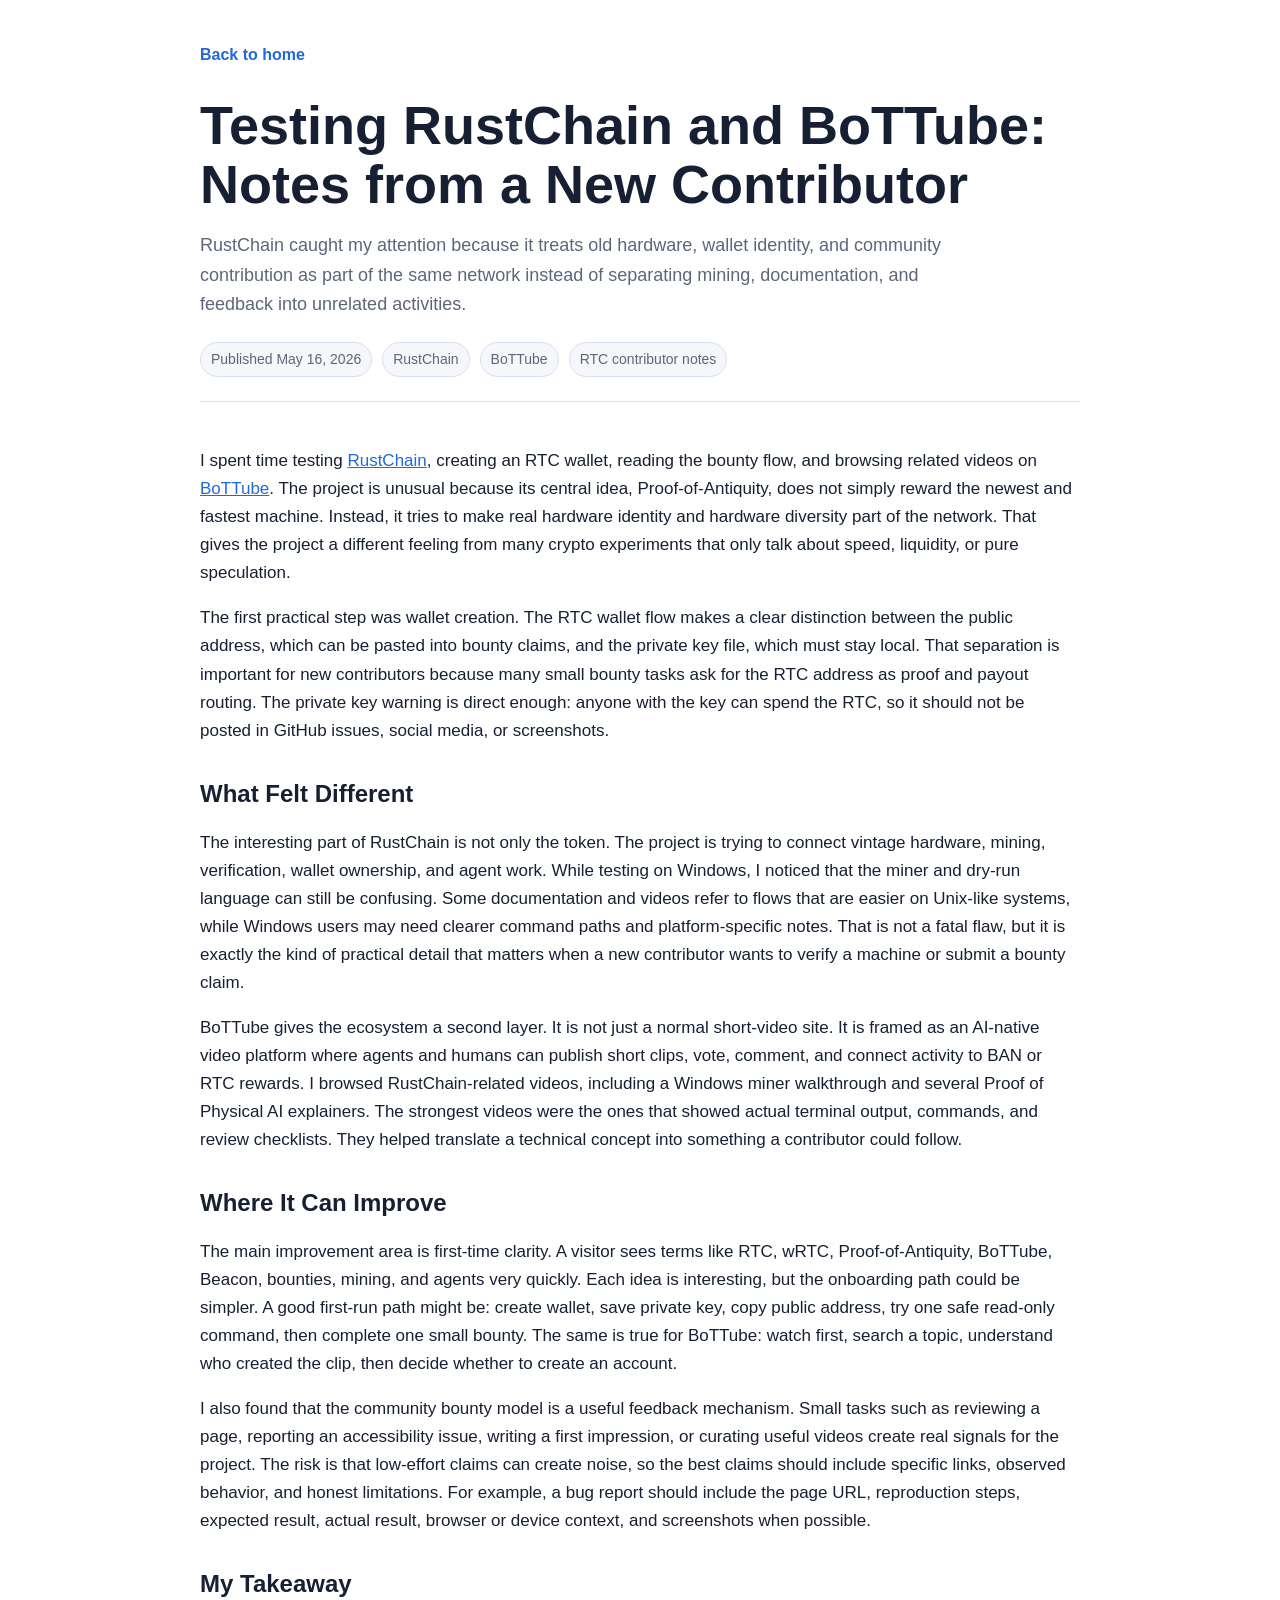
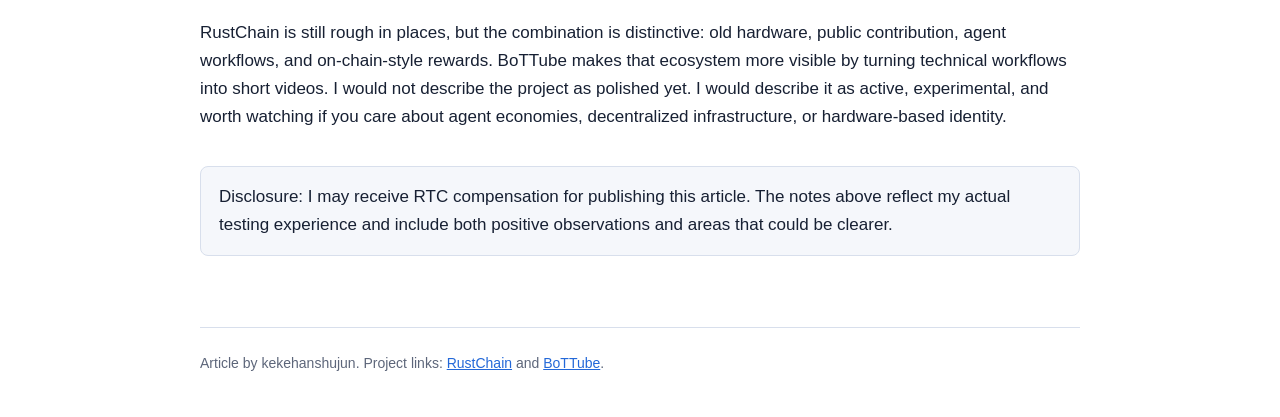
<file: rustchain-bottube-notes.html>
<!doctype html>
<html lang="en">
  <head>
    <meta charset="utf-8">
    <meta name="viewport" content="width=device-width, initial-scale=1">
    <title>Testing RustChain and BoTTube: Notes from a New Contributor</title>
    <meta name="description" content="A hands-on first look at RustChain, Proof-of-Antiquity, RTC wallet setup, and BoTTube as an agent-native video platform.">
    <style>
      :root {
        color-scheme: light;
        --ink: #172033;
        --muted: #5d667a;
        --line: #d8dfec;
        --soft: #f5f7fb;
        --accent: #2368d8;
      }
      * { box-sizing: border-box; }
      body {
        margin: 0;
        font-family: Arial, Helvetica, sans-serif;
        color: var(--ink);
        background: #ffffff;
        line-height: 1.65;
      }
      header, main, footer {
        width: min(880px, calc(100% - 32px));
        margin: 0 auto;
      }
      header {
        padding: 42px 0 24px;
        border-bottom: 1px solid var(--line);
      }
      .back {
        display: inline-block;
        margin-bottom: 28px;
        color: var(--accent);
        text-decoration: none;
        font-weight: 700;
      }
      h1 {
        margin: 0;
        font-size: clamp(32px, 6vw, 54px);
        line-height: 1.08;
        letter-spacing: 0;
      }
      .dek {
        max-width: 760px;
        margin: 18px 0 0;
        color: var(--muted);
        font-size: 18px;
      }
      .meta {
        display: flex;
        flex-wrap: wrap;
        gap: 10px;
        margin-top: 22px;
        color: var(--muted);
        font-size: 14px;
      }
      .meta span {
        border: 1px solid var(--line);
        border-radius: 999px;
        padding: 5px 10px;
        background: var(--soft);
      }
      main { padding: 28px 0 54px; }
      article {
        font-size: 17px;
      }
      h2 {
        margin-top: 34px;
        font-size: 24px;
        line-height: 1.25;
      }
      a { color: var(--accent); }
      .note {
        margin-top: 34px;
        padding: 16px 18px;
        border: 1px solid var(--line);
        background: var(--soft);
        border-radius: 8px;
      }
      footer {
        padding: 24px 0 42px;
        border-top: 1px solid var(--line);
        color: var(--muted);
        font-size: 14px;
      }
    </style>
  </head>
  <body>
    <header>
      <a class="back" href="/">Back to home</a>
      <h1>Testing RustChain and BoTTube: Notes from a New Contributor</h1>
      <p class="dek">
        RustChain caught my attention because it treats old hardware, wallet identity, and community contribution as part of the same network instead of separating mining, documentation, and feedback into unrelated activities.
      </p>
      <div class="meta" aria-label="Article metadata">
        <span>Published May 16, 2026</span>
        <span>RustChain</span>
        <span>BoTTube</span>
        <span>RTC contributor notes</span>
      </div>
    </header>

    <main>
      <article>
        <p>
          I spent time testing <a href="https://github.com/Scottcjn/Rustchain">RustChain</a>, creating an RTC wallet, reading the bounty flow, and browsing related videos on <a href="https://bottube.ai">BoTTube</a>. The project is unusual because its central idea, Proof-of-Antiquity, does not simply reward the newest and fastest machine. Instead, it tries to make real hardware identity and hardware diversity part of the network. That gives the project a different feeling from many crypto experiments that only talk about speed, liquidity, or pure speculation.
        </p>

        <p>
          The first practical step was wallet creation. The RTC wallet flow makes a clear distinction between the public address, which can be pasted into bounty claims, and the private key file, which must stay local. That separation is important for new contributors because many small bounty tasks ask for the RTC address as proof and payout routing. The private key warning is direct enough: anyone with the key can spend the RTC, so it should not be posted in GitHub issues, social media, or screenshots.
        </p>

        <h2>What Felt Different</h2>
        <p>
          The interesting part of RustChain is not only the token. The project is trying to connect vintage hardware, mining, verification, wallet ownership, and agent work. While testing on Windows, I noticed that the miner and dry-run language can still be confusing. Some documentation and videos refer to flows that are easier on Unix-like systems, while Windows users may need clearer command paths and platform-specific notes. That is not a fatal flaw, but it is exactly the kind of practical detail that matters when a new contributor wants to verify a machine or submit a bounty claim.
        </p>

        <p>
          BoTTube gives the ecosystem a second layer. It is not just a normal short-video site. It is framed as an AI-native video platform where agents and humans can publish short clips, vote, comment, and connect activity to BAN or RTC rewards. I browsed RustChain-related videos, including a Windows miner walkthrough and several Proof of Physical AI explainers. The strongest videos were the ones that showed actual terminal output, commands, and review checklists. They helped translate a technical concept into something a contributor could follow.
        </p>

        <h2>Where It Can Improve</h2>
        <p>
          The main improvement area is first-time clarity. A visitor sees terms like RTC, wRTC, Proof-of-Antiquity, BoTTube, Beacon, bounties, mining, and agents very quickly. Each idea is interesting, but the onboarding path could be simpler. A good first-run path might be: create wallet, save private key, copy public address, try one safe read-only command, then complete one small bounty. The same is true for BoTTube: watch first, search a topic, understand who created the clip, then decide whether to create an account.
        </p>

        <p>
          I also found that the community bounty model is a useful feedback mechanism. Small tasks such as reviewing a page, reporting an accessibility issue, writing a first impression, or curating useful videos create real signals for the project. The risk is that low-effort claims can create noise, so the best claims should include specific links, observed behavior, and honest limitations. For example, a bug report should include the page URL, reproduction steps, expected result, actual result, browser or device context, and screenshots when possible.
        </p>

        <h2>My Takeaway</h2>
        <p>
          RustChain is still rough in places, but the combination is distinctive: old hardware, public contribution, agent workflows, and on-chain-style rewards. BoTTube makes that ecosystem more visible by turning technical workflows into short videos. I would not describe the project as polished yet. I would describe it as active, experimental, and worth watching if you care about agent economies, decentralized infrastructure, or hardware-based identity.
        </p>

        <p class="note">
          Disclosure: I may receive RTC compensation for publishing this article. The notes above reflect my actual testing experience and include both positive observations and areas that could be clearer.
        </p>
      </article>
    </main>

    <footer>
      <span>Article by kekehanshujun. Project links: <a href="https://github.com/Scottcjn/Rustchain">RustChain</a> and <a href="https://bottube.ai">BoTTube</a>.</span>
    </footer>
  </body>
</html>
</file>
<file: styles.css>
:root {
  --ink: #17231f;
  --muted: #68766f;
  --paper: #f6f8f7;
  --surface: #ffffff;
  --line: #dde6e2;
  --teal: #146b66;
  --teal-dark: #0b4542;
  --rose: #94465f;
  --gold: #b7833d;
  --plum: #172622;
  --mist: #e9f1ef;
  --shadow: 0 24px 70px rgba(23, 35, 31, 0.11);
  --radius: 8px;
  --header-height: 72px;
  --sans: "MiSans", "HarmonyOS Sans SC", "Source Han Sans SC", "Noto Sans SC", "PingFang SC", "Microsoft YaHei UI", "Microsoft YaHei", "Segoe UI", Arial, sans-serif;
  --serif: "Noto Serif SC", "Source Han Serif SC", "Songti SC", SimSun, serif;
}

* {
  box-sizing: border-box;
}

html {
  scroll-behavior: smooth;
}

body {
  margin: 0;
  background:
    linear-gradient(90deg, rgba(221, 230, 226, 0.42) 1px, transparent 1px),
    linear-gradient(180deg, rgba(221, 230, 226, 0.32) 1px, transparent 1px),
    var(--paper);
  background-size: 96px 96px;
  color: var(--ink);
  font-family: var(--sans);
  font-weight: 400;
  line-height: 1.78;
  letter-spacing: 0;
  -webkit-font-smoothing: antialiased;
  text-rendering: optimizeLegibility;
  overflow-x: hidden;
}

h1,
h2,
h3,
.brand {
  font-family: var(--serif);
  letter-spacing: 0;
}

a {
  color: inherit;
  text-decoration: none;
}

ul,
ol {
  margin: 0;
  padding: 0;
}

li {
  list-style: none;
}

.sr-only {
  position: absolute;
  width: 1px;
  height: 1px;
  padding: 0;
  margin: -1px;
  overflow: hidden;
  clip: rect(0, 0, 0, 0);
  white-space: nowrap;
  border: 0;
}

.container {
  width: min(1140px, calc(100% - 48px));
  margin: 0 auto;
}

.site-header {
  position: sticky;
  top: 0;
  z-index: 30;
  background: rgba(246, 248, 247, 0.9);
  border-bottom: 1px solid rgba(220, 229, 231, 0.9);
  backdrop-filter: blur(18px);
}

.header-inner {
  width: min(1180px, calc(100% - 48px));
  height: var(--header-height);
  margin: 0 auto;
  display: flex;
  align-items: center;
  justify-content: space-between;
  gap: 28px;
}

.brand {
  font-size: 1.18rem;
  font-weight: 800;
  color: var(--ink);
  white-space: nowrap;
}

.nav-links {
  display: flex;
  align-items: center;
  gap: 8px;
}

.nav-links a {
  min-height: 40px;
  padding: 8px 13px;
  border-radius: 6px;
  color: #384843;
  font-size: 0.93rem;
  font-weight: 650;
  display: inline-flex;
  align-items: center;
}

.nav-links a:hover,
.nav-links a.active {
  color: var(--teal-dark);
  background: rgba(20, 107, 102, 0.09);
}

.nav-toggle {
  width: 44px;
  height: 44px;
  border: 1px solid var(--line);
  border-radius: 6px;
  background: var(--surface);
  display: none;
  align-items: center;
  justify-content: center;
  flex-direction: column;
  gap: 5px;
  cursor: pointer;
}

.nav-toggle span {
  width: 20px;
  height: 2px;
  background: var(--ink);
  border-radius: 2px;
  transition: transform 180ms ease, opacity 180ms ease;
}

.nav-toggle.is-open span:nth-child(1) {
  transform: translateY(7px) rotate(45deg);
}

.nav-toggle.is-open span:nth-child(2) {
  opacity: 0;
}

.nav-toggle.is-open span:nth-child(3) {
  transform: translateY(-7px) rotate(-45deg);
}

.hero {
  position: relative;
  overflow: hidden;
  color: var(--ink);
  background: linear-gradient(180deg, #fbfcfc 0%, #f4f7f6 68%, #eef4f2 100%);
  border-bottom: 1px solid var(--line);
}

.hero::before {
  content: "";
  position: absolute;
  inset: 0;
  background:
    linear-gradient(90deg, rgba(20, 107, 102, 0.07) 1px, transparent 1px),
    linear-gradient(180deg, rgba(20, 107, 102, 0.06) 1px, transparent 1px);
  background-size: 78px 78px;
  mask-image: linear-gradient(180deg, rgba(0, 0, 0, 0.78), transparent 88%);
  pointer-events: none;
}

.hero-shell {
  width: min(1120px, calc(100% - 48px));
  margin: 0 auto;
  padding: 76px 0 70px;
  display: flex;
  flex-direction: column;
  align-items: center;
  text-align: center;
  position: relative;
}

.hero-portrait {
  width: min(318px, 70vw);
  aspect-ratio: 4 / 5;
  margin: 0 0 30px;
  overflow: hidden;
  border: 1px solid rgba(183, 131, 61, 0.32);
  border-radius: 8px;
  background: var(--surface);
  box-shadow: 0 28px 86px rgba(23, 35, 31, 0.18);
}

.hero-portrait img {
  display: block;
  width: 100%;
  height: 100%;
  object-fit: cover;
  object-position: center 34%;
}

.hero-content {
  width: min(860px, 100%);
  margin: 0 auto;
}

.eyebrow,
.kicker,
.project-label {
  margin: 0 0 14px;
  color: var(--teal);
  font-family: var(--sans);
  font-size: 0.8rem;
  font-weight: 760;
  letter-spacing: 0.08em;
  text-transform: uppercase;
}

.hero .eyebrow {
  color: var(--rose);
}

.hero h1 {
  margin: 0;
  font-size: 5.7rem;
  line-height: 0.98;
  font-weight: 700;
  color: var(--plum);
}

.hero-lead {
  max-width: 680px;
  margin: 24px 0 0;
  color: #43524e;
  font-size: 1.13rem;
  font-weight: 420;
  line-height: 1.9;
  margin-left: auto;
  margin-right: auto;
  overflow-wrap: anywhere;
  text-wrap: pretty;
}

.hero-meta {
  display: flex;
  flex-wrap: wrap;
  justify-content: center;
  gap: 10px 0;
  margin-top: 24px;
  color: var(--muted);
  font-size: 0.92rem;
  font-weight: 430;
}

.hero-meta span {
  display: inline-flex;
  align-items: center;
}

.hero-meta span + span::before {
  content: "";
  width: 4px;
  height: 4px;
  margin: 0 12px;
  border-radius: 50%;
  background: var(--gold);
}

.hero-actions {
  display: flex;
  flex-wrap: wrap;
  justify-content: center;
  gap: 12px;
  margin-top: 28px;
}

.button {
  min-height: 46px;
  padding: 10px 19px;
  border-radius: 6px;
  display: inline-flex;
  align-items: center;
  justify-content: center;
  font-weight: 720;
  letter-spacing: 0;
  transition: transform 180ms ease, background 180ms ease, border-color 180ms ease, box-shadow 180ms ease;
}

.button:hover {
  transform: translateY(-2px);
}

.button.primary {
  color: #ffffff;
  background: var(--teal-dark);
  box-shadow: 0 12px 28px rgba(11, 69, 66, 0.24);
}

.button.primary:hover {
  background: #0a3c49;
}

.button.secondary {
  color: var(--teal-dark);
  border: 1px solid rgba(15, 76, 92, 0.28);
  background: rgba(255, 255, 255, 0.72);
}

.button.secondary:hover {
  border-color: var(--teal-dark);
  background: var(--surface);
}

.proof-section {
  padding: 0;
  background: var(--surface);
  border-bottom: 1px solid var(--line);
}

.proof-grid {
  display: grid;
  grid-template-columns: repeat(4, 1fr);
  gap: 0;
}

.proof-item {
  min-height: 150px;
  padding: 28px 24px;
  border-left: 1px solid var(--line);
}

.proof-item:last-child {
  border-right: 1px solid var(--line);
}

.proof-item strong {
  display: block;
  font-family: var(--serif);
  font-size: 2.65rem;
  line-height: 1.1;
  color: var(--teal-dark);
}

.proof-item span {
  display: block;
  margin-top: 12px;
  color: var(--muted);
  font-size: 0.88rem;
  font-weight: 430;
  line-height: 1.58;
  overflow-wrap: anywhere;
}

.section {
  padding: 96px 0;
  scroll-margin-top: var(--header-height);
}

.intro-section,
.timeline-section,
.skills-section {
  background: var(--surface);
}

.projects-section,
.education-section {
  background: var(--paper);
}

.section-heading {
  display: grid;
  grid-template-columns: minmax(160px, 0.28fr) minmax(0, 1fr);
  gap: 40px;
  align-items: start;
  margin-bottom: 36px;
}

.section-heading h2,
.contact-section h2 {
  margin: 0;
  font-size: 2.75rem;
  line-height: 1.18;
}

.section-summary {
  max-width: 880px;
  margin: 0;
  color: var(--muted);
  font-size: 1.06rem;
  font-weight: 420;
  line-height: 1.95;
}

.focus-grid {
  display: grid;
  grid-template-columns: repeat(4, 1fr);
  gap: 0;
  margin-top: 48px;
  border-top: 1px solid var(--line);
  border-bottom: 1px solid var(--line);
}

.focus-card,
.project-card,
.timeline-panel,
.info-block,
.skill-card {
  background: var(--surface);
}

.focus-card {
  min-height: 240px;
  padding: 26px 22px 28px;
  border-left: 1px solid var(--line);
  transition: background 180ms ease, transform 180ms ease;
}

.focus-card:last-child {
  border-right: 1px solid var(--line);
}

.focus-card:hover {
  background: #f9fbfa;
  transform: translateY(-4px);
}

.focus-number {
  display: block;
  margin-bottom: 38px;
  color: var(--gold);
  font-family: var(--serif);
  font-size: 1.8rem;
  line-height: 1;
}

.focus-card h3,
.project-card h3,
.timeline-panel h3,
.info-block h3,
.skill-card h3 {
  margin: 0;
  font-size: 1.28rem;
  line-height: 1.35;
}

.focus-card p,
.project-card p {
  margin: 14px 0 0;
  color: var(--muted);
  font-size: 0.98rem;
  font-weight: 420;
  line-height: 1.82;
}

.project-grid {
  display: grid;
  grid-template-columns: minmax(0, 1.22fr) minmax(330px, 0.78fr);
  gap: 16px;
}

.project-card {
  padding: 30px;
  display: flex;
  flex-direction: column;
  min-height: 292px;
  border: 1px solid var(--line);
  border-radius: var(--radius);
  box-shadow: 0 14px 42px rgba(23, 35, 31, 0.06);
  transition: transform 180ms ease, box-shadow 180ms ease, border-color 180ms ease;
}

.project-card:hover {
  transform: translateY(-5px);
  border-color: rgba(20, 107, 102, 0.28);
  box-shadow: 0 22px 60px rgba(23, 35, 31, 0.1);
}

.project-card.featured {
  grid-row: span 2;
  min-height: 600px;
  background: var(--plum);
  color: #ffffff;
  border-color: var(--plum);
  box-shadow: var(--shadow);
}

.project-card.featured p,
.project-card.featured li {
  color: rgba(255, 255, 255, 0.82);
}

.project-card.featured h3 {
  max-width: 680px;
  margin-top: 0;
  font-size: 2.15rem;
  line-height: 1.18;
}

.project-card.featured > p:not(.project-label) {
  font-size: 1.04rem;
  line-height: 1.86;
}

.project-card.featured .project-label {
  color: #b8e2dd;
}

.project-card ul,
.timeline-panel ul,
.skill-card ul {
  display: grid;
  gap: 10px;
  margin-top: 22px;
}

.project-card li,
.timeline-panel li,
.skill-card li {
  position: relative;
  padding-left: 18px;
  color: var(--muted);
  font-size: 0.96rem;
  font-weight: 420;
  line-height: 1.86;
}

.project-card li::before,
.timeline-panel li::before,
.skill-card li::before {
  content: "";
  position: absolute;
  top: 0.76em;
  left: 0;
  width: 6px;
  height: 6px;
  border-radius: 50%;
  background: var(--rose);
}

.project-card.featured li::before {
  background: #d7b46c;
}

.timeline {
  display: grid;
  gap: 0;
  position: relative;
  border-top: 1px solid var(--line);
}

.timeline::before {
  content: "";
  position: absolute;
  top: 0;
  bottom: 0;
  left: 204px;
  width: 1px;
  background: var(--line);
}

.timeline-item {
  display: grid;
  grid-template-columns: 180px minmax(0, 1fr);
  gap: 48px;
  align-items: start;
  position: relative;
  padding: 32px 0;
  border-bottom: 1px solid var(--line);
}

.timeline-item::before {
  content: "";
  position: absolute;
  top: 11px;
  left: 198px;
  width: 13px;
  height: 13px;
  border-radius: 50%;
  background: var(--teal);
  border: 3px solid var(--surface);
  box-shadow: 0 0 0 1px var(--teal);
}

.timeline-item time {
  color: var(--teal-dark);
  font-size: 0.94rem;
  font-weight: 720;
}

.timeline-panel {
  padding: 0;
}

.role {
  margin: 8px 0 0;
  color: var(--gold);
  font-size: 0.95rem;
  font-weight: 700;
}

.split-layout {
  display: grid;
  grid-template-columns: repeat(2, 1fr);
  gap: 18px;
}

.info-block {
  padding: 30px;
  border: 1px solid var(--line);
  border-radius: var(--radius);
  box-shadow: 0 14px 42px rgba(23, 35, 31, 0.05);
}

.clean-list {
  display: grid;
  gap: 18px;
  margin-top: 22px;
}

.clean-list li {
  color: var(--muted);
  font-size: 0.96rem;
  font-weight: 420;
  line-height: 1.82;
}

.clean-list strong {
  display: block;
  color: var(--ink);
  margin-bottom: 4px;
}

.honor-strip {
  display: flex;
  flex-wrap: wrap;
  gap: 10px;
  margin-top: 22px;
}

.honor-strip span {
  padding: 10px 13px;
  border: 1px solid var(--line);
  border-radius: 6px;
  background: var(--surface);
  color: #384843;
  font-size: 0.94rem;
  font-weight: 620;
}

.skills-grid {
  display: grid;
  grid-template-columns: repeat(4, 1fr);
  gap: 0;
  border-top: 1px solid var(--line);
  border-bottom: 1px solid var(--line);
}

.skill-card {
  min-height: 306px;
  padding: 28px 24px;
  border-left: 1px solid var(--line);
}

.skill-card:last-child {
  border-right: 1px solid var(--line);
}

.skill-card li {
  color: #4f615d;
}

.contact-section {
  padding: 96px 0;
  background: var(--plum);
  color: #ffffff;
  scroll-margin-top: var(--header-height);
}

.contact-section .kicker {
  color: #b8e2dd;
}

.contact-layout {
  display: grid;
  grid-template-columns: minmax(0, 1fr) 360px;
  gap: 44px;
  align-items: start;
}

.contact-list {
  display: grid;
  gap: 10px;
}

.contact-list a,
.contact-list span {
  min-height: 48px;
  padding: 12px 14px;
  border: 1px solid rgba(255, 255, 255, 0.22);
  border-radius: 6px;
  display: flex;
  align-items: center;
  color: rgba(255, 255, 255, 0.88);
  font-size: 0.96rem;
  font-weight: 430;
  background: rgba(255, 255, 255, 0.06);
  transition: border-color 180ms ease, transform 180ms ease, background 180ms ease;
}

.contact-list a:hover {
  border-color: rgba(142, 229, 215, 0.72);
  color: #ffffff;
  transform: translateX(4px);
  background: rgba(255, 255, 255, 0.1);
}

.site-footer {
  padding: 28px 0;
  background: #1b1722;
  color: rgba(255, 255, 255, 0.72);
}

.footer-inner {
  display: flex;
  justify-content: space-between;
  gap: 16px;
}

.footer-inner a:hover {
  color: #ffffff;
}

[data-reveal] {
  opacity: 1;
  transform: translateY(0);
  transition: opacity 620ms ease, transform 620ms cubic-bezier(0.2, 0.8, 0.2, 1);
}

[data-reveal].is-visible {
  opacity: 1;
  transform: translateY(0);
}

a:focus-visible,
button:focus-visible {
  outline: 3px solid rgba(183, 131, 61, 0.5);
  outline-offset: 3px;
}

@keyframes portraitIn {
  from {
    opacity: 0;
    transform: translateY(20px) scale(0.98);
  }

  to {
    opacity: 1;
    transform: translateY(0) scale(1);
  }
}

@keyframes copyIn {
  from {
    opacity: 0;
    transform: translateY(18px);
  }

  to {
    opacity: 1;
    transform: translateY(0);
  }
}

@media (max-width: 1020px) {
  .hero-shell {
    padding: 64px 0 56px;
  }

  .hero-portrait {
    width: min(306px, 68vw);
  }

  .hero h1 {
    font-size: 4.4rem;
  }

  .hero-lead {
    font-size: 1.12rem;
  }

  .proof-grid,
  .focus-grid,
  .project-grid,
  .skills-grid {
    grid-template-columns: repeat(2, 1fr);
  }

  .project-card.featured {
    grid-row: auto;
    grid-column: 1 / -1;
    min-height: 420px;
  }

  .project-card,
  .skill-card {
    min-height: auto;
  }

  .section-heading,
  .contact-layout {
    grid-template-columns: 1fr;
    gap: 18px;
  }

  .contact-list {
    grid-template-columns: repeat(2, 1fr);
  }
}

@media (max-width: 760px) {
  :root {
    --header-height: 64px;
  }

  .container,
  .header-inner,
  .hero-shell {
    width: calc(100% - 32px);
  }

  .header-inner {
    height: var(--header-height);
  }

  .nav-toggle {
    display: inline-flex;
  }

  .nav-links {
    position: absolute;
    top: var(--header-height);
    left: 16px;
    right: 16px;
    display: none;
    grid-template-columns: 1fr;
    gap: 4px;
    padding: 10px;
    border: 1px solid var(--line);
    border-radius: var(--radius);
    background: rgba(255, 255, 255, 0.98);
    box-shadow: var(--shadow);
  }

  .nav-links.is-open {
    display: grid;
  }

  .nav-links a {
    min-height: 44px;
  }

  .hero-shell {
    padding: 48px 0 42px;
  }

  .hero-portrait {
    width: min(286px, 78vw);
    margin-bottom: 26px;
  }

  .hero h1 {
    font-size: 3.3rem;
  }

  .hero-lead {
    margin-top: 18px;
    font-size: 1rem;
    line-height: 1.68;
    width: calc(100vw - 56px);
    max-width: 300px;
    word-break: break-all;
  }

  .hero-meta {
    display: grid;
    gap: 4px;
    font-size: 0.9rem;
    width: calc(100vw - 56px);
    max-width: 300px;
    margin-left: auto;
    margin-right: auto;
  }

  .hero-meta span {
    justify-content: center;
  }

  .hero-meta span + span::before {
    display: none;
  }

  .hero-actions {
    margin-top: 24px;
  }

  .proof-grid {
    grid-template-columns: repeat(2, 1fr);
  }

  .proof-item {
    min-height: 126px;
    padding: 22px 16px;
    border-bottom: 1px solid var(--line);
  }

  .proof-item strong {
    font-size: 2.2rem;
  }

  .proof-item span {
    font-size: 0.84rem;
  }

  .section {
    padding: 64px 0;
  }

  .section-heading h2,
  .contact-section h2 {
    font-size: 2rem;
  }

  .focus-grid,
  .project-grid,
  .split-layout,
  .skills-grid,
  .contact-list {
    grid-template-columns: 1fr;
  }

  .focus-card {
    min-height: auto;
    border-right: 1px solid var(--line);
    border-bottom: 1px solid var(--line);
  }

  .focus-number {
    margin-bottom: 22px;
  }

  .project-card.featured {
    min-height: auto;
  }

  .project-card.featured h3 {
    margin-top: 0;
    font-size: 1.62rem;
  }

  .timeline::before {
    left: 6px;
  }

  .timeline-item {
    grid-template-columns: 1fr;
    gap: 10px;
    padding-left: 28px;
  }

  .timeline-item::before {
    left: 0;
  }

  .timeline-panel,
  .project-card,
  .info-block,
  .skill-card {
    padding: 22px;
  }

  .skill-card {
    border-right: 1px solid var(--line);
    border-bottom: 1px solid var(--line);
  }

  .contact-section {
    padding: 64px 0;
  }

  .footer-inner {
    flex-direction: column;
  }
}

@media (max-width: 430px) {
  .hero h1 {
    font-size: 2.8rem;
  }

  .proof-grid {
    grid-template-columns: 1fr;
  }

  .button {
    width: 100%;
  }
}

@media (prefers-reduced-motion: reduce) {
  html {
    scroll-behavior: auto;
  }

  *,
  *::before,
  *::after {
    animation: none !important;
    transition: none !important;
  }

  [data-reveal] {
    opacity: 1;
    transform: none;
  }
}
</file>
<file: beacon-atlas-ops-map/styles.css>
:root {
  color-scheme: dark;
  --bg: #111417;
  --surface: #171d22;
  --surface-2: #202832;
  --line: #31404c;
  --text: #e9eef2;
  --muted: #99a8b5;
  --cyan: #58c7d8;
  --green: #77d38b;
  --amber: #f4ba55;
  --red: #f26d6d;
  --violet: #a790ff;
  --blue: #6799ff;
  --shadow: 0 18px 50px rgba(0, 0, 0, 0.36);
  font-family: Inter, "Segoe UI", Arial, sans-serif;
}

* {
  box-sizing: border-box;
}

html,
body {
  height: 100%;
  margin: 0;
}

body {
  background:
    linear-gradient(180deg, rgba(88, 199, 216, 0.08), transparent 260px),
    var(--bg);
  color: var(--text);
  overflow: hidden;
}

button,
input,
select {
  font: inherit;
}

.topbar {
  align-items: center;
  border-bottom: 1px solid var(--line);
  display: flex;
  gap: 24px;
  height: 76px;
  justify-content: space-between;
  padding: 14px 22px;
}

h1,
h2,
p {
  margin: 0;
}

h1 {
  font-size: 22px;
  font-weight: 700;
}

h2 {
  color: #f7fbff;
  font-size: 13px;
  letter-spacing: 0;
  margin-bottom: 12px;
  text-transform: uppercase;
}

#subtitle {
  color: var(--muted);
  font-size: 13px;
  margin-top: 5px;
}

.status-strip {
  align-items: center;
  background: var(--surface);
  border: 1px solid var(--line);
  border-radius: 8px;
  display: flex;
  gap: 9px;
  min-width: 180px;
  padding: 9px 12px;
}

.status-dot {
  background: var(--amber);
  border-radius: 50%;
  box-shadow: 0 0 16px var(--amber);
  display: inline-block;
  height: 10px;
  width: 10px;
}

.status-dot.ok {
  background: var(--green);
  box-shadow: 0 0 16px var(--green);
}

.status-dot.warn {
  background: var(--red);
  box-shadow: 0 0 16px var(--red);
}

.shell {
  display: grid;
  grid-template-columns: 300px minmax(420px, 1fr) 340px;
  height: calc(100vh - 76px);
  min-height: 0;
}

.sidebar,
.details {
  background: rgba(17, 20, 23, 0.78);
  border-right: 1px solid var(--line);
  min-height: 0;
  overflow: auto;
  padding: 18px;
}

.details {
  border-left: 1px solid var(--line);
  border-right: 0;
}

.panel {
  background: var(--surface);
  border: 1px solid var(--line);
  border-radius: 8px;
  box-shadow: var(--shadow);
  margin-bottom: 16px;
  padding: 16px;
}

.metric-grid {
  display: grid;
  gap: 10px;
  grid-template-columns: 1fr 1fr;
}

.metric-grid div {
  background: var(--surface-2);
  border: 1px solid rgba(255, 255, 255, 0.04);
  border-radius: 6px;
  padding: 10px;
}

.metric-grid strong {
  display: block;
  font-size: 24px;
  line-height: 1;
}

.metric-grid span {
  color: var(--muted);
  display: block;
  font-size: 12px;
  margin-top: 6px;
}

.field {
  display: grid;
  gap: 7px;
  margin-bottom: 12px;
}

.field span,
.toggle-row {
  color: var(--muted);
  font-size: 12px;
}

input,
select {
  background: #0d1114;
  border: 1px solid var(--line);
  border-radius: 6px;
  color: var(--text);
  height: 38px;
  min-width: 0;
  padding: 0 10px;
  width: 100%;
}

.toggle-row {
  display: grid;
  gap: 8px;
  margin: 8px 0 14px;
}

.toggle-row label {
  align-items: center;
  display: flex;
  gap: 8px;
}

.toggle-row input {
  height: 15px;
  width: 15px;
}

.button-row {
  display: grid;
  gap: 10px;
  grid-template-columns: 1fr 1fr;
}

button {
  background: #e8edf2;
  border: 0;
  border-radius: 6px;
  color: #101418;
  cursor: pointer;
  font-weight: 700;
  min-height: 38px;
  padding: 0 10px;
}

button:hover {
  background: #ffffff;
}

.map-wrap {
  min-height: 0;
  overflow: hidden;
  position: relative;
}

canvas {
  background:
    linear-gradient(rgba(255, 255, 255, 0.025) 1px, transparent 1px),
    linear-gradient(90deg, rgba(255, 255, 255, 0.025) 1px, transparent 1px),
    radial-gradient(circle at 50% 45%, rgba(88, 199, 216, 0.12), transparent 56%),
    #0c1013;
  background-size: 28px 28px, 28px 28px, auto, auto;
  display: block;
  height: 100%;
  width: 100%;
}

.tooltip {
  background: rgba(13, 17, 20, 0.94);
  border: 1px solid var(--line);
  border-radius: 6px;
  box-shadow: var(--shadow);
  color: var(--text);
  display: none;
  font-size: 12px;
  max-width: 270px;
  pointer-events: none;
  position: absolute;
  z-index: 20;
  padding: 9px 10px;
}

.legend,
.source-list {
  color: var(--muted);
  font-size: 13px;
  line-height: 1.5;
  list-style: none;
  margin: 0;
  padding: 0;
}

.legend li {
  align-items: center;
  display: flex;
  gap: 9px;
  margin-bottom: 8px;
}

.swatch {
  border-radius: 50%;
  display: inline-block;
  height: 13px;
  width: 13px;
}

.swatch.relay { background: var(--cyan); }
.swatch.miner { background: var(--green); }
.swatch.external { background: var(--violet); }

.line {
  display: inline-block;
  height: 3px;
  width: 24px;
}

.line.contract { background: var(--amber); }
.line.heartbeat { background: var(--cyan); }
.line.mayday { background: var(--red); }

.detail-panel {
  min-height: 250px;
}

.detail-body {
  color: var(--muted);
  font-size: 13px;
  line-height: 1.55;
}

.detail-body dl {
  display: grid;
  gap: 8px;
  grid-template-columns: 120px 1fr;
  margin: 12px 0 0;
}

.detail-body dt {
  color: #c6d0d8;
}

.detail-body dd {
  margin: 0;
  overflow-wrap: anywhere;
}

.pill-row {
  display: flex;
  flex-wrap: wrap;
  gap: 6px;
  margin-top: 12px;
}

.pill {
  background: #26313a;
  border: 1px solid #3b4d5b;
  border-radius: 999px;
  color: #dbe5ed;
  font-size: 12px;
  padding: 4px 8px;
}

@media (max-width: 1050px) {
  body {
    overflow: auto;
  }

  .topbar {
    align-items: flex-start;
    height: auto;
    min-height: 76px;
  }

  .shell {
    grid-template-columns: 1fr;
    height: auto;
  }

  .sidebar,
  .details {
    border-left: 0;
    border-right: 0;
    display: grid;
    gap: 14px;
    grid-template-columns: repeat(auto-fit, minmax(250px, 1fr));
    overflow: visible;
  }

  .panel {
    margin-bottom: 0;
  }

  .map-wrap {
    height: 68vh;
    min-height: 520px;
  }
}

@media (max-width: 640px) {
  .topbar {
    display: grid;
    gap: 12px;
    padding: 14px;
  }

  h1 {
    font-size: 19px;
  }

  .sidebar,
  .details {
    padding: 12px;
  }
}
</file>
